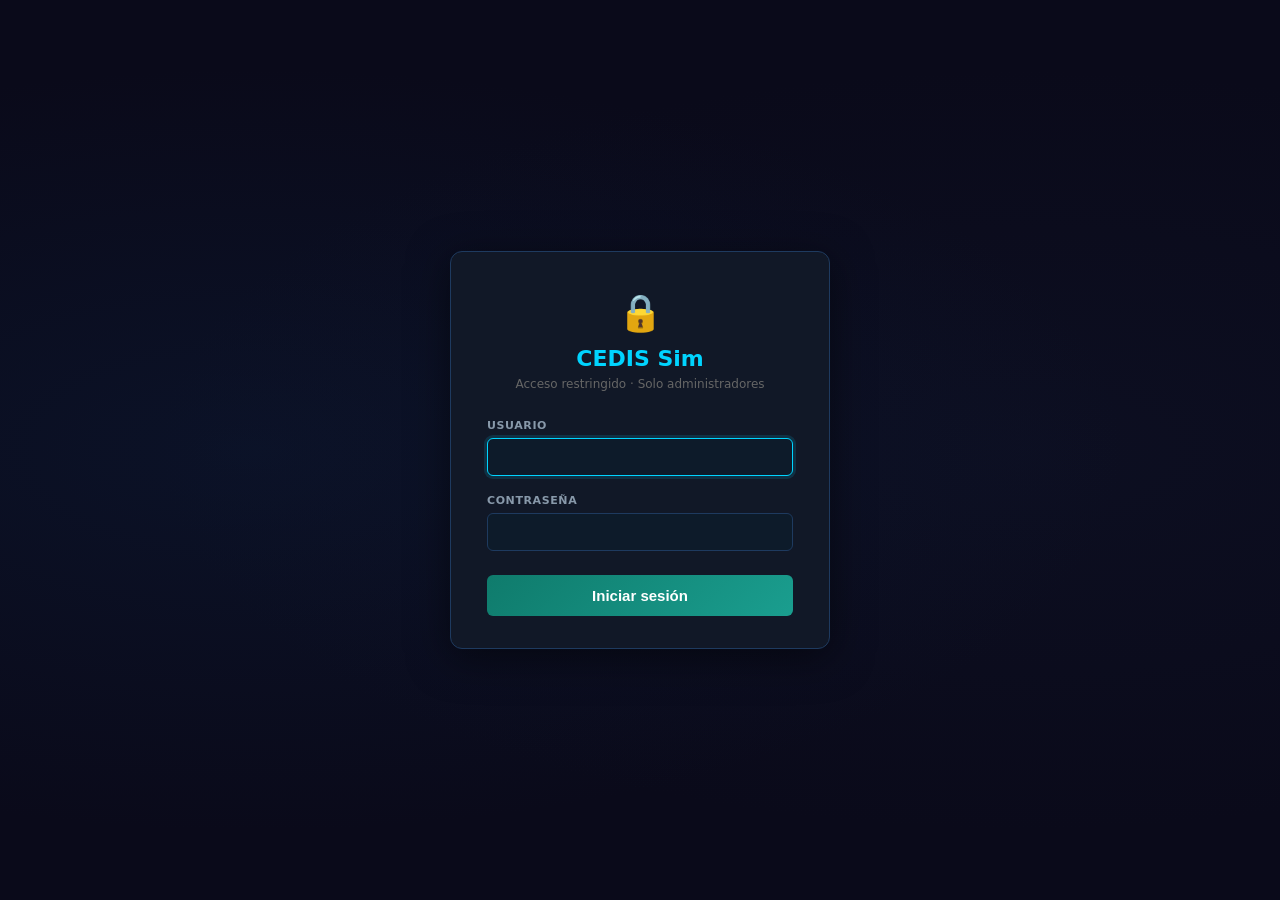
<file: frontend/login.html>
<!DOCTYPE html>
<html lang="es">
<head>
  <meta charset="UTF-8" />
  <meta name="viewport" content="width=device-width, initial-scale=1.0" />
  <title>CEDIS Sim · Login</title>
  <style>
    * { margin: 0; padding: 0; box-sizing: border-box; }
    body {
      font-family: 'Segoe UI', system-ui, -apple-system, sans-serif;
      background: #0a0a1a;
      color: #e0e0e0;
      min-height: 100vh;
      display: flex;
      align-items: center;
      justify-content: center;
      background-image:
        radial-gradient(ellipse at 20% 50%, #0d224255 0%, transparent 60%),
        radial-gradient(ellipse at 80% 50%, #16213e33 0%, transparent 60%);
    }
    .login-card {
      background: #111827;
      border: 1px solid #1e3a5f;
      border-radius: 12px;
      padding: 40px 36px 32px;
      width: 380px;
      box-shadow: 0 8px 40px #00000080;
    }
    .login-card h1 {
      text-align: center;
      font-size: 22px;
      color: #00d4ff;
      margin-bottom: 6px;
    }
    .login-card .subtitle {
      text-align: center;
      font-size: 12px;
      color: #666;
      margin-bottom: 28px;
    }
    .form-group {
      margin-bottom: 18px;
    }
    .form-group label {
      display: block;
      font-size: 11px;
      font-weight: 600;
      color: #8899aa;
      text-transform: uppercase;
      letter-spacing: 0.6px;
      margin-bottom: 6px;
    }
    .form-group input {
      width: 100%;
      padding: 10px 14px;
      background: #0d1b2a;
      border: 1px solid #1e3a5f;
      border-radius: 6px;
      color: #e0e0e0;
      font-size: 14px;
      outline: none;
      transition: border-color 0.2s, box-shadow 0.2s;
    }
    .form-group input:focus {
      border-color: #00d4ff;
      box-shadow: 0 0 0 3px #00d4ff22;
    }
    .btn-login {
      width: 100%;
      padding: 12px;
      background: linear-gradient(135deg, #0f7b6c, #1a9e8f);
      border: none;
      border-radius: 6px;
      color: #fff;
      font-size: 15px;
      font-weight: 600;
      cursor: pointer;
      transition: opacity 0.2s;
      margin-top: 6px;
    }
    .btn-login:hover { opacity: 0.88; }
    .error-msg {
      background: #ff525222;
      border: 1px solid #ff525255;
      color: #ff5252;
      padding: 8px 12px;
      border-radius: 6px;
      font-size: 12px;
      text-align: center;
      margin-bottom: 18px;
    }
    .lock-icon {
      text-align: center;
      font-size: 36px;
      margin-bottom: 12px;
    }
  </style>
</head>
<body>
  <div class="login-card">
    <div class="lock-icon">🔒</div>
    <h1>CEDIS Sim</h1>
    <p class="subtitle">Acceso restringido · Solo administradores</p>

    <div id="errorBox" class="error-msg" style="display:none;">
      Usuario o contraseña incorrectos
    </div>

    <form action="/login" method="POST">
      <div class="form-group">
        <label for="username">Usuario</label>
        <input type="text" id="username" name="username" autocomplete="username" required autofocus />
      </div>
      <div class="form-group">
        <label for="password">Contraseña</label>
        <input type="password" id="password" name="password" autocomplete="current-password" required />
      </div>
      <button type="submit" class="btn-login">Iniciar sesión</button>
    </form>


  </div>

  <script>
    // Mostrar error si viene de un intento fallido
    if (new URLSearchParams(window.location.search).get('error')) {
      document.getElementById('errorBox').style.display = 'block';
    }
  </script>
</body>
</html>
</file>
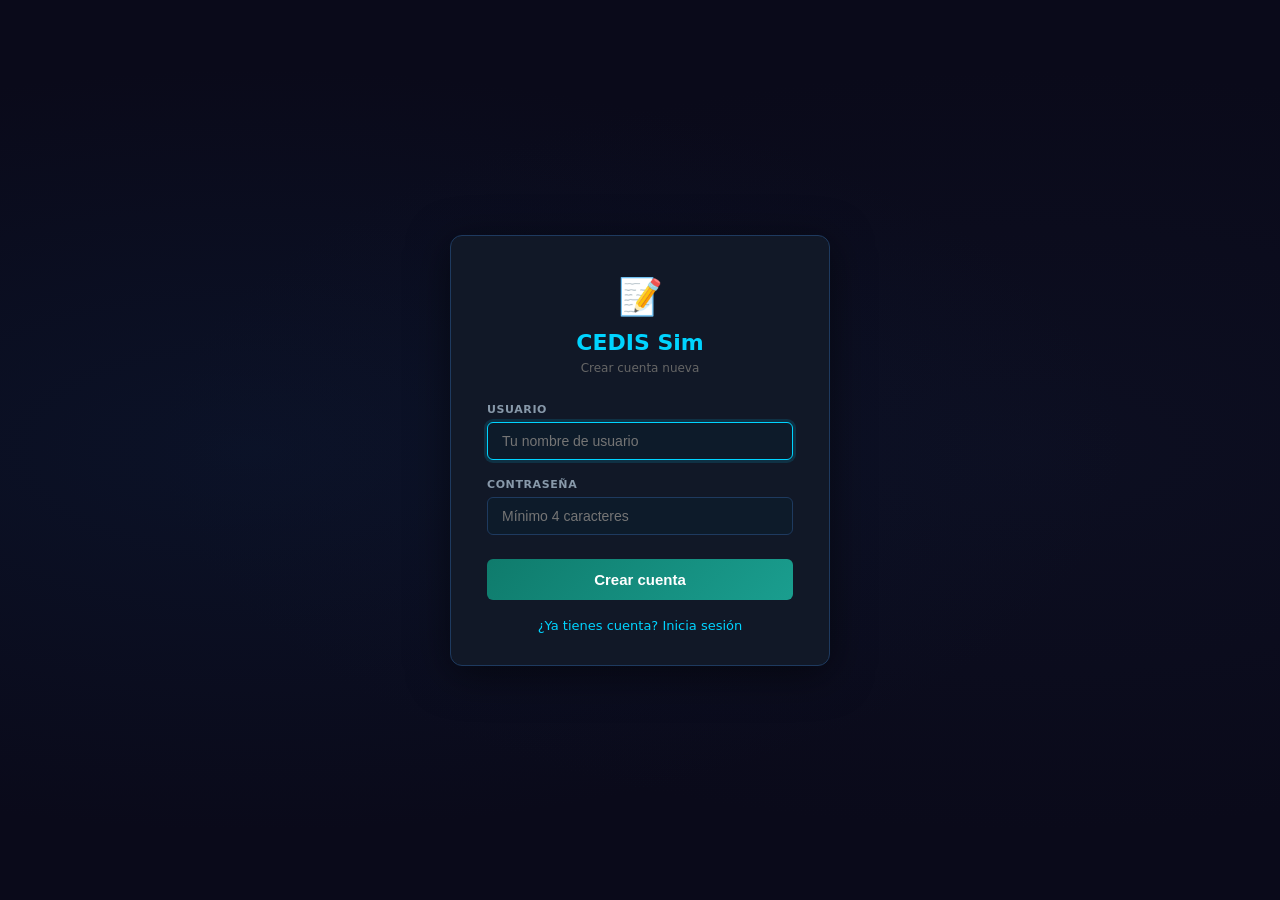
<file: frontend/register.html>
<!DOCTYPE html>
<html lang="es">
<head>
  <meta charset="UTF-8" />
  <meta name="viewport" content="width=device-width, initial-scale=1.0" />
  <title>CEDIS Sim · Registro</title>
  <style>
    * { margin: 0; padding: 0; box-sizing: border-box; }
    body {
      font-family: 'Segoe UI', system-ui, -apple-system, sans-serif;
      background: #0a0a1a;
      color: #e0e0e0;
      min-height: 100vh;
      display: flex;
      align-items: center;
      justify-content: center;
      background-image:
        radial-gradient(ellipse at 20% 50%, #0d224255 0%, transparent 60%),
        radial-gradient(ellipse at 80% 50%, #16213e33 0%, transparent 60%);
    }
    .login-card {
      background: #111827;
      border: 1px solid #1e3a5f;
      border-radius: 12px;
      padding: 40px 36px 32px;
      width: 380px;
      box-shadow: 0 8px 40px #00000080;
    }
    .login-card h1 {
      text-align: center;
      font-size: 22px;
      color: #00d4ff;
      margin-bottom: 6px;
    }
    .login-card .subtitle {
      text-align: center;
      font-size: 12px;
      color: #666;
      margin-bottom: 28px;
    }
    .form-group {
      margin-bottom: 18px;
    }
    .form-group label {
      display: block;
      font-size: 11px;
      font-weight: 600;
      color: #8899aa;
      text-transform: uppercase;
      letter-spacing: 0.6px;
      margin-bottom: 6px;
    }
    .form-group input {
      width: 100%;
      padding: 10px 14px;
      background: #0d1b2a;
      border: 1px solid #1e3a5f;
      border-radius: 6px;
      color: #e0e0e0;
      font-size: 14px;
      outline: none;
      transition: border-color 0.2s, box-shadow 0.2s;
    }
    .form-group input:focus {
      border-color: #00d4ff;
      box-shadow: 0 0 0 3px #00d4ff22;
    }
    .btn-register {
      width: 100%;
      padding: 12px;
      background: linear-gradient(135deg, #0f7b6c, #1a9e8f);
      border: none;
      border-radius: 6px;
      color: #fff;
      font-size: 15px;
      font-weight: 600;
      cursor: pointer;
      transition: opacity 0.2s;
      margin-top: 6px;
    }
    .btn-register:hover { opacity: 0.88; }
    .error-msg {
      background: #ff525222;
      border: 1px solid #ff525255;
      color: #ff5252;
      padding: 8px 12px;
      border-radius: 6px;
      font-size: 12px;
      text-align: center;
      margin-bottom: 18px;
    }
    .lock-icon {
      text-align: center;
      font-size: 36px;
      margin-bottom: 12px;
    }
    .link-login {
      display: block;
      text-align: center;
      margin-top: 18px;
      color: #00d4ff;
      font-size: 13px;
      text-decoration: none;
    }
    .link-login:hover { text-decoration: underline; }
  </style>
</head>
<body>
  <div class="login-card">
    <div class="lock-icon">📝</div>
    <h1>CEDIS Sim</h1>
    <p class="subtitle">Crear cuenta nueva</p>

    <div id="errorBox" class="error-msg" style="display:none;"></div>

    <form action="/register" method="POST">
      <div class="form-group">
        <label for="username">Usuario</label>
        <input type="text" id="username" name="username" placeholder="Tu nombre de usuario" autocomplete="username" required autofocus />
      </div>
      <div class="form-group">
        <label for="password">Contraseña</label>
        <input type="password" id="password" name="password" placeholder="Mínimo 4 caracteres" autocomplete="new-password" required minlength="4" />
      </div>
      <button type="submit" class="btn-register">Crear cuenta</button>
    </form>

    <a href="/login" class="link-login">¿Ya tienes cuenta? Inicia sesión</a>
  </div>

  <script>
    const params = new URLSearchParams(window.location.search);
    const err = params.get('error');
    if (err) {
      const box = document.getElementById('errorBox');
      const msgs = {
        validacion: 'El usuario no puede estar vacío y la contraseña debe tener al menos 4 caracteres.',
        existe: 'Ese nombre de usuario ya está registrado.',
        servidor: 'Error del servidor. Intenta de nuevo.',
      };
      box.textContent = msgs[err] || 'Error desconocido.';
      box.style.display = 'block';
    }
  </script>
</body>
</html>
</file>
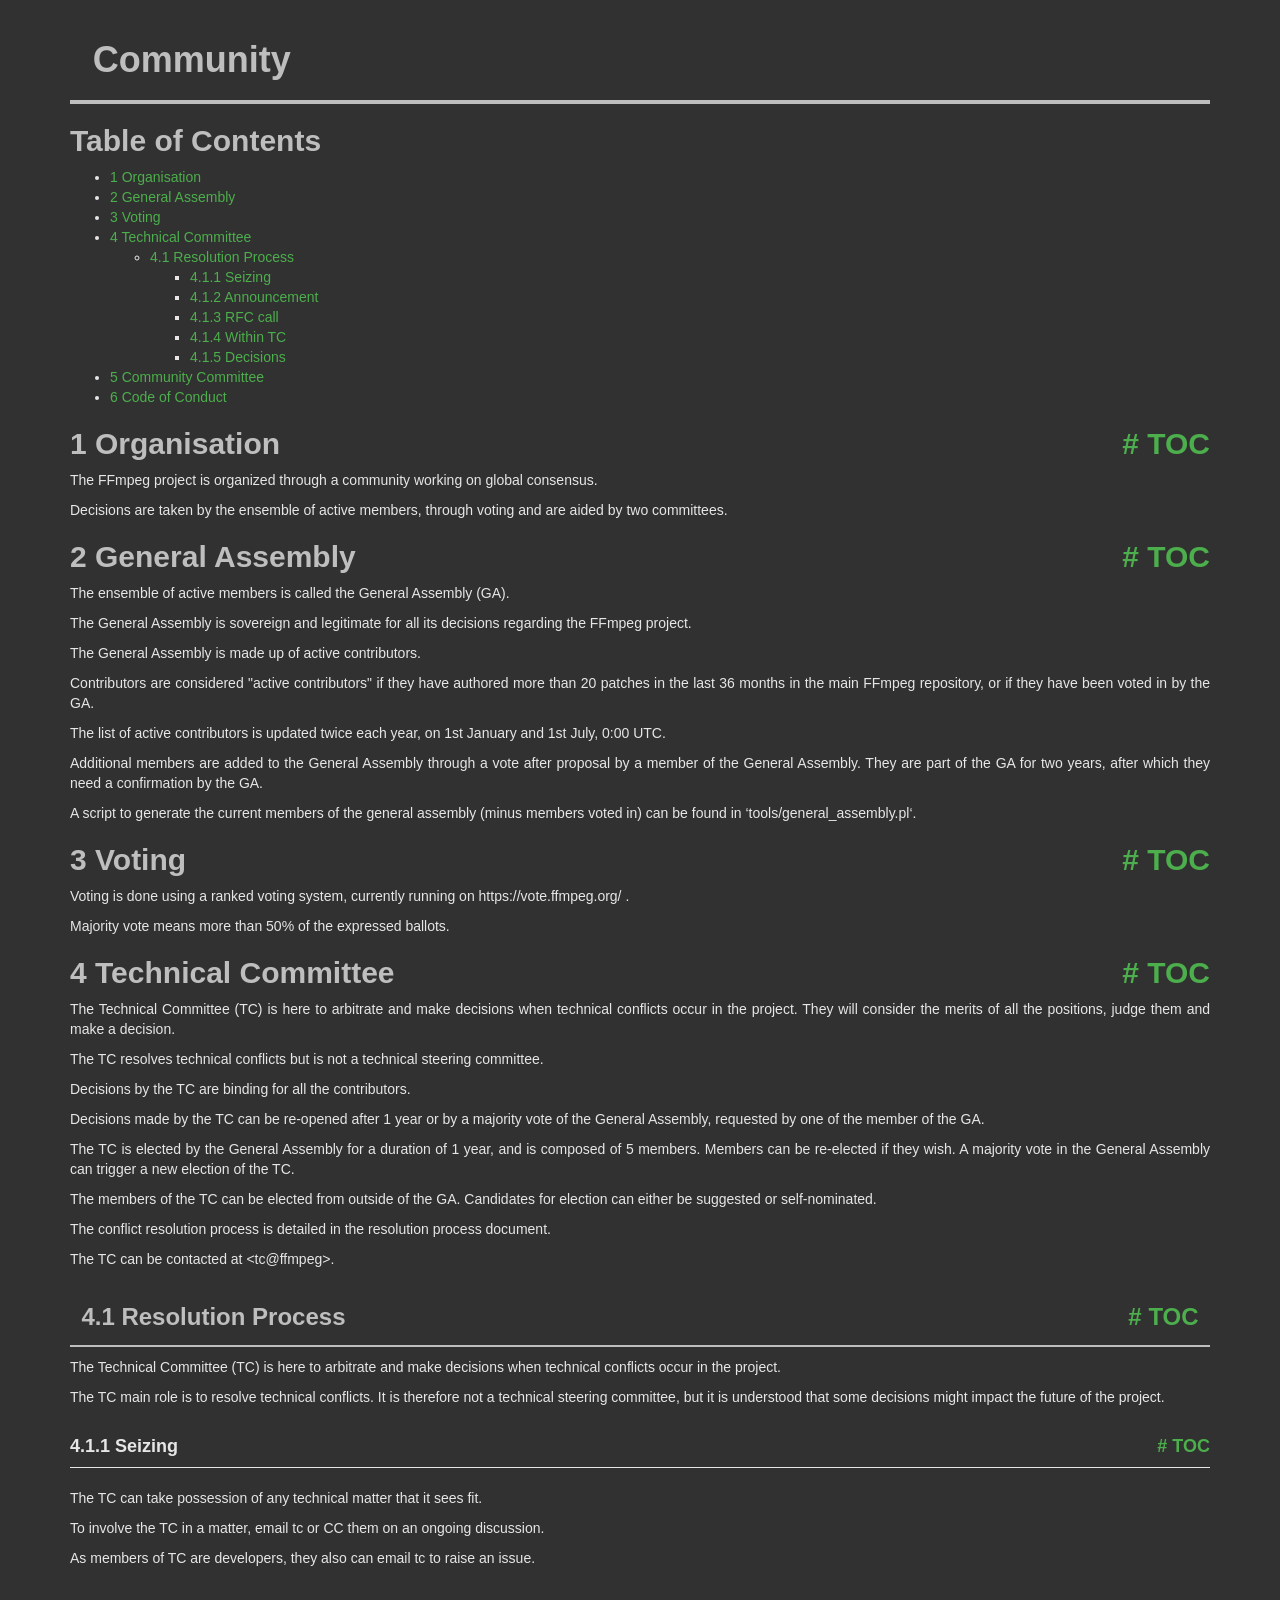
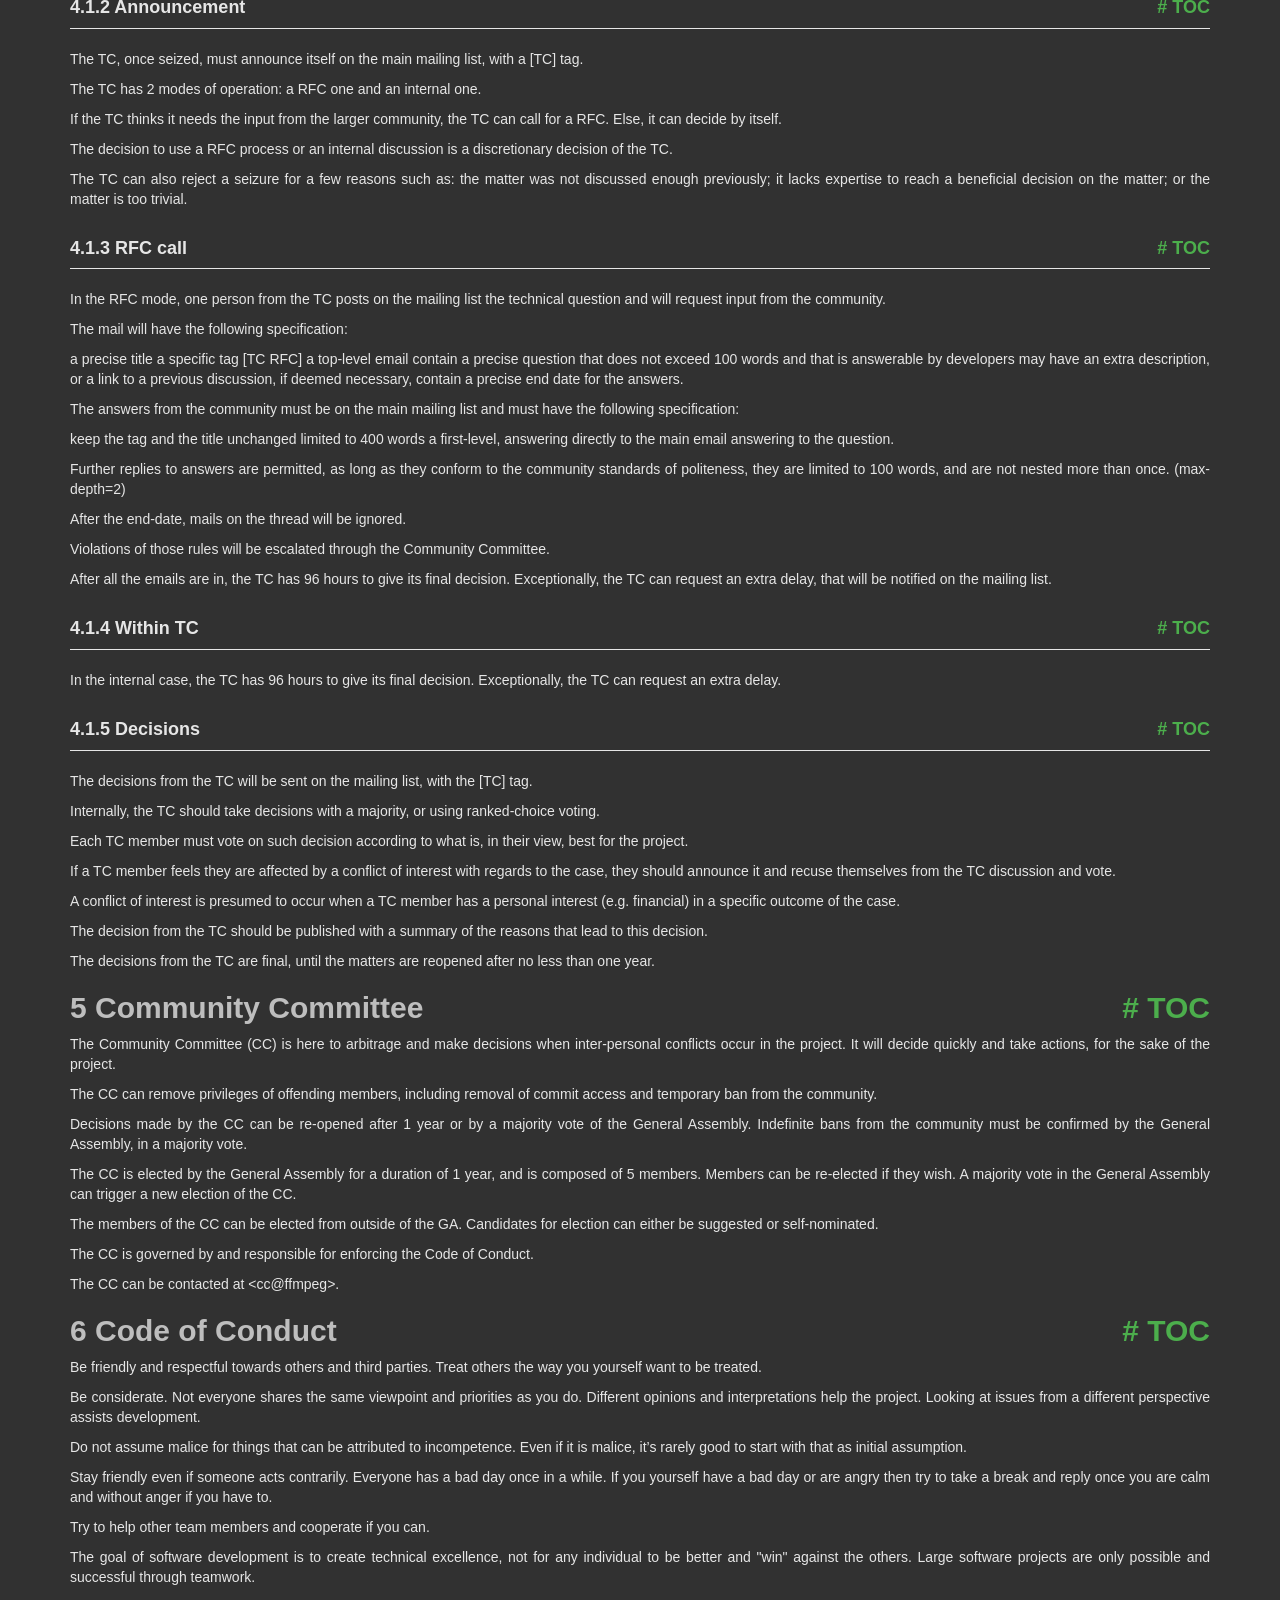
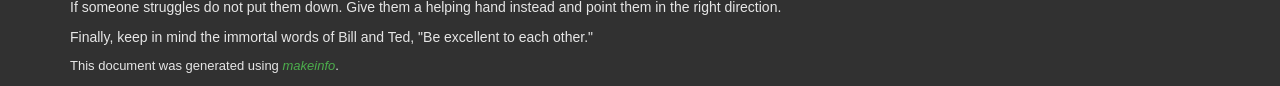
<file: ffmpeg-8.0.1-essentials_build/doc/community.html>
<!DOCTYPE html PUBLIC "-//W3C//DTD HTML 4.01 Transitional//EN" "http://www.w3.org/TR/html4/loose.dtd">
<html>
<!-- Created by GNU Texinfo 7.2, https://www.gnu.org/software/texinfo/ -->
  <head>
    <meta charset="utf-8">
    <title>
      Community
    </title>
    <meta name="viewport" content="width=device-width,initial-scale=1.0">
    <link rel="stylesheet" type="text/css" href="bootstrap.min.css">
    <link rel="stylesheet" type="text/css" href="style.min.css">
  </head>
  <body>
    <div class="container">
      <h1>
      Community
      </h1>


<a name="SEC_Top"></a>

<div class="region-contents" id="SEC_Contents">
<h2 class="contents-heading">Table of Contents</h2>

<div class="contents">

<ul class="toc-numbered-mark">
  <li><a id="toc-Organisation" href="#Organisation-1">1 Organisation</a></li>
  <li><a id="toc-General-Assembly" href="#General-Assembly-1">2 General Assembly</a></li>
  <li><a id="toc-Voting" href="#Voting-1">3 Voting</a></li>
  <li><a id="toc-Technical-Committee" href="#Technical-Committee-1">4 Technical Committee</a>
  <ul class="toc-numbered-mark">
    <li><a id="toc-Resolution-Process" href="#Resolution-Process-1">4.1 Resolution Process</a>
    <ul class="toc-numbered-mark">
      <li><a id="toc-Seizing" href="#Seizing">4.1.1 Seizing</a></li>
      <li><a id="toc-Announcement" href="#Announcement">4.1.2 Announcement</a></li>
      <li><a id="toc-RFC-call" href="#RFC-call">4.1.3 RFC call</a></li>
      <li><a id="toc-Within-TC" href="#Within-TC">4.1.4 Within TC</a></li>
      <li><a id="toc-Decisions" href="#Decisions">4.1.5 Decisions</a></li>
    </ul></li>
  </ul></li>
  <li><a id="toc-Community-Committee" href="#Community-Committee-1">5 Community Committee</a></li>
  <li><a id="toc-Code-of-Conduct" href="#Code-of-Conduct-1">6 Code of Conduct</a></li>
</ul>
</div>
</div>

<a class="anchor" id="Organisation"></a><a name="Organisation-1"></a>
<h2 class="chapter">1 Organisation<span class="pull-right"><a class="anchor hidden-xs" href="#Organisation" aria-hidden="true">#</a> <a class="anchor hidden-xs"href="#toc-Organisation" aria-hidden="true">TOC</a></span></h2>

<p>The FFmpeg project is organized through a community working on global consensus.
</p>
<p>Decisions are taken by the ensemble of active members, through voting and are aided by two committees.
</p>
<a class="anchor" id="General-Assembly"></a><a name="General-Assembly-1"></a>
<h2 class="chapter">2 General Assembly<span class="pull-right"><a class="anchor hidden-xs" href="#General-Assembly" aria-hidden="true">#</a> <a class="anchor hidden-xs"href="#toc-General-Assembly" aria-hidden="true">TOC</a></span></h2>

<p>The ensemble of active members is called the General Assembly (GA).
</p>
<p>The General Assembly is sovereign and legitimate for all its decisions regarding the FFmpeg project.
</p>
<p>The General Assembly is made up of active contributors.
</p>
<p>Contributors are considered &quot;active contributors&quot; if they have authored more than 20 patches in the last 36 months in the main FFmpeg repository, or if they have been voted in by the GA.
</p>
<p>The list of active contributors is updated twice each year, on 1st January and 1st July, 0:00 UTC.
</p>
<p>Additional members are added to the General Assembly through a vote after proposal by a member of the General Assembly. They are part of the GA for two years, after which they need a confirmation by the GA.
</p>
<p>A script to generate the current members of the general assembly (minus members voted in) can be found in &lsquo;tools/general_assembly.pl&lsquo;.
</p>
<a class="anchor" id="Voting"></a><a name="Voting-1"></a>
<h2 class="chapter">3 Voting<span class="pull-right"><a class="anchor hidden-xs" href="#Voting" aria-hidden="true">#</a> <a class="anchor hidden-xs"href="#toc-Voting" aria-hidden="true">TOC</a></span></h2>

<p>Voting is done using a ranked voting system, currently running on https://vote.ffmpeg.org/ .
</p>
<p>Majority vote means more than 50% of the expressed ballots.
</p>
<a class="anchor" id="Technical-Committee"></a><a name="Technical-Committee-1"></a>
<h2 class="chapter">4 Technical Committee<span class="pull-right"><a class="anchor hidden-xs" href="#Technical-Committee" aria-hidden="true">#</a> <a class="anchor hidden-xs"href="#toc-Technical-Committee" aria-hidden="true">TOC</a></span></h2>

<p>The Technical Committee (TC) is here to arbitrate and make decisions when technical conflicts occur in the project. They will consider the merits of all the positions, judge them and make a decision.
</p>
<p>The TC resolves technical conflicts but is not a technical steering committee.
</p>
<p>Decisions by the TC are binding for all the contributors.
</p>
<p>Decisions made by the TC can be re-opened after 1 year or by a majority vote of the General Assembly, requested by one of the member of the GA.
</p>
<p>The TC is elected by the General Assembly for a duration of 1 year, and is composed of 5 members. Members can be re-elected if they wish. A majority vote in the General Assembly can trigger a new election of the TC.
</p>
<p>The members of the TC can be elected from outside of the GA. Candidates for election can either be suggested or self-nominated.
</p>
<p>The conflict resolution process is detailed in the resolution process document.
</p>
<p>The TC can be contacted at &lt;tc@ffmpeg&gt;.
</p>
<a class="anchor" id="Resolution-Process"></a><a name="Resolution-Process-1"></a>
<h3 class="section">4.1 Resolution Process<span class="pull-right"><a class="anchor hidden-xs" href="#Resolution-Process" aria-hidden="true">#</a> <a class="anchor hidden-xs"href="#toc-Resolution-Process" aria-hidden="true">TOC</a></span></h3>

<p>The Technical Committee (TC) is here to arbitrate and make decisions when technical conflicts occur in the project.
</p>
<p>The TC main role is to resolve technical conflicts. It is therefore not a technical steering committee, but it is understood that some decisions might impact the future of the project.
</p>
<a name="Seizing"></a>
<h4 class="subsection">4.1.1 Seizing<span class="pull-right"><a class="anchor hidden-xs" href="#Seizing" aria-hidden="true">#</a> <a class="anchor hidden-xs"href="#toc-Seizing" aria-hidden="true">TOC</a></span></h4>

<p>The TC can take possession of any technical matter that it sees fit.
</p>
<p>To involve the TC in a matter, email tc&nbsp;or CC them on an ongoing discussion.
</p>
<p>As members of TC are developers, they also can email tc&nbsp;to raise an issue.
</p><a name="Announcement"></a>
<h4 class="subsection">4.1.2 Announcement<span class="pull-right"><a class="anchor hidden-xs" href="#Announcement" aria-hidden="true">#</a> <a class="anchor hidden-xs"href="#toc-Announcement" aria-hidden="true">TOC</a></span></h4>

<p>The TC, once seized, must announce itself on the main mailing list, with a [TC] tag.
</p>
<p>The TC has 2 modes of operation: a RFC one and an internal one.
</p>
<p>If the TC thinks it needs the input from the larger community, the TC can call for a RFC. Else, it can decide by itself.
</p>
<p>The decision to use a RFC process or an internal discussion is a discretionary decision of the TC.
</p>
<p>The TC can also reject a seizure for a few reasons such as: the matter was not discussed enough previously; it lacks expertise to reach a beneficial decision on the matter; or the matter is too trivial.
</p><a name="RFC-call"></a>
<h4 class="subsection">4.1.3 RFC call<span class="pull-right"><a class="anchor hidden-xs" href="#RFC-call" aria-hidden="true">#</a> <a class="anchor hidden-xs"href="#toc-RFC-call" aria-hidden="true">TOC</a></span></h4>

<p>In the RFC mode, one person from the TC posts on the mailing list the technical question and will request input from the community.
</p>
<p>The mail will have the following specification:
</p>
<p>a precise title
    a specific tag [TC RFC]
    a top-level email
    contain a precise question that does not exceed 100 words and that is answerable by developers
    may have an extra description, or a link to a previous discussion, if deemed necessary,
    contain a precise end date for the answers.
</p>
<p>The answers from the community must be on the main mailing list and must have the following specification:
</p>
<p>keep the tag and the title unchanged
    limited to 400 words
    a first-level, answering directly to the main email
    answering to the question.
</p>
<p>Further replies to answers are permitted, as long as they conform to the community standards of politeness, they are limited to 100 words, and are not nested more than once. (max-depth=2)
</p>
<p>After the end-date, mails on the thread will be ignored.
</p>
<p>Violations of those rules will be escalated through the Community Committee.
</p>
<p>After all the emails are in, the TC has 96 hours to give its final decision. Exceptionally, the TC can request an extra delay, that will be notified on the mailing list.
</p><a name="Within-TC"></a>
<h4 class="subsection">4.1.4 Within TC<span class="pull-right"><a class="anchor hidden-xs" href="#Within-TC" aria-hidden="true">#</a> <a class="anchor hidden-xs"href="#toc-Within-TC" aria-hidden="true">TOC</a></span></h4>

<p>In the internal case, the TC has 96 hours to give its final decision. Exceptionally, the TC can request an extra delay.
</p><a name="Decisions"></a>
<h4 class="subsection">4.1.5 Decisions<span class="pull-right"><a class="anchor hidden-xs" href="#Decisions" aria-hidden="true">#</a> <a class="anchor hidden-xs"href="#toc-Decisions" aria-hidden="true">TOC</a></span></h4>

<p>The decisions from the TC will be sent on the mailing list, with the [TC] tag.
</p>
<p>Internally, the TC should take decisions with a majority, or using ranked-choice voting.
</p>
<p>Each TC member must vote on such decision according to what is, in their view, best for the project.
</p>
<p>If a TC member feels they are affected by a conflict of interest with regards to the case, they should announce it and recuse themselves from the TC
discussion and vote.
</p>
<p>A conflict of interest is presumed to occur when a TC member has a personal interest (e.g. financial) in a specific outcome of the case.
</p>
<p>The decision from the TC should be published with a summary of the reasons that lead to this decision.
</p>
<p>The decisions from the TC are final, until the matters are reopened after no less than one year.
</p>
<a class="anchor" id="Community-Committee"></a><a name="Community-Committee-1"></a>
<h2 class="chapter">5 Community Committee<span class="pull-right"><a class="anchor hidden-xs" href="#Community-Committee" aria-hidden="true">#</a> <a class="anchor hidden-xs"href="#toc-Community-Committee" aria-hidden="true">TOC</a></span></h2>

<p>The Community Committee (CC) is here to arbitrage and make decisions when inter-personal conflicts occur in the project. It will decide quickly and take actions, for the sake of the project.
</p>
<p>The CC can remove privileges of offending members, including removal of commit access and temporary ban from the community.
</p>
<p>Decisions made by the CC can be re-opened after 1 year or by a majority vote of the General Assembly. Indefinite bans from the community must be confirmed by the General Assembly, in a majority vote.
</p>
<p>The CC is elected by the General Assembly for a duration of 1 year, and is composed of 5 members. Members can be re-elected if they wish. A majority vote in the General Assembly can trigger a new election of the CC.
</p>
<p>The members of the CC can be elected from outside of the GA. Candidates for election can either be suggested or self-nominated.
</p>
<p>The CC is governed by and responsible for enforcing the Code of Conduct.
</p>
<p>The CC can be contacted at &lt;cc@ffmpeg&gt;.
</p>
<a class="anchor" id="Code-of-Conduct"></a><a name="Code-of-Conduct-1"></a>
<h2 class="chapter">6 Code of Conduct<span class="pull-right"><a class="anchor hidden-xs" href="#Code-of-Conduct" aria-hidden="true">#</a> <a class="anchor hidden-xs"href="#toc-Code-of-Conduct" aria-hidden="true">TOC</a></span></h2>

<p>Be friendly and respectful towards others and third parties.
Treat others the way you yourself want to be treated.
</p>
<p>Be considerate. Not everyone shares the same viewpoint and priorities as you do.
Different opinions and interpretations help the project.
Looking at issues from a different perspective assists development.
</p>
<p>Do not assume malice for things that can be attributed to incompetence. Even if
it is malice, it&rsquo;s rarely good to start with that as initial assumption.
</p>
<p>Stay friendly even if someone acts contrarily. Everyone has a bad day
once in a while.
If you yourself have a bad day or are angry then try to take a break and reply
once you are calm and without anger if you have to.
</p>
<p>Try to help other team members and cooperate if you can.
</p>
<p>The goal of software development is to create technical excellence, not for any
individual to be better and &quot;win&quot; against the others. Large software projects
are only possible and successful through teamwork.
</p>
<p>If someone struggles do not put them down. Give them a helping hand
instead and point them in the right direction.
</p>
<p>Finally, keep in mind the immortal words of Bill and Ted,
&quot;Be excellent to each other.&quot;
</p>
      <p style="font-size: small;">
        This document was generated using <a class="uref" href="https://www.gnu.org/software/texinfo/"><em class="emph">makeinfo</em></a>.
      </p>
    </div>
  </body>
</html>
</file>
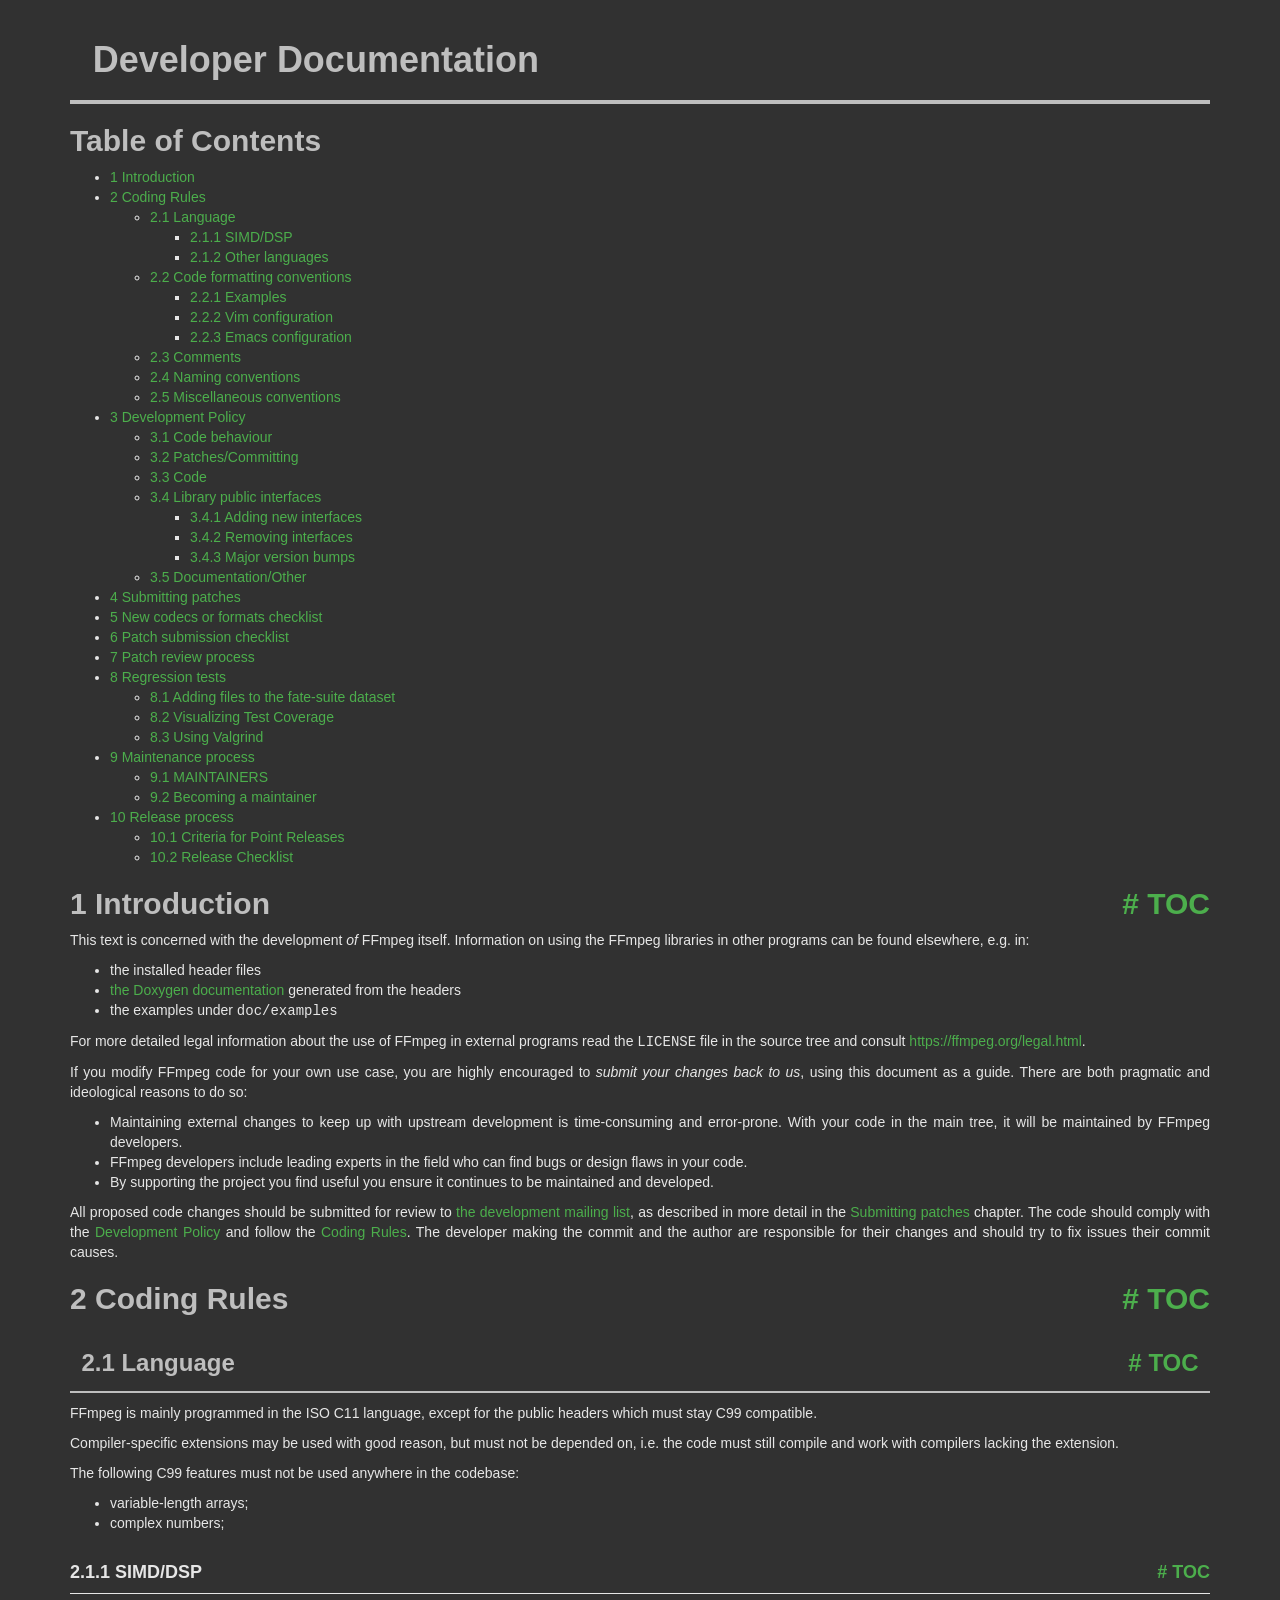
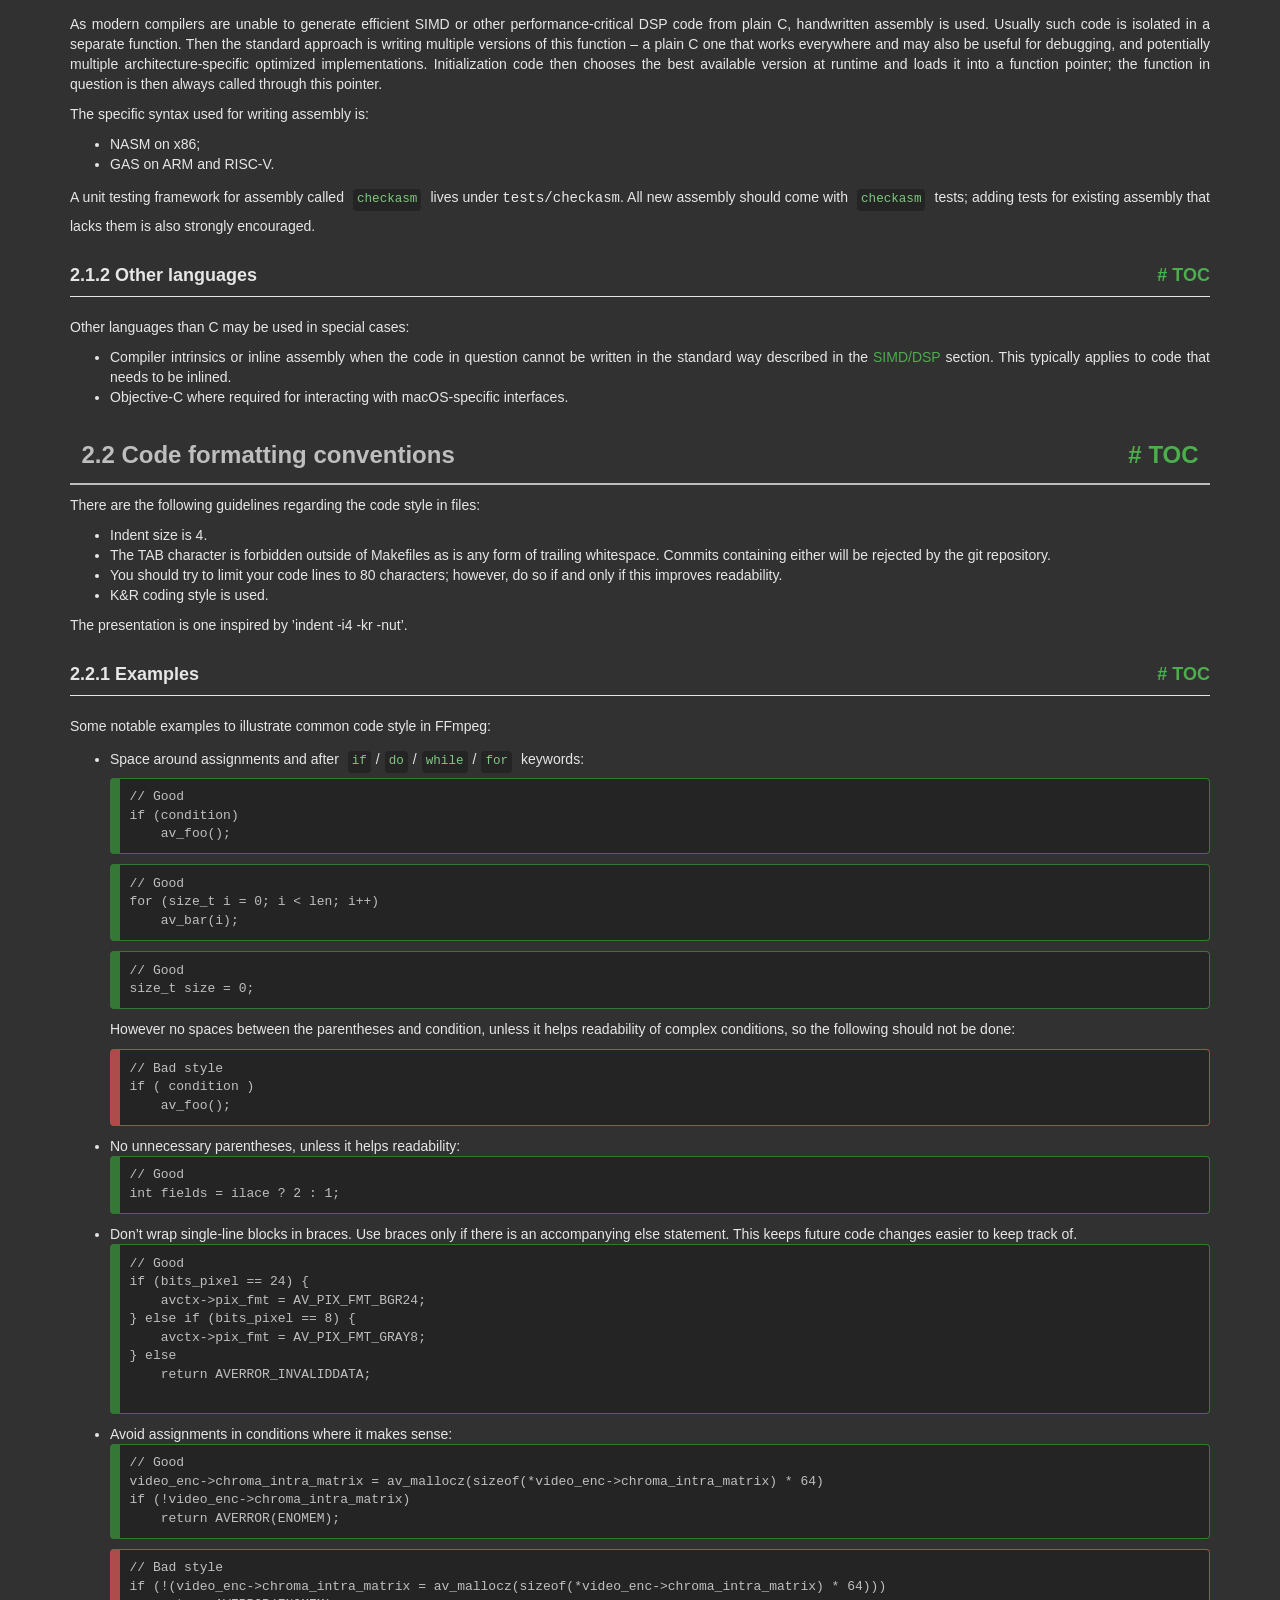
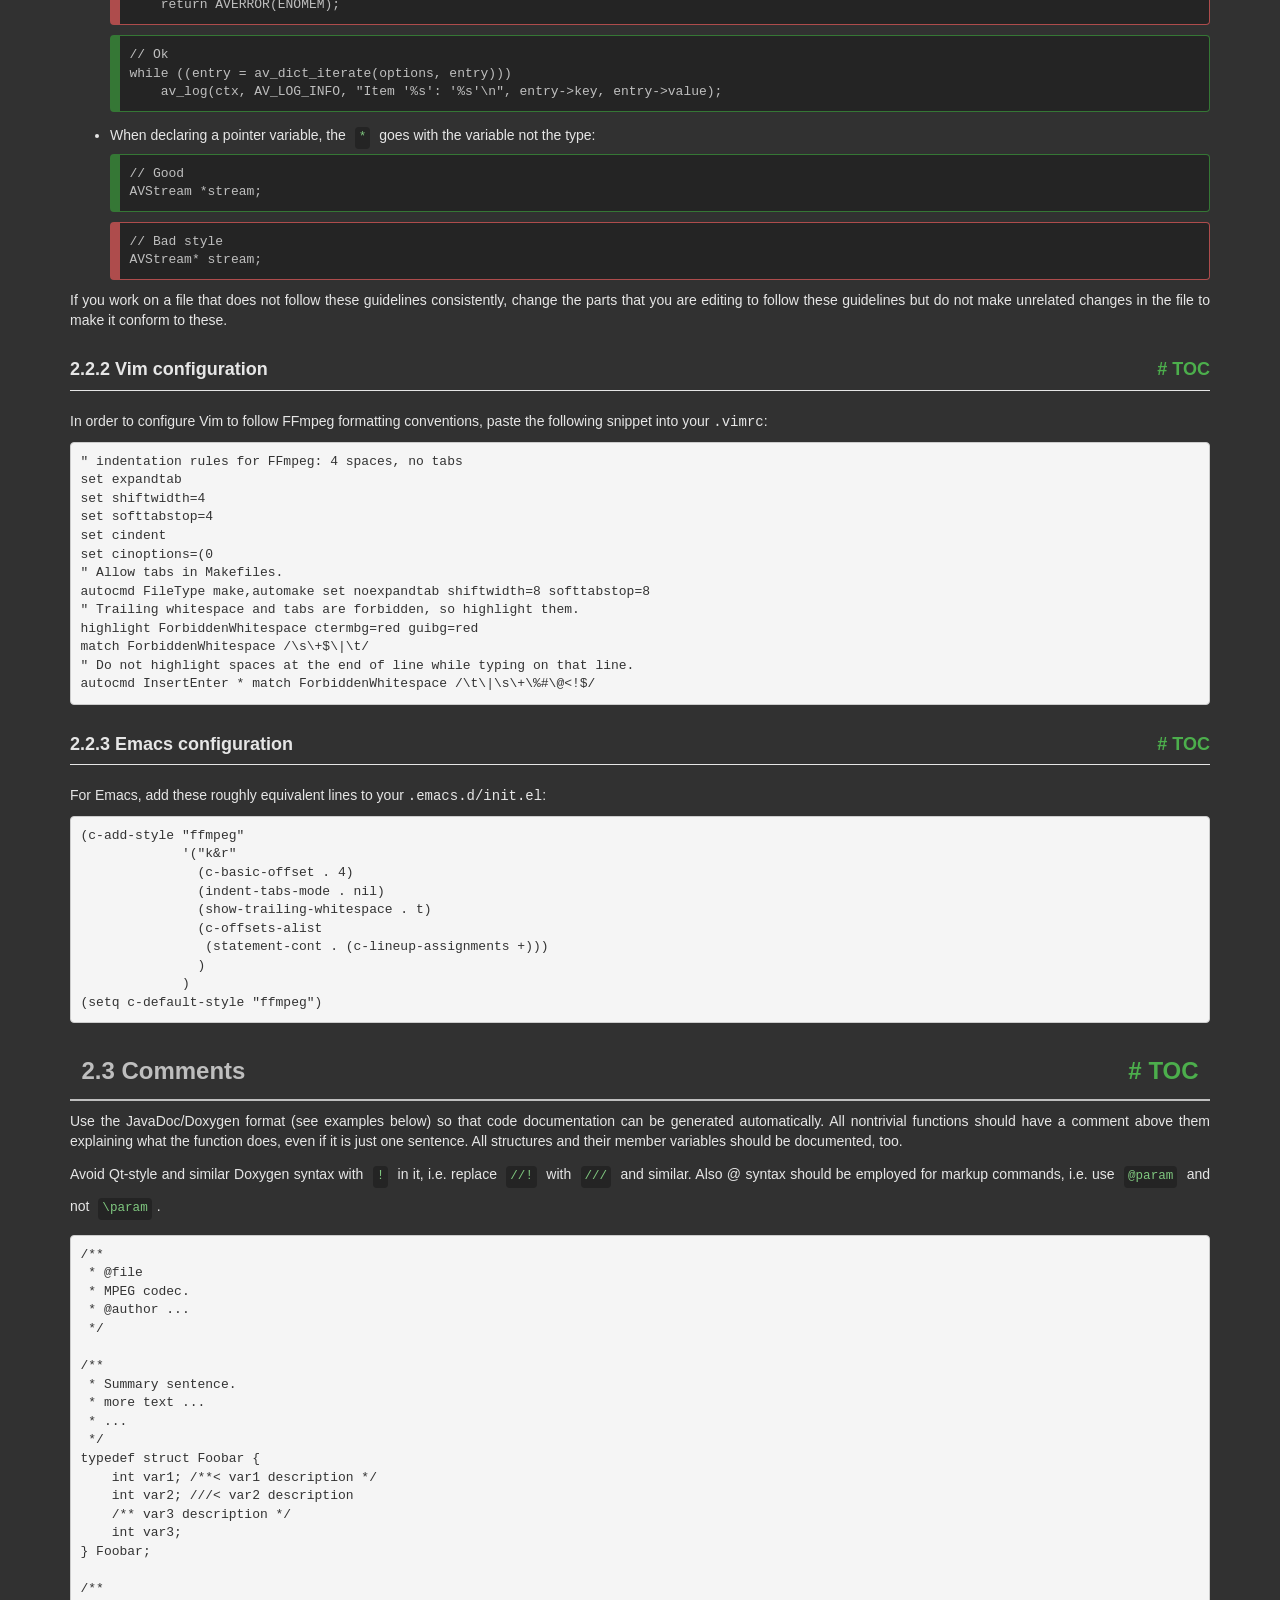
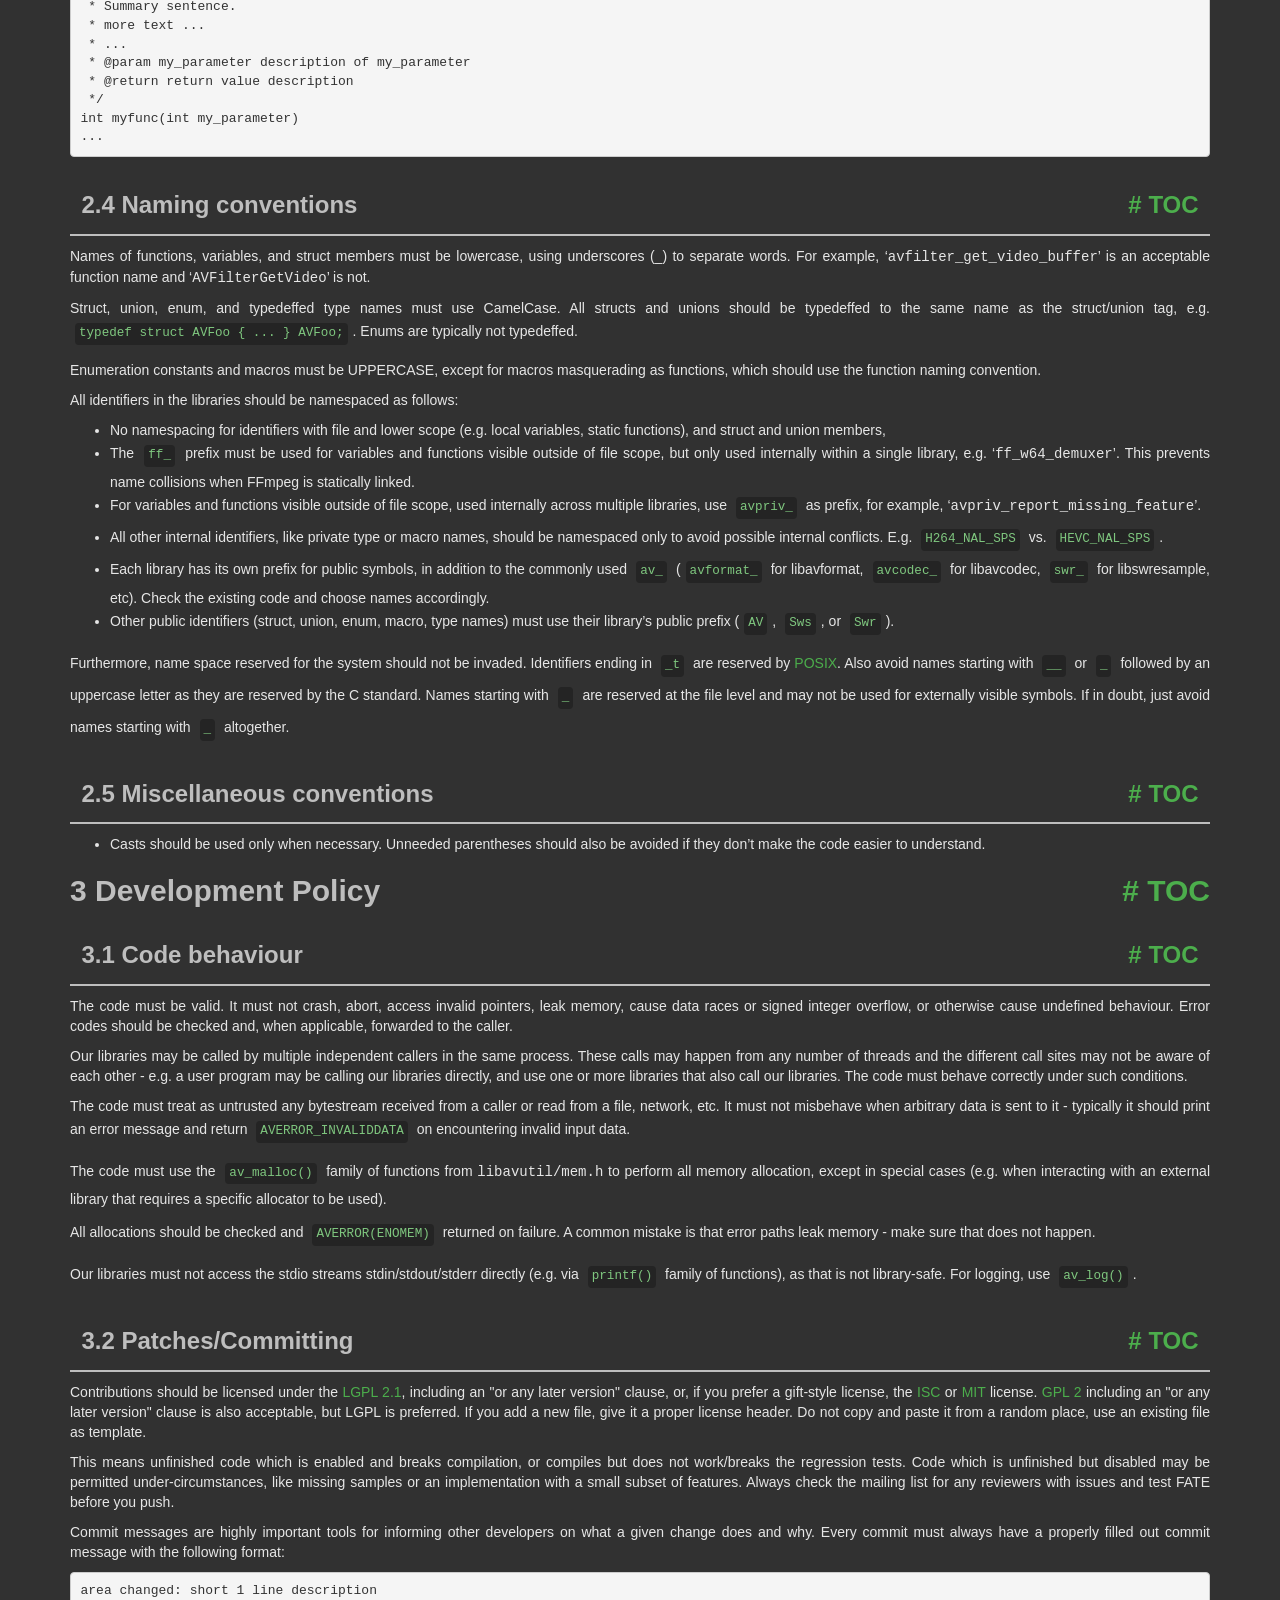
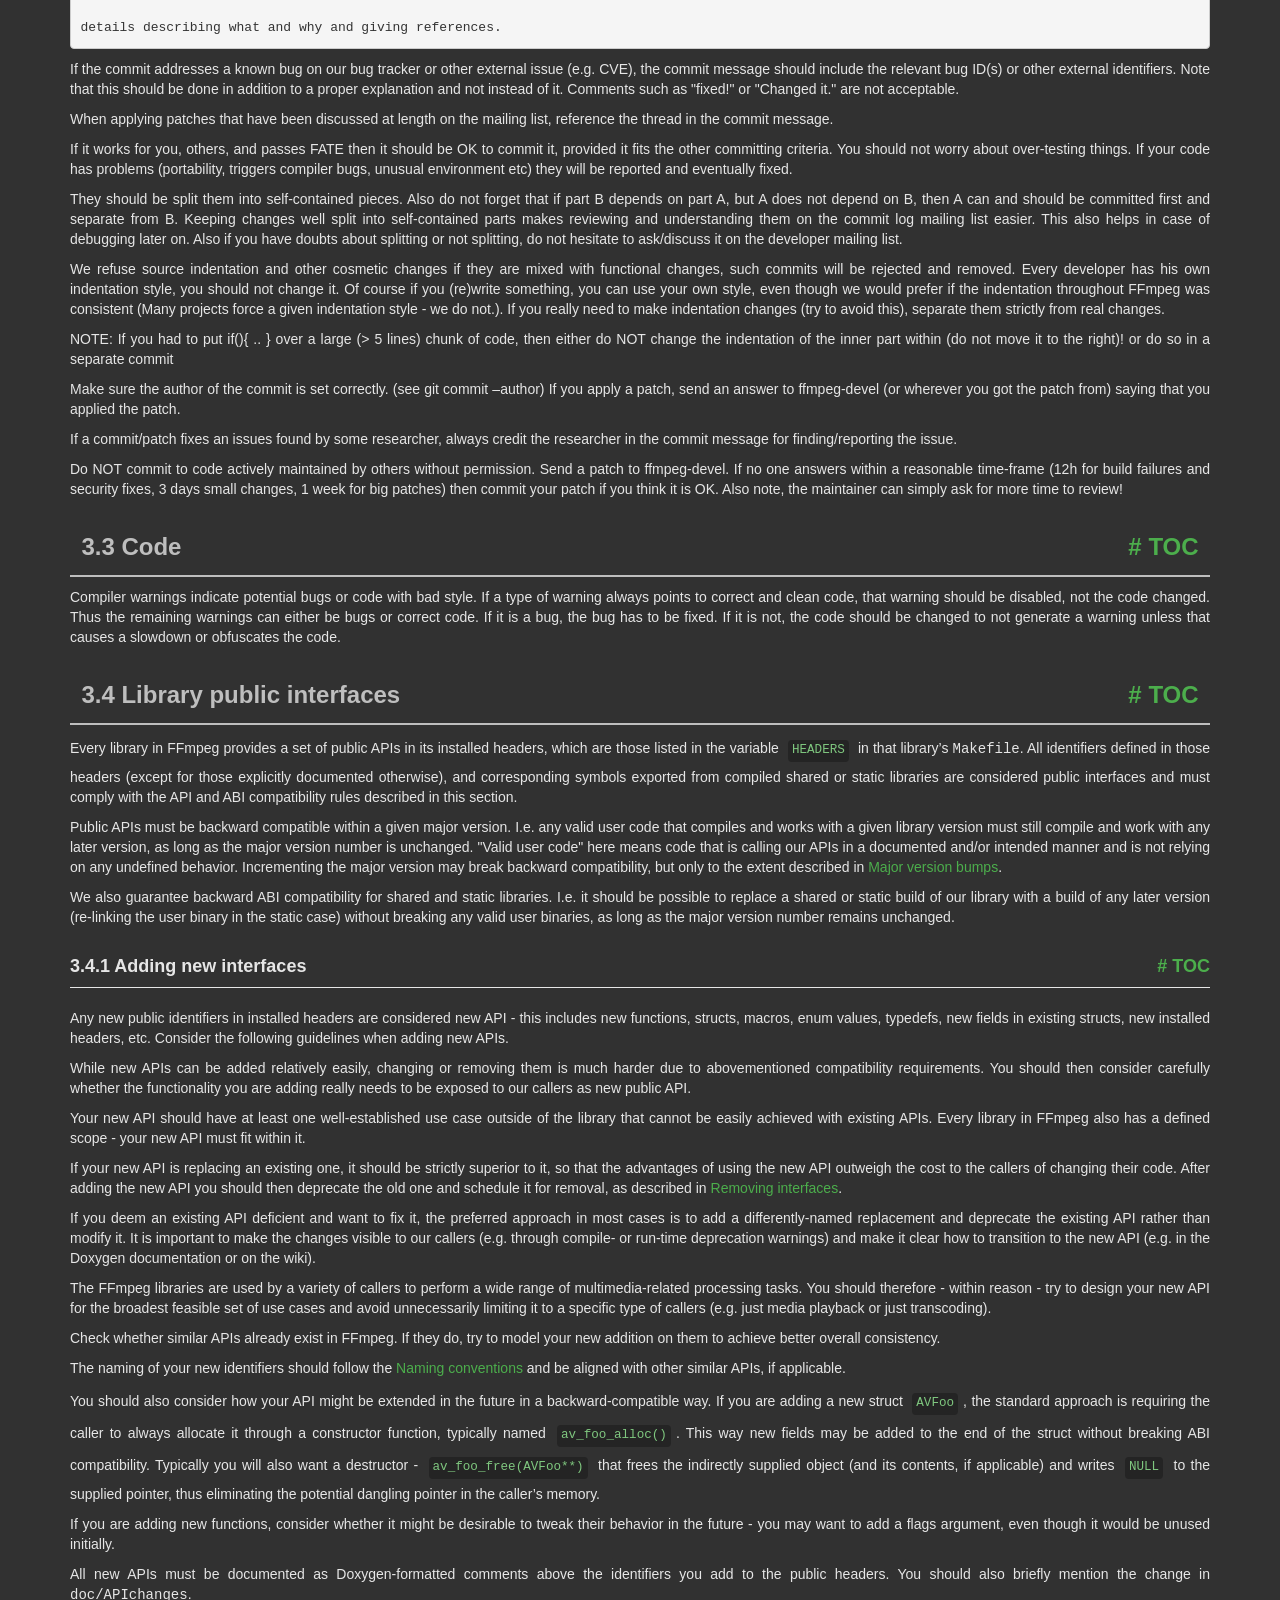
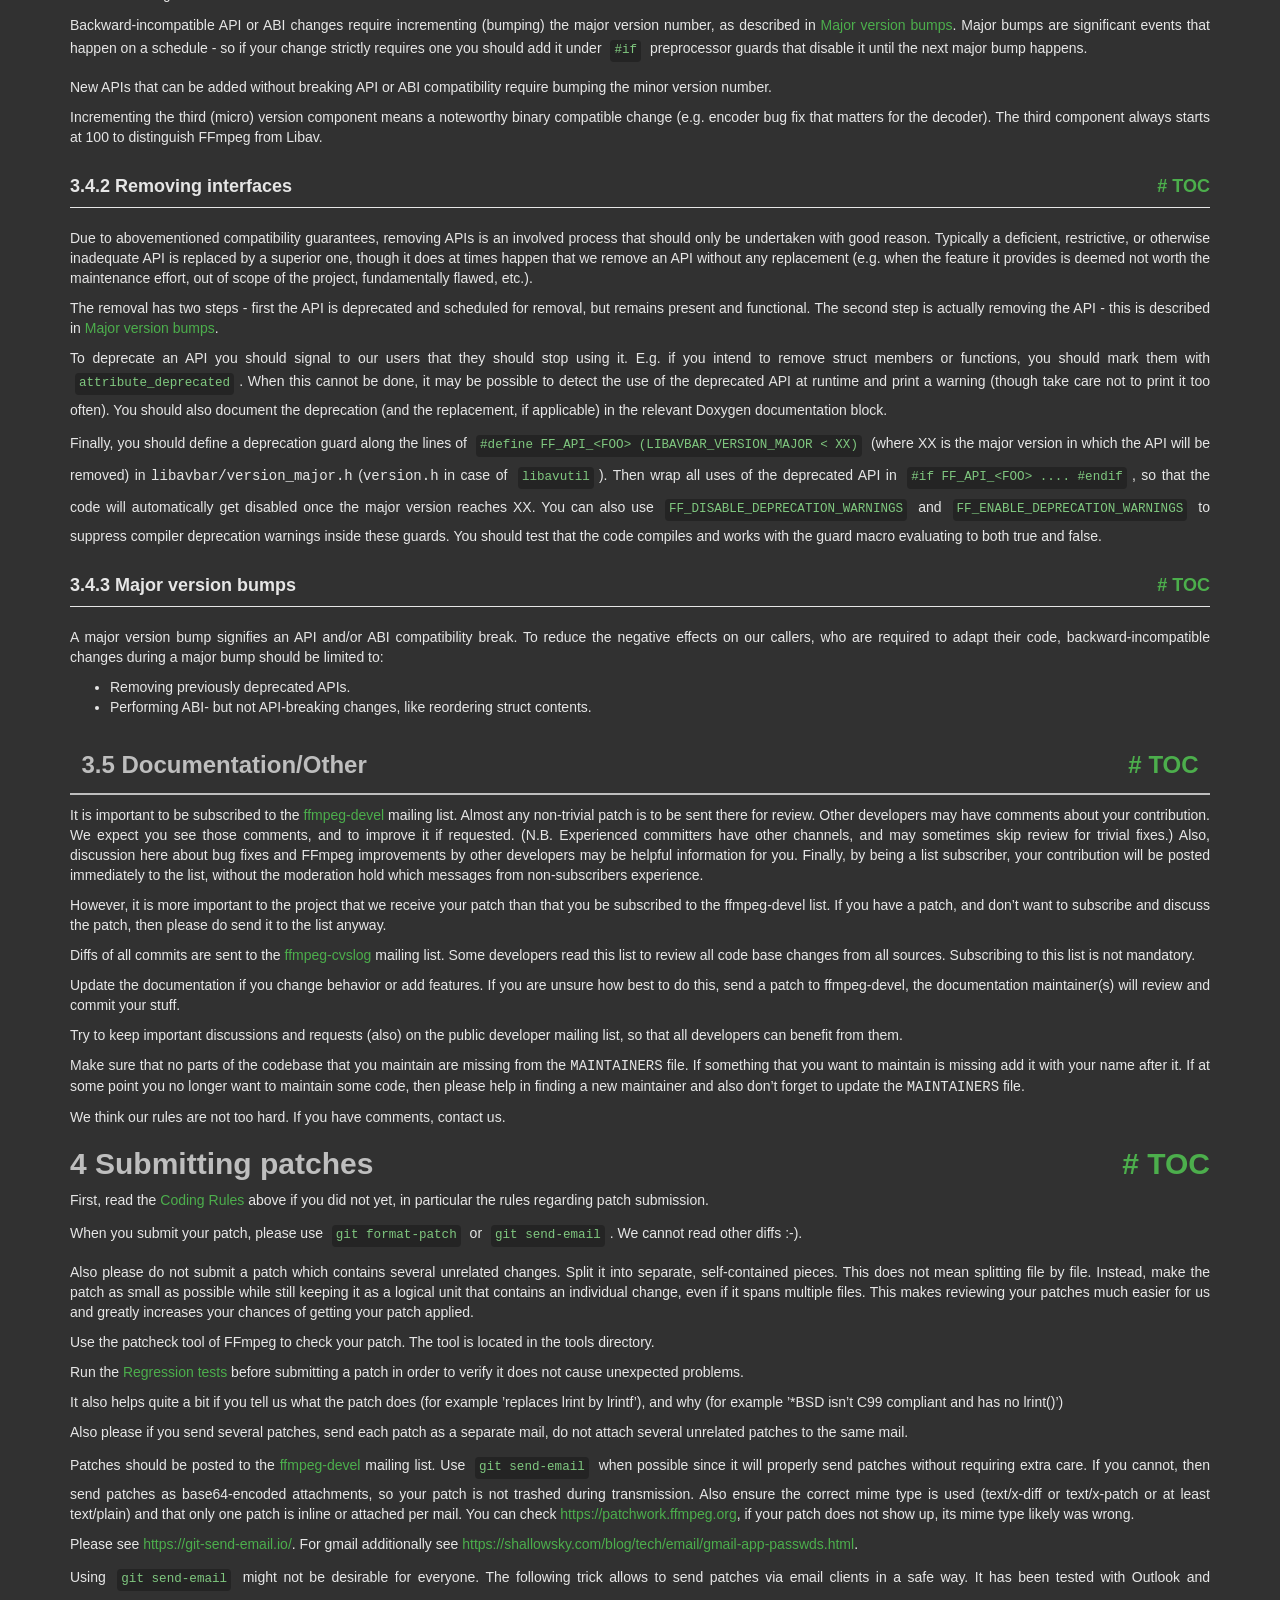
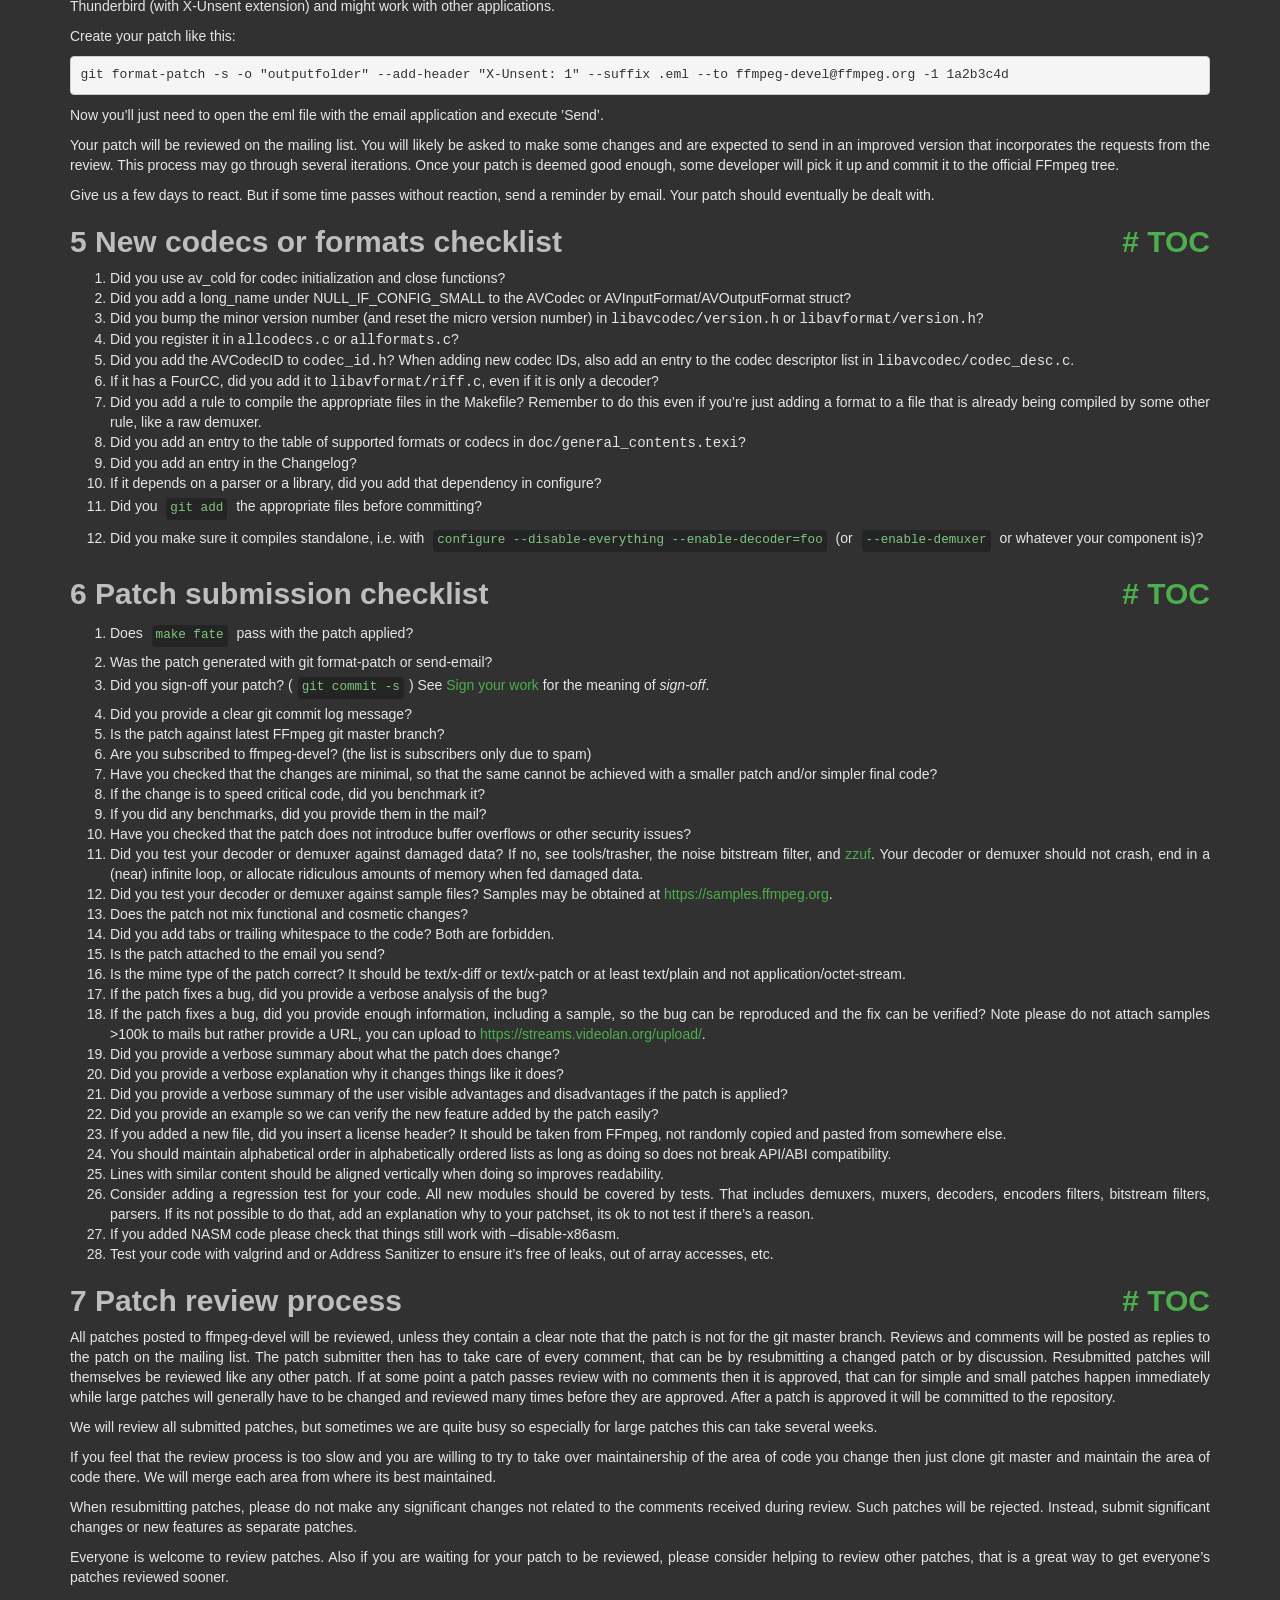
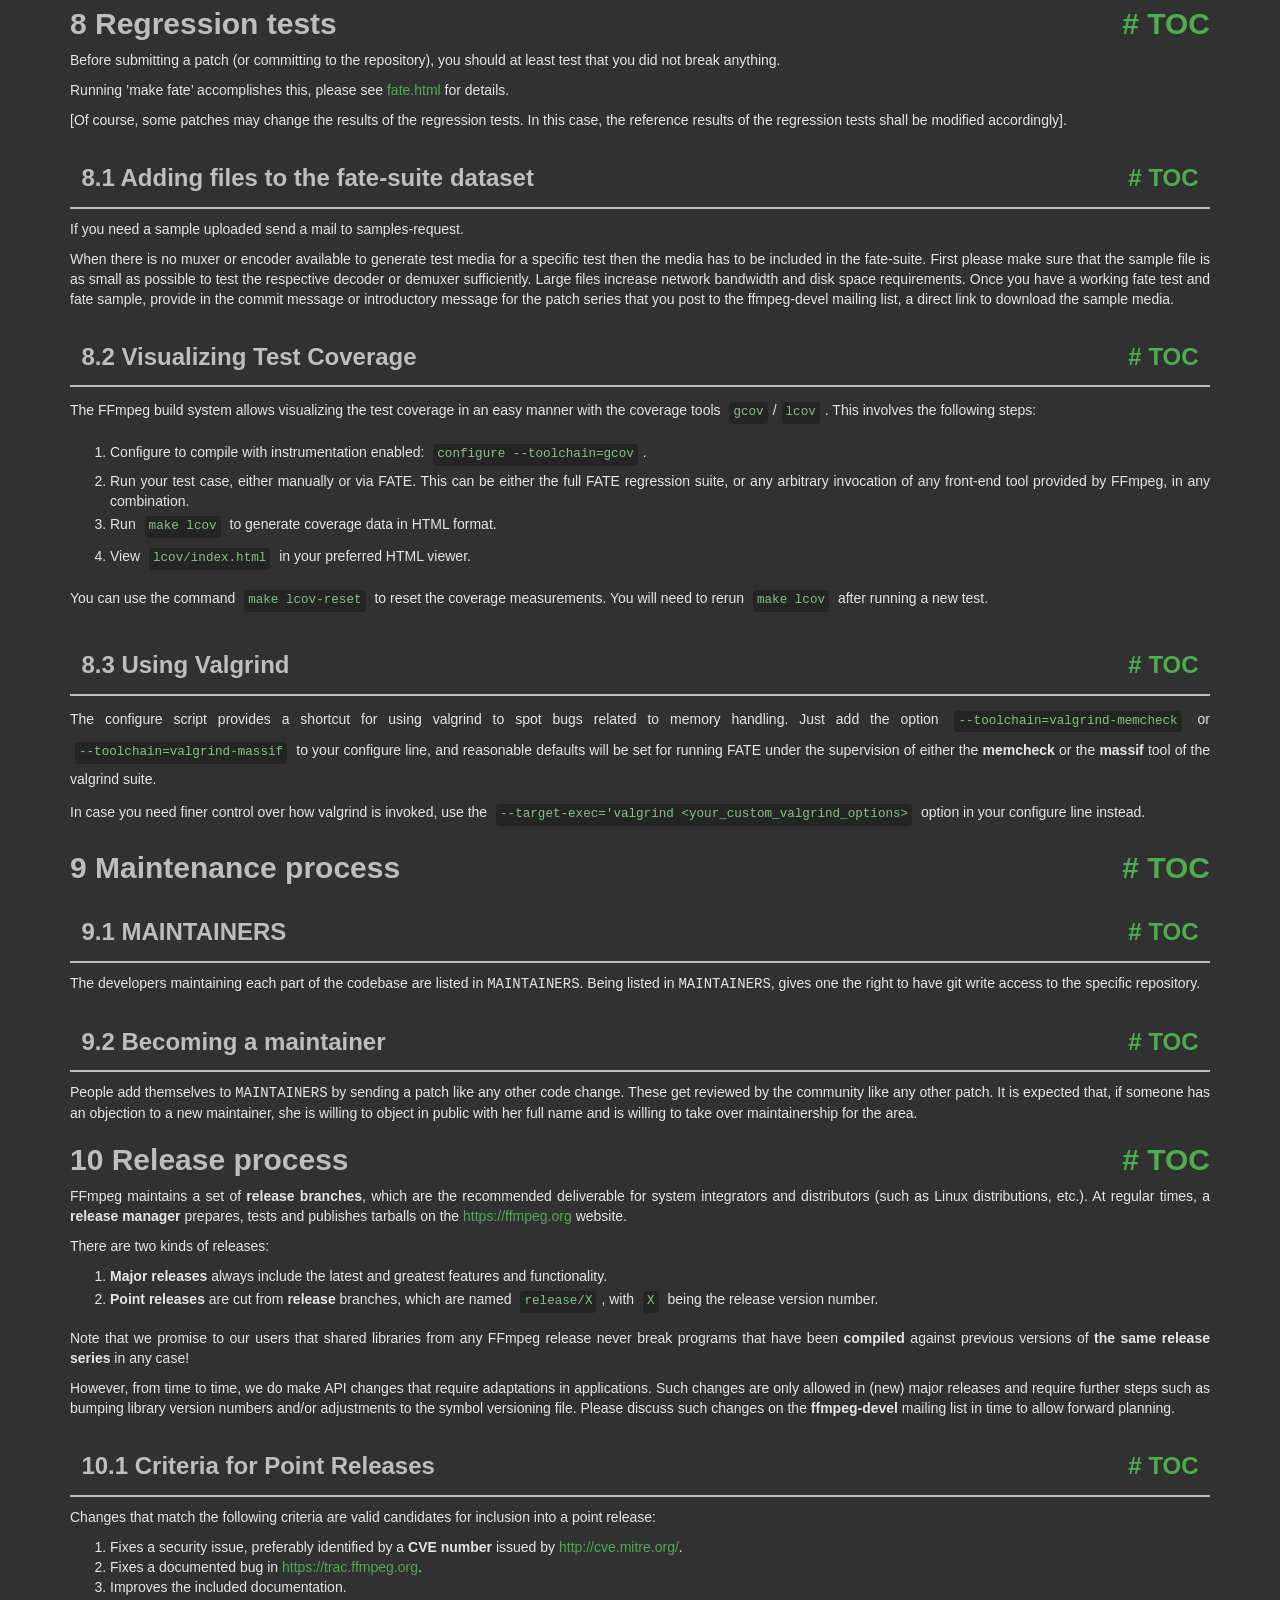
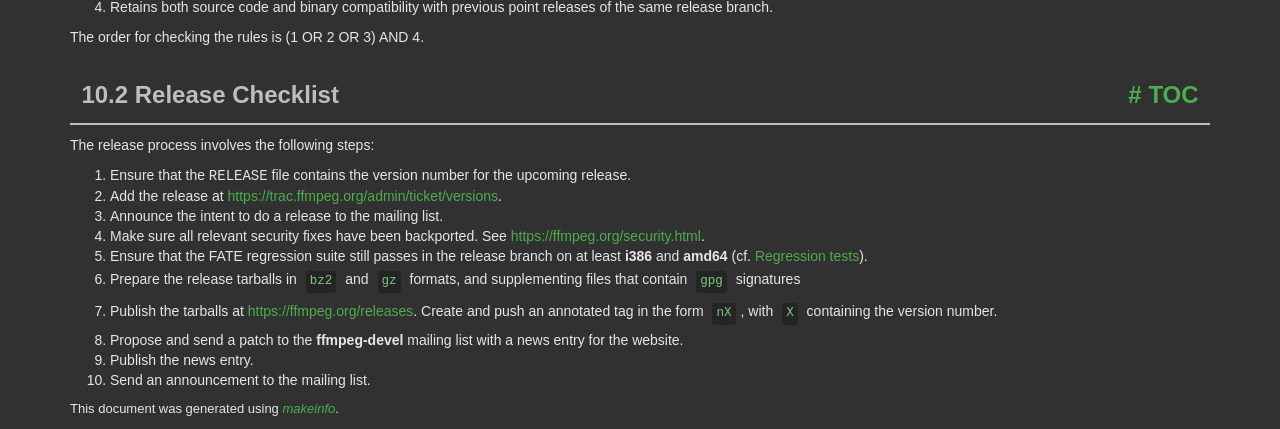
<file: ffmpeg-8.0.1-essentials_build/doc/developer.html>
<!DOCTYPE html PUBLIC "-//W3C//DTD HTML 4.01 Transitional//EN" "http://www.w3.org/TR/html4/loose.dtd">
<html>
<!-- Created by GNU Texinfo 7.2, https://www.gnu.org/software/texinfo/ -->
  <head>
    <meta charset="utf-8">
    <title>
      Developer Documentation
    </title>
    <meta name="viewport" content="width=device-width,initial-scale=1.0">
    <link rel="stylesheet" type="text/css" href="bootstrap.min.css">
    <link rel="stylesheet" type="text/css" href="style.min.css">
  </head>
  <body>
    <div class="container">
      <h1>
      Developer Documentation
      </h1>


<a name="SEC_Top"></a>

<div class="region-contents" id="SEC_Contents">
<h2 class="contents-heading">Table of Contents</h2>

<div class="contents">

<ul class="toc-numbered-mark">
  <li><a id="toc-Introduction" href="#Introduction">1 Introduction</a></li>
  <li><a id="toc-Coding-Rules" href="#Coding-Rules-1">2 Coding Rules</a>
  <ul class="toc-numbered-mark">
    <li><a id="toc-Language" href="#Language">2.1 Language</a>
    <ul class="toc-numbered-mark">
      <li><a id="toc-SIMD_002fDSP" href="#SIMD_002fDSP-1">2.1.1 SIMD/DSP</a></li>
      <li><a id="toc-Other-languages" href="#Other-languages">2.1.2 Other languages</a></li>
    </ul></li>
    <li><a id="toc-Code-formatting-conventions" href="#Code-formatting-conventions">2.2 Code formatting conventions</a>
    <ul class="toc-numbered-mark">
      <li><a id="toc-Examples" href="#Examples">2.2.1 Examples</a></li>
      <li><a id="toc-Vim-configuration" href="#Vim-configuration">2.2.2 Vim configuration</a></li>
      <li><a id="toc-Emacs-configuration" href="#Emacs-configuration">2.2.3 Emacs configuration</a></li>
    </ul></li>
    <li><a id="toc-Comments" href="#Comments">2.3 Comments</a></li>
    <li><a id="toc-Naming-conventions" href="#Naming-conventions-1">2.4 Naming conventions</a></li>
    <li><a id="toc-Miscellaneous-conventions" href="#Miscellaneous-conventions">2.5 Miscellaneous conventions</a></li>
  </ul></li>
  <li><a id="toc-Development-Policy" href="#Development-Policy-1">3 Development Policy</a>
  <ul class="toc-numbered-mark">
    <li><a id="toc-Code-behaviour" href="#Code-behaviour">3.1 Code behaviour</a></li>
    <li><a id="toc-Patches_002fCommitting" href="#Patches_002fCommitting">3.2 Patches/Committing</a></li>
    <li><a id="toc-Code" href="#Code">3.3 Code</a></li>
    <li><a id="toc-Library-public-interfaces" href="#Library-public-interfaces">3.4 Library public interfaces</a>
    <ul class="toc-numbered-mark">
      <li><a id="toc-Adding-new-interfaces" href="#Adding-new-interfaces">3.4.1 Adding new interfaces</a></li>
      <li><a id="toc-Removing-interfaces" href="#Removing-interfaces-1">3.4.2 Removing interfaces</a></li>
      <li><a id="toc-Major-version-bumps" href="#Major-version-bumps-1">3.4.3 Major version bumps</a></li>
    </ul></li>
    <li><a id="toc-Documentation_002fOther" href="#Documentation_002fOther">3.5 Documentation/Other</a></li>
  </ul></li>
  <li><a id="toc-Submitting-patches" href="#Submitting-patches-1">4 Submitting patches</a></li>
  <li><a id="toc-New-codecs-or-formats-checklist" href="#New-codecs-or-formats-checklist">5 New codecs or formats checklist</a></li>
  <li><a id="toc-Patch-submission-checklist" href="#Patch-submission-checklist">6 Patch submission checklist</a></li>
  <li><a id="toc-Patch-review-process" href="#Patch-review-process">7 Patch review process</a></li>
  <li><a id="toc-Regression-tests" href="#Regression-tests-1">8 Regression tests</a>
  <ul class="toc-numbered-mark">
    <li><a id="toc-Adding-files-to-the-fate_002dsuite-dataset" href="#Adding-files-to-the-fate_002dsuite-dataset">8.1 Adding files to the fate-suite dataset</a></li>
    <li><a id="toc-Visualizing-Test-Coverage" href="#Visualizing-Test-Coverage">8.2 Visualizing Test Coverage</a></li>
    <li><a id="toc-Using-Valgrind" href="#Using-Valgrind">8.3 Using Valgrind</a></li>
  </ul></li>
  <li><a id="toc-Maintenance-process" href="#Maintenance-process">9 Maintenance process</a>
  <ul class="toc-numbered-mark">
    <li><a id="toc-MAINTAINERS" href="#MAINTAINERS-1">9.1 MAINTAINERS</a></li>
    <li><a id="toc-Becoming-a-maintainer" href="#Becoming-a-maintainer-1">9.2 Becoming a maintainer</a></li>
  </ul></li>
  <li><a id="toc-Release-process" href="#Release-process-1">10 Release process</a>
  <ul class="toc-numbered-mark">
    <li><a id="toc-Criteria-for-Point-Releases" href="#Criteria-for-Point-Releases-1">10.1 Criteria for Point Releases</a></li>
    <li><a id="toc-Release-Checklist" href="#Release-Checklist">10.2 Release Checklist</a></li>
  </ul></li>
</ul>
</div>
</div>

<a name="Introduction"></a>
<h2 class="chapter">1 Introduction<span class="pull-right"><a class="anchor hidden-xs" href="#Introduction" aria-hidden="true">#</a> <a class="anchor hidden-xs"href="#toc-Introduction" aria-hidden="true">TOC</a></span></h2>

<p>This text is concerned with the development <em class="emph">of</em> FFmpeg itself. Information
on using the FFmpeg libraries in other programs can be found elsewhere, e.g. in:
</p><ul class="itemize mark-bullet">
<li>the installed header files
</li><li><a class="url" href="http://ffmpeg.org/doxygen/trunk/index.html">the Doxygen documentation</a>
generated from the headers
</li><li>the examples under <samp class="file">doc/examples</samp>
</li></ul>

<p>For more detailed legal information about the use of FFmpeg in
external programs read the <samp class="file">LICENSE</samp> file in the source tree and
consult <a class="url" href="https://ffmpeg.org/legal.html">https://ffmpeg.org/legal.html</a>.
</p>
<p>If you modify FFmpeg code for your own use case, you are highly encouraged to
<em class="emph">submit your changes back to us</em>, using this document as a guide. There are
both pragmatic and ideological reasons to do so:
</p><ul class="itemize mark-bullet">
<li>Maintaining external changes to keep up with upstream development is
time-consuming and error-prone. With your code in the main tree, it will be
maintained by FFmpeg developers.
</li><li>FFmpeg developers include leading experts in the field who can find bugs or
design flaws in your code.
</li><li>By supporting the project you find useful you ensure it continues to be
maintained and developed.
</li></ul>

<p>All proposed code changes should be submitted for review to
<a class="url" href="mailto:ffmpeg-devel@ffmpeg.org">the development mailing list</a>, as
described in more detail in the <a class="ref" href="#Submitting-patches">Submitting patches</a> chapter. The code
should comply with the <a class="ref" href="#Development-Policy">Development Policy</a> and follow the <a class="ref" href="#Coding-Rules">Coding Rules</a>.
The developer making the commit and the author are responsible for their changes
and should try to fix issues their commit causes.
</p>
<a class="anchor" id="Coding-Rules"></a><a name="Coding-Rules-1"></a>
<h2 class="chapter">2 Coding Rules<span class="pull-right"><a class="anchor hidden-xs" href="#Coding-Rules" aria-hidden="true">#</a> <a class="anchor hidden-xs"href="#toc-Coding-Rules" aria-hidden="true">TOC</a></span></h2>

<a name="Language"></a>
<h3 class="section">2.1 Language<span class="pull-right"><a class="anchor hidden-xs" href="#Language" aria-hidden="true">#</a> <a class="anchor hidden-xs"href="#toc-Language" aria-hidden="true">TOC</a></span></h3>

<p>FFmpeg is mainly programmed in the ISO C11 language, except for the public
headers which must stay C99 compatible.
</p>
<p>Compiler-specific extensions may be used with good reason, but must not be
depended on, i.e. the code must still compile and work with compilers lacking
the extension.
</p>
<p>The following C99 features must not be used anywhere in the codebase:
</p><ul class="itemize mark-bullet">
<li>variable-length arrays;

</li><li>complex numbers;
</li></ul>

<a name="SIMD_002fDSP-1"></a>
<h4 class="subsection">2.1.1 SIMD/DSP<span class="pull-right"><a class="anchor hidden-xs" href="#SIMD_002fDSP" aria-hidden="true">#</a> <a class="anchor hidden-xs"href="#toc-SIMD_002fDSP" aria-hidden="true">TOC</a></span></h4>
<a class="anchor" id="SIMD_002fDSP"></a>
<p>As modern compilers are unable to generate efficient SIMD or other
performance-critical DSP code from plain C, handwritten assembly is used.
Usually such code is isolated in a separate function. Then the standard approach
is writing multiple versions of this function – a plain C one that works
everywhere and may also be useful for debugging, and potentially multiple
architecture-specific optimized implementations. Initialization code then
chooses the best available version at runtime and loads it into a function
pointer; the function in question is then always called through this pointer.
</p>
<p>The specific syntax used for writing assembly is:
</p><ul class="itemize mark-bullet">
<li>NASM on x86;

</li><li>GAS on ARM and RISC-V.
</li></ul>

<p>A unit testing framework for assembly called <code class="code">checkasm</code> lives under
<samp class="file">tests/checkasm</samp>. All new assembly should come with <code class="code">checkasm</code> tests;
adding tests for existing assembly that lacks them is also strongly encouraged.
</p>
<a name="Other-languages"></a>
<h4 class="subsection">2.1.2 Other languages<span class="pull-right"><a class="anchor hidden-xs" href="#Other-languages" aria-hidden="true">#</a> <a class="anchor hidden-xs"href="#toc-Other-languages" aria-hidden="true">TOC</a></span></h4>

<p>Other languages than C may be used in special cases:
</p><ul class="itemize mark-bullet">
<li>Compiler intrinsics or inline assembly when the code in question cannot be
written in the standard way described in the <a class="ref" href="#SIMD_002fDSP">SIMD/DSP</a> section. This
typically applies to code that needs to be inlined.

</li><li>Objective-C where required for interacting with macOS-specific interfaces.
</li></ul>

<a name="Code-formatting-conventions"></a>
<h3 class="section">2.2 Code formatting conventions<span class="pull-right"><a class="anchor hidden-xs" href="#Code-formatting-conventions" aria-hidden="true">#</a> <a class="anchor hidden-xs"href="#toc-Code-formatting-conventions" aria-hidden="true">TOC</a></span></h3>

<p>There are the following guidelines regarding the code style in files:
</p>
<ul class="itemize mark-bullet">
<li>Indent size is 4.

</li><li>The TAB character is forbidden outside of Makefiles as is any
form of trailing whitespace. Commits containing either will be
rejected by the git repository.

</li><li>You should try to limit your code lines to 80 characters; however, do so if
and only if this improves readability.

</li><li>K&amp;R coding style is used.
</li></ul>
<p>The presentation is one inspired by &rsquo;indent -i4 -kr -nut&rsquo;.
</p>
<a name="Examples"></a>
<h4 class="subsection">2.2.1 Examples<span class="pull-right"><a class="anchor hidden-xs" href="#Examples" aria-hidden="true">#</a> <a class="anchor hidden-xs"href="#toc-Examples" aria-hidden="true">TOC</a></span></h4>
<p>Some notable examples to illustrate common code style in FFmpeg:
</p>
<ul class="itemize mark-bullet">
<li>Space around assignments and after
<code class="code">if</code>/<code class="code">do</code>/<code class="code">while</code>/<code class="code">for</code> keywords:

<div class="example user-c user-good">
<pre class="example-preformatted">// Good
if (condition)
    av_foo();
</pre></div>

<div class="example user-c user-good">
<pre class="example-preformatted">// Good
for (size_t i = 0; i &lt; len; i++)
    av_bar(i);
</pre></div>

<div class="example user-c user-good">
<pre class="example-preformatted">// Good
size_t size = 0;
</pre></div>

<p>However no spaces between the parentheses and condition, unless it helps
readability of complex conditions, so the following should not be done:
</p>
<div class="example user-c user-bad">
<pre class="example-preformatted">// Bad style
if ( condition )
    av_foo();
</pre></div>

</li><li>No unnecessary parentheses, unless it helps readability:

<div class="example user-c user-good">
<pre class="example-preformatted">// Good
int fields = ilace ? 2 : 1;
</pre></div>

</li><li>Don&rsquo;t wrap single-line blocks in braces. Use braces only if there is an accompanying else statement. This keeps future code changes easier to keep track of.

<div class="example user-c user-good">
<pre class="example-preformatted">// Good
if (bits_pixel == 24) {
    avctx-&gt;pix_fmt = AV_PIX_FMT_BGR24;
} else if (bits_pixel == 8) {
    avctx-&gt;pix_fmt = AV_PIX_FMT_GRAY8;
} else
    return AVERROR_INVALIDDATA;

</pre></div>

</li><li>Avoid assignments in conditions where it makes sense:

<div class="example user-c user-good">
<pre class="example-preformatted">// Good
video_enc-&gt;chroma_intra_matrix = av_mallocz(sizeof(*video_enc-&gt;chroma_intra_matrix) * 64)
if (!video_enc-&gt;chroma_intra_matrix)
    return AVERROR(ENOMEM);
</pre></div>

<div class="example user-c user-bad">
<pre class="example-preformatted">// Bad style
if (!(video_enc-&gt;chroma_intra_matrix = av_mallocz(sizeof(*video_enc-&gt;chroma_intra_matrix) * 64)))
    return AVERROR(ENOMEM);
</pre></div>

<div class="example user-c user-good">
<pre class="example-preformatted">// Ok
while ((entry = av_dict_iterate(options, entry)))
    av_log(ctx, AV_LOG_INFO, &quot;Item '%s': '%s'\n&quot;, entry-&gt;key, entry-&gt;value);
</pre></div>

</li><li>When declaring a pointer variable, the <code class="code">*</code> goes with the variable not the type:

<div class="example user-c user-good">
<pre class="example-preformatted">// Good
AVStream *stream;
</pre></div>

<div class="example user-c user-bad">
<pre class="example-preformatted">// Bad style
AVStream* stream;
</pre></div>

</li></ul>

<p>If you work on a file that does not follow these guidelines consistently,
change the parts that you are editing to follow these guidelines but do
not make unrelated changes in the file to make it conform to these.
</p>
<a name="Vim-configuration"></a>
<h4 class="subsection">2.2.2 Vim configuration<span class="pull-right"><a class="anchor hidden-xs" href="#Vim-configuration" aria-hidden="true">#</a> <a class="anchor hidden-xs"href="#toc-Vim-configuration" aria-hidden="true">TOC</a></span></h4>
<p>In order to configure Vim to follow FFmpeg formatting conventions, paste
the following snippet into your <samp class="file">.vimrc</samp>:
</p><div class="example">
<pre class="example-preformatted">&quot; indentation rules for FFmpeg: 4 spaces, no tabs
set expandtab
set shiftwidth=4
set softtabstop=4
set cindent
set cinoptions=(0
&quot; Allow tabs in Makefiles.
autocmd FileType make,automake set noexpandtab shiftwidth=8 softtabstop=8
&quot; Trailing whitespace and tabs are forbidden, so highlight them.
highlight ForbiddenWhitespace ctermbg=red guibg=red
match ForbiddenWhitespace /\s\+$\|\t/
&quot; Do not highlight spaces at the end of line while typing on that line.
autocmd InsertEnter * match ForbiddenWhitespace /\t\|\s\+\%#\@&lt;!$/
</pre></div>

<a name="Emacs-configuration"></a>
<h4 class="subsection">2.2.3 Emacs configuration<span class="pull-right"><a class="anchor hidden-xs" href="#Emacs-configuration" aria-hidden="true">#</a> <a class="anchor hidden-xs"href="#toc-Emacs-configuration" aria-hidden="true">TOC</a></span></h4>
<p>For Emacs, add these roughly equivalent lines to your <samp class="file">.emacs.d/init.el</samp>:
</p><div class="example lisp">
<pre class="lisp-preformatted">(c-add-style &quot;ffmpeg&quot;
             '(&quot;k&amp;r&quot;
               (c-basic-offset . 4)
               (indent-tabs-mode . nil)
               (show-trailing-whitespace . t)
               (c-offsets-alist
                (statement-cont . (c-lineup-assignments +)))
               )
             )
(setq c-default-style &quot;ffmpeg&quot;)
</pre></div>

<a name="Comments"></a>
<h3 class="section">2.3 Comments<span class="pull-right"><a class="anchor hidden-xs" href="#Comments" aria-hidden="true">#</a> <a class="anchor hidden-xs"href="#toc-Comments" aria-hidden="true">TOC</a></span></h3>
<p>Use the JavaDoc/Doxygen  format (see examples below) so that code documentation
can be generated automatically. All nontrivial functions should have a comment
above them explaining what the function does, even if it is just one sentence.
All structures and their member variables should be documented, too.
</p>
<p>Avoid Qt-style and similar Doxygen syntax with <code class="code">!</code> in it, i.e. replace
<code class="code">//!</code> with <code class="code">///</code> and similar.  Also @ syntax should be employed
for markup commands, i.e. use <code class="code">@param</code> and not <code class="code">\param</code>.
</p>
<div class="example">
<pre class="example-preformatted">/**
 * @file
 * MPEG codec.
 * @author ...
 */

/**
 * Summary sentence.
 * more text ...
 * ...
 */
typedef struct Foobar {
    int var1; /**&lt; var1 description */
    int var2; ///&lt; var2 description
    /** var3 description */
    int var3;
} Foobar;

/**
 * Summary sentence.
 * more text ...
 * ...
 * @param my_parameter description of my_parameter
 * @return return value description
 */
int myfunc(int my_parameter)
...
</pre></div>

<a class="anchor" id="Naming-conventions"></a><a name="Naming-conventions-1"></a>
<h3 class="section">2.4 Naming conventions<span class="pull-right"><a class="anchor hidden-xs" href="#Naming-conventions" aria-hidden="true">#</a> <a class="anchor hidden-xs"href="#toc-Naming-conventions" aria-hidden="true">TOC</a></span></h3>

<p>Names of functions, variables, and struct members must be lowercase, using
underscores (_) to separate words. For example, &lsquo;<samp class="samp">avfilter_get_video_buffer</samp>&rsquo;
is an acceptable function name and &lsquo;<samp class="samp">AVFilterGetVideo</samp>&rsquo; is not.
</p>
<p>Struct, union, enum, and typedeffed type names must use CamelCase. All structs
and unions should be typedeffed to the same name as the struct/union tag, e.g.
<code class="code">typedef struct AVFoo { ... } AVFoo;</code>. Enums are typically not
typedeffed.
</p>
<p>Enumeration constants and macros must be UPPERCASE, except for macros
masquerading as functions, which should use the function naming convention.
</p>
<p>All identifiers in the libraries should be namespaced as follows:
</p><ul class="itemize mark-bullet">
<li>No namespacing for identifiers with file and lower scope (e.g. local variables,
static functions), and struct and union members,

</li><li>The <code class="code">ff_</code> prefix must be used for variables and functions visible outside
of file scope, but only used internally within a single library, e.g.
&lsquo;<samp class="samp">ff_w64_demuxer</samp>&rsquo;. This prevents name collisions when FFmpeg is statically
linked.

</li><li>For variables and functions visible outside of file scope, used internally
across multiple libraries, use <code class="code">avpriv_</code> as prefix, for example,
&lsquo;<samp class="samp">avpriv_report_missing_feature</samp>&rsquo;.

</li><li>All other internal identifiers, like private type or macro names, should be
namespaced only to avoid possible internal conflicts. E.g. <code class="code">H264_NAL_SPS</code>
vs. <code class="code">HEVC_NAL_SPS</code>.

</li><li>Each library has its own prefix for public symbols, in addition to the
commonly used <code class="code">av_</code> (<code class="code">avformat_</code> for libavformat,
<code class="code">avcodec_</code> for libavcodec, <code class="code">swr_</code> for libswresample, etc).
Check the existing code and choose names accordingly.

</li><li>Other public identifiers (struct, union, enum, macro, type names) must use their
library&rsquo;s public prefix (<code class="code">AV</code>, <code class="code">Sws</code>, or <code class="code">Swr</code>).
</li></ul>

<p>Furthermore, name space reserved for the system should not be invaded.
Identifiers ending in <code class="code">_t</code> are reserved by
<a class="url" href="http://pubs.opengroup.org/onlinepubs/007904975/functions/xsh_chap02_02.html#tag_02_02_02">POSIX</a>.
Also avoid names starting with <code class="code">__</code> or <code class="code">_</code> followed by an uppercase
letter as they are reserved by the C standard. Names starting with <code class="code">_</code>
are reserved at the file level and may not be used for externally visible
symbols. If in doubt, just avoid names starting with <code class="code">_</code> altogether.
</p>
<a name="Miscellaneous-conventions"></a>
<h3 class="section">2.5 Miscellaneous conventions<span class="pull-right"><a class="anchor hidden-xs" href="#Miscellaneous-conventions" aria-hidden="true">#</a> <a class="anchor hidden-xs"href="#toc-Miscellaneous-conventions" aria-hidden="true">TOC</a></span></h3>

<ul class="itemize mark-bullet">
<li>Casts should be used only when necessary. Unneeded parentheses
should also be avoided if they don&rsquo;t make the code easier to understand.
</li></ul>

<a class="anchor" id="Development-Policy"></a><a name="Development-Policy-1"></a>
<h2 class="chapter">3 Development Policy<span class="pull-right"><a class="anchor hidden-xs" href="#Development-Policy" aria-hidden="true">#</a> <a class="anchor hidden-xs"href="#toc-Development-Policy" aria-hidden="true">TOC</a></span></h2>

<a name="Code-behaviour"></a>
<h3 class="section">3.1 Code behaviour<span class="pull-right"><a class="anchor hidden-xs" href="#Code-behaviour" aria-hidden="true">#</a> <a class="anchor hidden-xs"href="#toc-Code-behaviour" aria-hidden="true">TOC</a></span></h3>

<a name="Correctness"></a>
<p>The code must be valid. It must not crash, abort, access invalid pointers, leak
memory, cause data races or signed integer overflow, or otherwise cause
undefined behaviour. Error codes should be checked and, when applicable,
forwarded to the caller.
</p>
<a name="Thread_002d-and-library_002dsafety"></a>
<p>Our libraries may be called by multiple independent callers in the same process.
These calls may happen from any number of threads and the different call sites
may not be aware of each other - e.g. a user program may be calling our
libraries directly, and use one or more libraries that also call our libraries.
The code must behave correctly under such conditions.
</p>
<a name="Robustness"></a>
<p>The code must treat as untrusted any bytestream received from a caller or read
from a file, network, etc. It must not misbehave when arbitrary data is sent to
it - typically it should print an error message and return
<code class="code">AVERROR_INVALIDDATA</code> on encountering invalid input data.
</p>
<a name="Memory-allocation"></a>
<p>The code must use the <code class="code">av_malloc()</code> family of functions from
<samp class="file">libavutil/mem.h</samp> to perform all memory allocation, except in special cases
(e.g. when interacting with an external library that requires a specific
allocator to be used).
</p>
<p>All allocations should be checked and <code class="code">AVERROR(ENOMEM)</code> returned on
failure. A common mistake is that error paths leak memory - make sure that does
not happen.
</p>
<a name="stdio"></a>
<p>Our libraries must not access the stdio streams stdin/stdout/stderr directly
(e.g. via <code class="code">printf()</code> family of functions), as that is not library-safe. For
logging, use <code class="code">av_log()</code>.
</p>
<a name="Patches_002fCommitting"></a>
<h3 class="section">3.2 Patches/Committing<span class="pull-right"><a class="anchor hidden-xs" href="#Patches_002fCommitting" aria-hidden="true">#</a> <a class="anchor hidden-xs"href="#toc-Patches_002fCommitting" aria-hidden="true">TOC</a></span></h3>
<a name="Licenses-for-patches-must-be-compatible-with-FFmpeg_002e"></a>
<p>Contributions should be licensed under the
<a class="uref" href="http://www.gnu.org/licenses/lgpl-2.1.html">LGPL 2.1</a>,
including an &quot;or any later version&quot; clause, or, if you prefer
a gift-style license, the
<a class="uref" href="http://opensource.org/licenses/isc-license.txt">ISC</a> or
<a class="uref" href="http://mit-license.org/">MIT</a> license.
<a class="uref" href="http://www.gnu.org/licenses/gpl-2.0.html">GPL 2</a> including
an &quot;or any later version&quot; clause is also acceptable, but LGPL is
preferred.
If you add a new file, give it a proper license header. Do not copy and
paste it from a random place, use an existing file as template.
</p>
<a name="You-must-not-commit-code-which-breaks-FFmpeg_0021"></a>
<p>This means unfinished code which is enabled and breaks compilation,
or compiles but does not work/breaks the regression tests. Code which
is unfinished but disabled may be permitted under-circumstances, like
missing samples or an implementation with a small subset of features.
Always check the mailing list for any reviewers with issues and test
FATE before you push.
</p>
<a name="Commit-messages"></a>
<p>Commit messages are highly important tools for informing other developers on
what a given change does and why. Every commit must always have a properly
filled out commit message with the following format:
</p><div class="example">
<pre class="example-preformatted">area changed: short 1 line description

details describing what and why and giving references.
</pre></div>

<p>If the commit addresses a known bug on our bug tracker or other external issue
(e.g. CVE), the commit message should include the relevant bug ID(s) or other
external identifiers. Note that this should be done in addition to a proper
explanation and not instead of it. Comments such as &quot;fixed!&quot; or &quot;Changed it.&quot;
are not acceptable.
</p>
<p>When applying patches that have been discussed at length on the mailing list,
reference the thread in the commit message.
</p>
<a name="Testing-must-be-adequate-but-not-excessive_002e"></a>
<p>If it works for you, others, and passes FATE then it should be OK to commit
it, provided it fits the other committing criteria. You should not worry about
over-testing things. If your code has problems (portability, triggers
compiler bugs, unusual environment etc) they will be reported and eventually
fixed.
</p>
<a name="Do-not-commit-unrelated-changes-together_002e"></a>
<p>They should be split them into self-contained pieces. Also do not forget
that if part B depends on part A, but A does not depend on B, then A can
and should be committed first and separate from B. Keeping changes well
split into self-contained parts makes reviewing and understanding them on
the commit log mailing list easier. This also helps in case of debugging
later on.
Also if you have doubts about splitting or not splitting, do not hesitate to
ask/discuss it on the developer mailing list.
</p>
<a name="Cosmetic-changes-should-be-kept-in-separate-patches_002e"></a>
<p>We refuse source indentation and other cosmetic changes if they are mixed
with functional changes, such commits will be rejected and removed. Every
developer has his own indentation style, you should not change it. Of course
if you (re)write something, you can use your own style, even though we would
prefer if the indentation throughout FFmpeg was consistent (Many projects
force a given indentation style - we do not.). If you really need to make
indentation changes (try to avoid this), separate them strictly from real
changes.
</p>
<p>NOTE: If you had to put if(){ .. } over a large (&gt; 5 lines) chunk of code,
then either do NOT change the indentation of the inner part within (do not
move it to the right)! or do so in a separate commit
</p>
<a name="Credit-the-author-of-the-patch_002e"></a>
<p>Make sure the author of the commit is set correctly. (see git commit &ndash;author)
If you apply a patch, send an
answer to ffmpeg-devel (or wherever you got the patch from) saying that
you applied the patch.
</p>
<a name="Credit-any-researchers"></a>
<p>If a commit/patch fixes an issues found by some researcher, always credit the
researcher in the commit message for finding/reporting the issue.
</p>
<a name="Always-wait-long-enough-before-pushing-changes"></a>
<p>Do NOT commit to code actively maintained by others without permission.
Send a patch to ffmpeg-devel. If no one answers within a reasonable
time-frame (12h for build failures and security fixes, 3 days small changes,
1 week for big patches) then commit your patch if you think it is OK.
Also note, the maintainer can simply ask for more time to review!
</p>
<a name="Code"></a>
<h3 class="section">3.3 Code<span class="pull-right"><a class="anchor hidden-xs" href="#Code" aria-hidden="true">#</a> <a class="anchor hidden-xs"href="#toc-Code" aria-hidden="true">TOC</a></span></h3>
<a name="Warnings-for-correct-code-may-be-disabled-if-there-is-no-other-option_002e"></a>
<p>Compiler warnings indicate potential bugs or code with bad style. If a type of
warning always points to correct and clean code, that warning should
be disabled, not the code changed.
Thus the remaining warnings can either be bugs or correct code.
If it is a bug, the bug has to be fixed. If it is not, the code should
be changed to not generate a warning unless that causes a slowdown
or obfuscates the code.
</p>
<a name="Library-public-interfaces"></a>
<h3 class="section">3.4 Library public interfaces<span class="pull-right"><a class="anchor hidden-xs" href="#Library-public-interfaces" aria-hidden="true">#</a> <a class="anchor hidden-xs"href="#toc-Library-public-interfaces" aria-hidden="true">TOC</a></span></h3>
<p>Every library in FFmpeg provides a set of public APIs in its installed headers,
which are those listed in the variable <code class="code">HEADERS</code> in that library&rsquo;s
<samp class="file">Makefile</samp>. All identifiers defined in those headers (except for those
explicitly documented otherwise), and corresponding symbols exported from
compiled shared or static libraries are considered public interfaces and must
comply with the API and ABI compatibility rules described in this section.
</p>
<p>Public APIs must be backward compatible within a given major version. I.e. any
valid user code that compiles and works with a given library version must still
compile and work with any later version, as long as the major version number is
unchanged. &quot;Valid user code&quot; here means code that is calling our APIs in a
documented and/or intended manner and is not relying on any undefined behavior.
Incrementing the major version may break backward compatibility, but only to the
extent described in <a class="ref" href="#Major-version-bumps">Major version bumps</a>.
</p>
<p>We also guarantee backward ABI compatibility for shared and static libraries.
I.e. it should be possible to replace a shared or static build of our library
with a build of any later version (re-linking the user binary in the static
case) without breaking any valid user binaries, as long as the major version
number remains unchanged.
</p>
<a name="Adding-new-interfaces"></a>
<h4 class="subsection">3.4.1 Adding new interfaces<span class="pull-right"><a class="anchor hidden-xs" href="#Adding-new-interfaces" aria-hidden="true">#</a> <a class="anchor hidden-xs"href="#toc-Adding-new-interfaces" aria-hidden="true">TOC</a></span></h4>
<p>Any new public identifiers in installed headers are considered new API - this
includes new functions, structs, macros, enum values, typedefs, new fields in
existing structs, new installed headers, etc. Consider the following
guidelines when adding new APIs.
</p>
<a name="Motivation"></a>
<p>While new APIs can be added relatively easily, changing or removing them is much
harder due to abovementioned compatibility requirements. You should then
consider carefully whether the functionality you are adding really needs to be
exposed to our callers as new public API.
</p>
<p>Your new API should have at least one well-established use case outside of the
library that cannot be easily achieved with existing APIs. Every library in
FFmpeg also has a defined scope - your new API must fit within it.
</p>
<a name="Replacing-existing-APIs"></a>
<p>If your new API is replacing an existing one, it should be strictly superior to
it, so that the advantages of using the new API outweigh the cost to the
callers of changing their code. After adding the new API you should then
deprecate the old one and schedule it for removal, as described in
<a class="ref" href="#Removing-interfaces">Removing interfaces</a>.
</p>
<p>If you deem an existing API deficient and want to fix it, the preferred approach
in most cases is to add a differently-named replacement and deprecate the
existing API rather than modify it. It is important to make the changes visible
to our callers (e.g. through compile- or run-time deprecation warnings) and make
it clear how to transition to the new API (e.g. in the Doxygen documentation or
on the wiki).
</p>
<a name="API-design"></a>
<p>The FFmpeg libraries are used by a variety of callers to perform a wide range of
multimedia-related processing tasks. You should therefore - within reason - try
to design your new API for the broadest feasible set of use cases and avoid
unnecessarily limiting it to a specific type of callers (e.g. just media
playback or just transcoding).
</p>
<a name="Consistency"></a>
<p>Check whether similar APIs already exist in FFmpeg. If they do, try to model
your new addition on them to achieve better overall consistency.
</p>
<p>The naming of your new identifiers should follow the <a class="ref" href="#Naming-conventions">Naming conventions</a>
and be aligned with other similar APIs, if applicable.
</p>
<a name="Extensibility"></a>
<p>You should also consider how your API might be extended in the future in a
backward-compatible way. If you are adding a new struct <code class="code">AVFoo</code>, the
standard approach is requiring the caller to always allocate it through a
constructor function, typically named <code class="code">av_foo_alloc()</code>. This way new fields
may be added to the end of the struct without breaking ABI compatibility.
Typically you will also want a destructor - <code class="code">av_foo_free(AVFoo**)</code> that
frees the indirectly supplied object (and its contents, if applicable) and
writes <code class="code">NULL</code> to the supplied pointer, thus eliminating the potential
dangling pointer in the caller&rsquo;s memory.
</p>
<p>If you are adding new functions, consider whether it might be desirable to tweak
their behavior in the future - you may want to add a flags argument, even though
it would be unused initially.
</p>
<a name="Documentation"></a>
<p>All new APIs must be documented as Doxygen-formatted comments above the
identifiers you add to the public headers. You should also briefly mention the
change in <samp class="file">doc/APIchanges</samp>.
</p>
<a name="Bump-the-version"></a>
<p>Backward-incompatible API or ABI changes require incrementing (bumping) the
major version number, as described in <a class="ref" href="#Major-version-bumps">Major version bumps</a>. Major
bumps are significant events that happen on a schedule - so if your change
strictly requires one you should add it under <code class="code">#if</code> preprocessor guards that
disable it until the next major bump happens.
</p>
<p>New APIs that can be added without breaking API or ABI compatibility require
bumping the minor version number.
</p>
<p>Incrementing the third (micro) version component means a noteworthy binary
compatible change (e.g. encoder bug fix that matters for the decoder). The third
component always starts at 100 to distinguish FFmpeg from Libav.
</p>
<a class="anchor" id="Removing-interfaces"></a><a name="Removing-interfaces-1"></a>
<h4 class="subsection">3.4.2 Removing interfaces<span class="pull-right"><a class="anchor hidden-xs" href="#Removing-interfaces" aria-hidden="true">#</a> <a class="anchor hidden-xs"href="#toc-Removing-interfaces" aria-hidden="true">TOC</a></span></h4>
<p>Due to abovementioned compatibility guarantees, removing APIs is an involved
process that should only be undertaken with good reason. Typically a deficient,
restrictive, or otherwise inadequate API is replaced by a superior one, though
it does at times happen that we remove an API without any replacement (e.g. when
the feature it provides is deemed not worth the maintenance effort, out of scope
of the project, fundamentally flawed, etc.).
</p>
<p>The removal has two steps - first the API is deprecated and scheduled for
removal, but remains present and functional. The second step is actually
removing the API - this is described in <a class="ref" href="#Major-version-bumps">Major version bumps</a>.
</p>
<p>To deprecate an API you should signal to our users that they should stop using
it. E.g. if you intend to remove struct members or functions, you should mark
them with <code class="code">attribute_deprecated</code>. When this cannot be done, it may be
possible to detect the use of the deprecated API at runtime and print a warning
(though take care not to print it too often). You should also document the
deprecation (and the replacement, if applicable) in the relevant Doxygen
documentation block.
</p>
<p>Finally, you should define a deprecation guard along the lines of
<code class="code">#define FF_API_&lt;FOO&gt; (LIBAVBAR_VERSION_MAJOR &lt; XX)</code> (where XX is the major
version in which the API will be removed) in <samp class="file">libavbar/version_major.h</samp>
(<samp class="file">version.h</samp> in case of <code class="code">libavutil</code>). Then wrap all uses of the
deprecated API in <code class="code">#if FF_API_&lt;FOO&gt; .... #endif</code>, so that the code will
automatically get disabled once the major version reaches XX. You can also use
<code class="code">FF_DISABLE_DEPRECATION_WARNINGS</code> and <code class="code">FF_ENABLE_DEPRECATION_WARNINGS</code>
to suppress compiler deprecation warnings inside these guards. You should test
that the code compiles and works with the guard macro evaluating to both true
and false.
</p>
<a class="anchor" id="Major-version-bumps"></a><a name="Major-version-bumps-1"></a>
<h4 class="subsection">3.4.3 Major version bumps<span class="pull-right"><a class="anchor hidden-xs" href="#Major-version-bumps" aria-hidden="true">#</a> <a class="anchor hidden-xs"href="#toc-Major-version-bumps" aria-hidden="true">TOC</a></span></h4>
<p>A major version bump signifies an API and/or ABI compatibility break. To reduce
the negative effects on our callers, who are required to adapt their code,
backward-incompatible changes during a major bump should be limited to:
</p><ul class="itemize mark-bullet">
<li>Removing previously deprecated APIs.

</li><li>Performing ABI- but not API-breaking changes, like reordering struct contents.
</li></ul>

<a name="Documentation_002fOther"></a>
<h3 class="section">3.5 Documentation/Other<span class="pull-right"><a class="anchor hidden-xs" href="#Documentation_002fOther" aria-hidden="true">#</a> <a class="anchor hidden-xs"href="#toc-Documentation_002fOther" aria-hidden="true">TOC</a></span></h3>
<a name="Subscribe-to-the-ffmpeg_002ddevel-mailing-list_002e"></a>
<p>It is important to be subscribed to the
<a class="uref" href="https://lists.ffmpeg.org/mailman/listinfo/ffmpeg-devel">ffmpeg-devel</a>
mailing list. Almost any non-trivial patch is to be sent there for review.
Other developers may have comments about your contribution. We expect you see
those comments, and to improve it if requested. (N.B. Experienced committers
have other channels, and may sometimes skip review for trivial fixes.) Also,
discussion here about bug fixes and FFmpeg improvements by other developers may
be helpful information for you. Finally, by being a list subscriber, your
contribution will be posted immediately to the list, without the moderation
hold which messages from non-subscribers experience.
</p>
<p>However, it is more important to the project that we receive your patch than
that you be subscribed to the ffmpeg-devel list. If you have a patch, and don&rsquo;t
want to subscribe and discuss the patch, then please do send it to the list
anyway.
</p>
<a name="Subscribe-to-the-ffmpeg_002dcvslog-mailing-list_002e"></a>
<p>Diffs of all commits are sent to the
<a class="uref" href="https://lists.ffmpeg.org/mailman/listinfo/ffmpeg-cvslog">ffmpeg-cvslog</a>
mailing list. Some developers read this list to review all code base changes
from all sources. Subscribing to this list is not mandatory.
</p>
<a name="Keep-the-documentation-up-to-date_002e"></a>
<p>Update the documentation if you change behavior or add features. If you are
unsure how best to do this, send a patch to ffmpeg-devel, the documentation
maintainer(s) will review and commit your stuff.
</p>
<a name="Important-discussions-should-be-accessible-to-all_002e"></a>
<p>Try to keep important discussions and requests (also) on the public
developer mailing list, so that all developers can benefit from them.
</p>
<a name="Check-your-entries-in-MAINTAINERS_002e"></a>
<p>Make sure that no parts of the codebase that you maintain are missing from the
<samp class="file">MAINTAINERS</samp> file. If something that you want to maintain is missing add it with
your name after it.
If at some point you no longer want to maintain some code, then please help in
finding a new maintainer and also don&rsquo;t forget to update the <samp class="file">MAINTAINERS</samp> file.
</p>
<p>We think our rules are not too hard. If you have comments, contact us.
</p>
<a class="anchor" id="Submitting-patches"></a><a name="Submitting-patches-1"></a>
<h2 class="chapter">4 Submitting patches<span class="pull-right"><a class="anchor hidden-xs" href="#Submitting-patches" aria-hidden="true">#</a> <a class="anchor hidden-xs"href="#toc-Submitting-patches" aria-hidden="true">TOC</a></span></h2>

<p>First, read the <a class="ref" href="#Coding-Rules">Coding Rules</a> above if you did not yet, in particular
the rules regarding patch submission.
</p>
<p>When you submit your patch, please use <code class="code">git format-patch</code> or
<code class="code">git send-email</code>. We cannot read other diffs :-).
</p>
<p>Also please do not submit a patch which contains several unrelated changes.
Split it into separate, self-contained pieces. This does not mean splitting
file by file. Instead, make the patch as small as possible while still
keeping it as a logical unit that contains an individual change, even
if it spans multiple files. This makes reviewing your patches much easier
for us and greatly increases your chances of getting your patch applied.
</p>
<p>Use the patcheck tool of FFmpeg to check your patch.
The tool is located in the tools directory.
</p>
<p>Run the <a class="ref" href="#Regression-tests">Regression tests</a> before submitting a patch in order to verify
it does not cause unexpected problems.
</p>
<p>It also helps quite a bit if you tell us what the patch does (for example
&rsquo;replaces lrint by lrintf&rsquo;), and why (for example &rsquo;*BSD isn&rsquo;t C99 compliant
and has no lrint()&rsquo;)
</p>
<p>Also please if you send several patches, send each patch as a separate mail,
do not attach several unrelated patches to the same mail.
</p>
<p>Patches should be posted to the
<a class="uref" href="https://lists.ffmpeg.org/mailman/listinfo/ffmpeg-devel">ffmpeg-devel</a>
mailing list. Use <code class="code">git send-email</code> when possible since it will properly
send patches without requiring extra care. If you cannot, then send patches
as base64-encoded attachments, so your patch is not trashed during
transmission. Also ensure the correct mime type is used
(text/x-diff or text/x-patch or at least text/plain) and that only one
patch is inline or attached per mail.
You can check <a class="url" href="https://patchwork.ffmpeg.org">https://patchwork.ffmpeg.org</a>, if your patch does not show up, its mime type
likely was wrong.
</p>
<a name="How-to-setup-git-send_002demail_003f"></a>

<p>Please see <a class="url" href="https://git-send-email.io/">https://git-send-email.io/</a>.
For gmail additionally see <a class="url" href="https://shallowsky.com/blog/tech/email/gmail-app-passwds.html">https://shallowsky.com/blog/tech/email/gmail-app-passwds.html</a>.
</p>
<a name="Sending-patches-from-email-clients"></a>
<p>Using <code class="code">git send-email</code> might not be desirable for everyone. The
following trick allows to send patches via email clients in a safe
way. It has been tested with Outlook and Thunderbird (with X-Unsent
extension) and might work with other applications.
</p>
<p>Create your patch like this:
</p>
<pre class="verbatim">git format-patch -s -o &quot;outputfolder&quot; --add-header &quot;X-Unsent: 1&quot; --suffix .eml --to ffmpeg-devel@ffmpeg.org -1 1a2b3c4d
</pre>
<p>Now you&rsquo;ll just need to open the eml file with the email application
and execute &rsquo;Send&rsquo;.
</p>
<a name="Reviews"></a>
<p>Your patch will be reviewed on the mailing list. You will likely be asked
to make some changes and are expected to send in an improved version that
incorporates the requests from the review. This process may go through
several iterations. Once your patch is deemed good enough, some developer
will pick it up and commit it to the official FFmpeg tree.
</p>
<p>Give us a few days to react. But if some time passes without reaction,
send a reminder by email. Your patch should eventually be dealt with.
</p>

<a name="New-codecs-or-formats-checklist"></a>
<h2 class="chapter">5 New codecs or formats checklist<span class="pull-right"><a class="anchor hidden-xs" href="#New-codecs-or-formats-checklist" aria-hidden="true">#</a> <a class="anchor hidden-xs"href="#toc-New-codecs-or-formats-checklist" aria-hidden="true">TOC</a></span></h2>

<ol class="enumerate">
<li> Did you use av_cold for codec initialization and close functions?

</li><li> Did you add a long_name under NULL_IF_CONFIG_SMALL to the AVCodec or
AVInputFormat/AVOutputFormat struct?

</li><li> Did you bump the minor version number (and reset the micro version
number) in <samp class="file">libavcodec/version.h</samp> or <samp class="file">libavformat/version.h</samp>?

</li><li> Did you register it in <samp class="file">allcodecs.c</samp> or <samp class="file">allformats.c</samp>?

</li><li> Did you add the AVCodecID to <samp class="file">codec_id.h</samp>?
When adding new codec IDs, also add an entry to the codec descriptor
list in <samp class="file">libavcodec/codec_desc.c</samp>.

</li><li> If it has a FourCC, did you add it to <samp class="file">libavformat/riff.c</samp>,
even if it is only a decoder?

</li><li> Did you add a rule to compile the appropriate files in the Makefile?
Remember to do this even if you&rsquo;re just adding a format to a file that is
already being compiled by some other rule, like a raw demuxer.

</li><li> Did you add an entry to the table of supported formats or codecs in
<samp class="file">doc/general_contents.texi</samp>?

</li><li> Did you add an entry in the Changelog?

</li><li> If it depends on a parser or a library, did you add that dependency in
configure?

</li><li> Did you <code class="code">git add</code> the appropriate files before committing?

</li><li> Did you make sure it compiles standalone, i.e. with
<code class="code">configure --disable-everything --enable-decoder=foo</code>
(or <code class="code">--enable-demuxer</code> or whatever your component is)?
</li></ol>


<a name="Patch-submission-checklist"></a>
<h2 class="chapter">6 Patch submission checklist<span class="pull-right"><a class="anchor hidden-xs" href="#Patch-submission-checklist" aria-hidden="true">#</a> <a class="anchor hidden-xs"href="#toc-Patch-submission-checklist" aria-hidden="true">TOC</a></span></h2>

<ol class="enumerate">
<li> Does <code class="code">make fate</code> pass with the patch applied?

</li><li> Was the patch generated with git format-patch or send-email?

</li><li> Did you sign-off your patch? (<code class="code">git commit -s</code>)
See <a class="uref" href="https://git.kernel.org/pub/scm/linux/kernel/git/torvalds/linux.git/plain/Documentation/process/submitting-patches.rst">Sign your work</a> for the meaning
of <em class="dfn">sign-off</em>.

</li><li> Did you provide a clear git commit log message?

</li><li> Is the patch against latest FFmpeg git master branch?

</li><li> Are you subscribed to ffmpeg-devel?
(the list is subscribers only due to spam)

</li><li> Have you checked that the changes are minimal, so that the same cannot be
achieved with a smaller patch and/or simpler final code?

</li><li> If the change is to speed critical code, did you benchmark it?

</li><li> If you did any benchmarks, did you provide them in the mail?

</li><li> Have you checked that the patch does not introduce buffer overflows or
other security issues?

</li><li> Did you test your decoder or demuxer against damaged data? If no, see
tools/trasher, the noise bitstream filter, and
<a class="uref" href="http://caca.zoy.org/wiki/zzuf">zzuf</a>. Your decoder or demuxer
should not crash, end in a (near) infinite loop, or allocate ridiculous
amounts of memory when fed damaged data.

</li><li> Did you test your decoder or demuxer against sample files?
Samples may be obtained at <a class="url" href="https://samples.ffmpeg.org">https://samples.ffmpeg.org</a>.

</li><li> Does the patch not mix functional and cosmetic changes?

</li><li> Did you add tabs or trailing whitespace to the code? Both are forbidden.

</li><li> Is the patch attached to the email you send?

</li><li> Is the mime type of the patch correct? It should be text/x-diff or
text/x-patch or at least text/plain and not application/octet-stream.

</li><li> If the patch fixes a bug, did you provide a verbose analysis of the bug?

</li><li> If the patch fixes a bug, did you provide enough information, including
a sample, so the bug can be reproduced and the fix can be verified?
Note please do not attach samples &gt;100k to mails but rather provide a
URL, you can upload to <a class="url" href="https://streams.videolan.org/upload/">https://streams.videolan.org/upload/</a>.

</li><li> Did you provide a verbose summary about what the patch does change?

</li><li> Did you provide a verbose explanation why it changes things like it does?

</li><li> Did you provide a verbose summary of the user visible advantages and
disadvantages if the patch is applied?

</li><li> Did you provide an example so we can verify the new feature added by the
patch easily?

</li><li> If you added a new file, did you insert a license header? It should be
taken from FFmpeg, not randomly copied and pasted from somewhere else.

</li><li> You should maintain alphabetical order in alphabetically ordered lists as
long as doing so does not break API/ABI compatibility.

</li><li> Lines with similar content should be aligned vertically when doing so
improves readability.

</li><li> Consider adding a regression test for your code. All new modules
should be covered by tests. That includes demuxers, muxers, decoders, encoders
filters, bitstream filters, parsers. If its not possible to do that, add
an explanation why to your patchset, its ok to not test if there&rsquo;s a reason.

</li><li> If you added NASM code please check that things still work with &ndash;disable-x86asm.

</li><li> Test your code with valgrind and or Address Sanitizer to ensure it&rsquo;s free
of leaks, out of array accesses, etc.
</li></ol>

<a name="Patch-review-process"></a>
<h2 class="chapter">7 Patch review process<span class="pull-right"><a class="anchor hidden-xs" href="#Patch-review-process" aria-hidden="true">#</a> <a class="anchor hidden-xs"href="#toc-Patch-review-process" aria-hidden="true">TOC</a></span></h2>

<p>All patches posted to ffmpeg-devel will be reviewed, unless they contain a
clear note that the patch is not for the git master branch.
Reviews and comments will be posted as replies to the patch on the
mailing list. The patch submitter then has to take care of every comment,
that can be by resubmitting a changed patch or by discussion. Resubmitted
patches will themselves be reviewed like any other patch. If at some point
a patch passes review with no comments then it is approved, that can for
simple and small patches happen immediately while large patches will generally
have to be changed and reviewed many times before they are approved.
After a patch is approved it will be committed to the repository.
</p>
<p>We will review all submitted patches, but sometimes we are quite busy so
especially for large patches this can take several weeks.
</p>
<p>If you feel that the review process is too slow and you are willing to try to
take over maintainership of the area of code you change then just clone
git master and maintain the area of code there. We will merge each area from
where its best maintained.
</p>
<p>When resubmitting patches, please do not make any significant changes
not related to the comments received during review. Such patches will
be rejected. Instead, submit significant changes or new features as
separate patches.
</p>
<p>Everyone is welcome to review patches. Also if you are waiting for your patch
to be reviewed, please consider helping to review other patches, that is a great
way to get everyone&rsquo;s patches reviewed sooner.
</p>
<a class="anchor" id="Regression-tests"></a><a name="Regression-tests-1"></a>
<h2 class="chapter">8 Regression tests<span class="pull-right"><a class="anchor hidden-xs" href="#Regression-tests" aria-hidden="true">#</a> <a class="anchor hidden-xs"href="#toc-Regression-tests" aria-hidden="true">TOC</a></span></h2>

<p>Before submitting a patch (or committing to the repository), you should at least
test that you did not break anything.
</p>
<p>Running &rsquo;make fate&rsquo; accomplishes this, please see <a class="url" href="fate.html">fate.html</a> for details.
</p>
<p>[Of course, some patches may change the results of the regression tests. In
this case, the reference results of the regression tests shall be modified
accordingly].
</p>
<a name="Adding-files-to-the-fate_002dsuite-dataset"></a>
<h3 class="section">8.1 Adding files to the fate-suite dataset<span class="pull-right"><a class="anchor hidden-xs" href="#Adding-files-to-the-fate_002dsuite-dataset" aria-hidden="true">#</a> <a class="anchor hidden-xs"href="#toc-Adding-files-to-the-fate_002dsuite-dataset" aria-hidden="true">TOC</a></span></h3>

<p>If you need a sample uploaded send a mail to samples-request.
</p>
<p>When there is no muxer or encoder available to generate test media for a
specific test then the media has to be included in the fate-suite.
First please make sure that the sample file is as small as possible to test the
respective decoder or demuxer sufficiently. Large files increase network
bandwidth and disk space requirements.
Once you have a working fate test and fate sample, provide in the commit
message or introductory message for the patch series that you post to
the ffmpeg-devel mailing list, a direct link to download the sample media.
</p>
<a name="Visualizing-Test-Coverage"></a>
<h3 class="section">8.2 Visualizing Test Coverage<span class="pull-right"><a class="anchor hidden-xs" href="#Visualizing-Test-Coverage" aria-hidden="true">#</a> <a class="anchor hidden-xs"href="#toc-Visualizing-Test-Coverage" aria-hidden="true">TOC</a></span></h3>

<p>The FFmpeg build system allows visualizing the test coverage in an easy
manner with the coverage tools <code class="code">gcov</code>/<code class="code">lcov</code>.  This involves
the following steps:
</p>
<ol class="enumerate">
<li> Configure to compile with instrumentation enabled:
    <code class="code">configure --toolchain=gcov</code>.

</li><li> Run your test case, either manually or via FATE. This can be either
    the full FATE regression suite, or any arbitrary invocation of any
    front-end tool provided by FFmpeg, in any combination.

</li><li> Run <code class="code">make lcov</code> to generate coverage data in HTML format.

</li><li> View <code class="code">lcov/index.html</code> in your preferred HTML viewer.
</li></ol>

<p>You can use the command <code class="code">make lcov-reset</code> to reset the coverage
measurements. You will need to rerun <code class="code">make lcov</code> after running a
new test.
</p>
<a name="Using-Valgrind"></a>
<h3 class="section">8.3 Using Valgrind<span class="pull-right"><a class="anchor hidden-xs" href="#Using-Valgrind" aria-hidden="true">#</a> <a class="anchor hidden-xs"href="#toc-Using-Valgrind" aria-hidden="true">TOC</a></span></h3>

<p>The configure script provides a shortcut for using valgrind to spot bugs
related to memory handling. Just add the option
<code class="code">--toolchain=valgrind-memcheck</code> or <code class="code">--toolchain=valgrind-massif</code>
to your configure line, and reasonable defaults will be set for running
FATE under the supervision of either the <strong class="strong">memcheck</strong> or the
<strong class="strong">massif</strong> tool of the valgrind suite.
</p>
<p>In case you need finer control over how valgrind is invoked, use the
<code class="code">--target-exec='valgrind &lt;your_custom_valgrind_options&gt;</code> option in
your configure line instead.
</p>
<a class="anchor" id="Maintenance"></a><a name="Maintenance-process"></a>
<h2 class="chapter">9 Maintenance process<span class="pull-right"><a class="anchor hidden-xs" href="#Maintenance-process" aria-hidden="true">#</a> <a class="anchor hidden-xs"href="#toc-Maintenance-process" aria-hidden="true">TOC</a></span></h2>

<a class="anchor" id="MAINTAINERS"></a><a name="MAINTAINERS-1"></a>
<h3 class="section">9.1 MAINTAINERS<span class="pull-right"><a class="anchor hidden-xs" href="#MAINTAINERS" aria-hidden="true">#</a> <a class="anchor hidden-xs"href="#toc-MAINTAINERS" aria-hidden="true">TOC</a></span></h3>

<p>The developers maintaining each part of the codebase are listed in <samp class="file">MAINTAINERS</samp>.
Being listed in <samp class="file">MAINTAINERS</samp>, gives one the right to have git write access to
the specific repository.
</p>
<a class="anchor" id="Becoming-a-maintainer"></a><a name="Becoming-a-maintainer-1"></a>
<h3 class="section">9.2 Becoming a maintainer<span class="pull-right"><a class="anchor hidden-xs" href="#Becoming-a-maintainer" aria-hidden="true">#</a> <a class="anchor hidden-xs"href="#toc-Becoming-a-maintainer" aria-hidden="true">TOC</a></span></h3>

<p>People add themselves to <samp class="file">MAINTAINERS</samp> by sending a patch like any other code
change. These get reviewed by the community like any other patch. It is expected
that, if someone has an objection to a new maintainer, she is willing to object
in public with her full name and is willing to take over maintainership for the area.
</p>

<a class="anchor" id="Release-process"></a><a name="Release-process-1"></a>
<h2 class="chapter">10 Release process<span class="pull-right"><a class="anchor hidden-xs" href="#Release-process" aria-hidden="true">#</a> <a class="anchor hidden-xs"href="#toc-Release-process" aria-hidden="true">TOC</a></span></h2>

<p>FFmpeg maintains a set of <strong class="strong">release branches</strong>, which are the
recommended deliverable for system integrators and distributors (such as
Linux distributions, etc.). At regular times, a <strong class="strong">release
manager</strong> prepares, tests and publishes tarballs on the
<a class="url" href="https://ffmpeg.org">https://ffmpeg.org</a> website.
</p>
<p>There are two kinds of releases:
</p>
<ol class="enumerate">
<li> <strong class="strong">Major releases</strong> always include the latest and greatest
features and functionality.

</li><li> <strong class="strong">Point releases</strong> are cut from <strong class="strong">release</strong> branches,
which are named <code class="code">release/X</code>, with <code class="code">X</code> being the release
version number.
</li></ol>

<p>Note that we promise to our users that shared libraries from any FFmpeg
release never break programs that have been <strong class="strong">compiled</strong> against
previous versions of <strong class="strong">the same release series</strong> in any case!
</p>
<p>However, from time to time, we do make API changes that require adaptations
in applications. Such changes are only allowed in (new) major releases and
require further steps such as bumping library version numbers and/or
adjustments to the symbol versioning file. Please discuss such changes
on the <strong class="strong">ffmpeg-devel</strong> mailing list in time to allow forward planning.
</p>
<a class="anchor" id="Criteria-for-Point-Releases"></a><a name="Criteria-for-Point-Releases-1"></a>
<h3 class="section">10.1 Criteria for Point Releases<span class="pull-right"><a class="anchor hidden-xs" href="#Criteria-for-Point-Releases" aria-hidden="true">#</a> <a class="anchor hidden-xs"href="#toc-Criteria-for-Point-Releases" aria-hidden="true">TOC</a></span></h3>

<p>Changes that match the following criteria are valid candidates for
inclusion into a point release:
</p>
<ol class="enumerate">
<li> Fixes a security issue, preferably identified by a <strong class="strong">CVE
number</strong> issued by <a class="url" href="http://cve.mitre.org/">http://cve.mitre.org/</a>.

</li><li> Fixes a documented bug in <a class="url" href="https://trac.ffmpeg.org">https://trac.ffmpeg.org</a>.

</li><li> Improves the included documentation.

</li><li> Retains both source code and binary compatibility with previous
point releases of the same release branch.
</li></ol>

<p>The order for checking the rules is (1 OR 2 OR 3) AND 4.
</p>

<a name="Release-Checklist"></a>
<h3 class="section">10.2 Release Checklist<span class="pull-right"><a class="anchor hidden-xs" href="#Release-Checklist" aria-hidden="true">#</a> <a class="anchor hidden-xs"href="#toc-Release-Checklist" aria-hidden="true">TOC</a></span></h3>

<p>The release process involves the following steps:
</p>
<ol class="enumerate">
<li> Ensure that the <samp class="file">RELEASE</samp> file contains the version number for
the upcoming release.

</li><li> Add the release at <a class="url" href="https://trac.ffmpeg.org/admin/ticket/versions">https://trac.ffmpeg.org/admin/ticket/versions</a>.

</li><li> Announce the intent to do a release to the mailing list.

</li><li> Make sure all relevant security fixes have been backported. See
<a class="url" href="https://ffmpeg.org/security.html">https://ffmpeg.org/security.html</a>.

</li><li> Ensure that the FATE regression suite still passes in the release
branch on at least <strong class="strong">i386</strong> and <strong class="strong">amd64</strong>
(cf. <a class="ref" href="#Regression-tests">Regression tests</a>).

</li><li> Prepare the release tarballs in <code class="code">bz2</code> and <code class="code">gz</code> formats, and
supplementing files that contain <code class="code">gpg</code> signatures

</li><li> Publish the tarballs at <a class="url" href="https://ffmpeg.org/releases">https://ffmpeg.org/releases</a>. Create and
push an annotated tag in the form <code class="code">nX</code>, with <code class="code">X</code>
containing the version number.

</li><li> Propose and send a patch to the <strong class="strong">ffmpeg-devel</strong> mailing list
with a news entry for the website.

</li><li> Publish the news entry.

</li><li> Send an announcement to the mailing list.
</li></ol>

      <p style="font-size: small;">
        This document was generated using <a class="uref" href="https://www.gnu.org/software/texinfo/"><em class="emph">makeinfo</em></a>.
      </p>
    </div>
  </body>
</html>
</file>
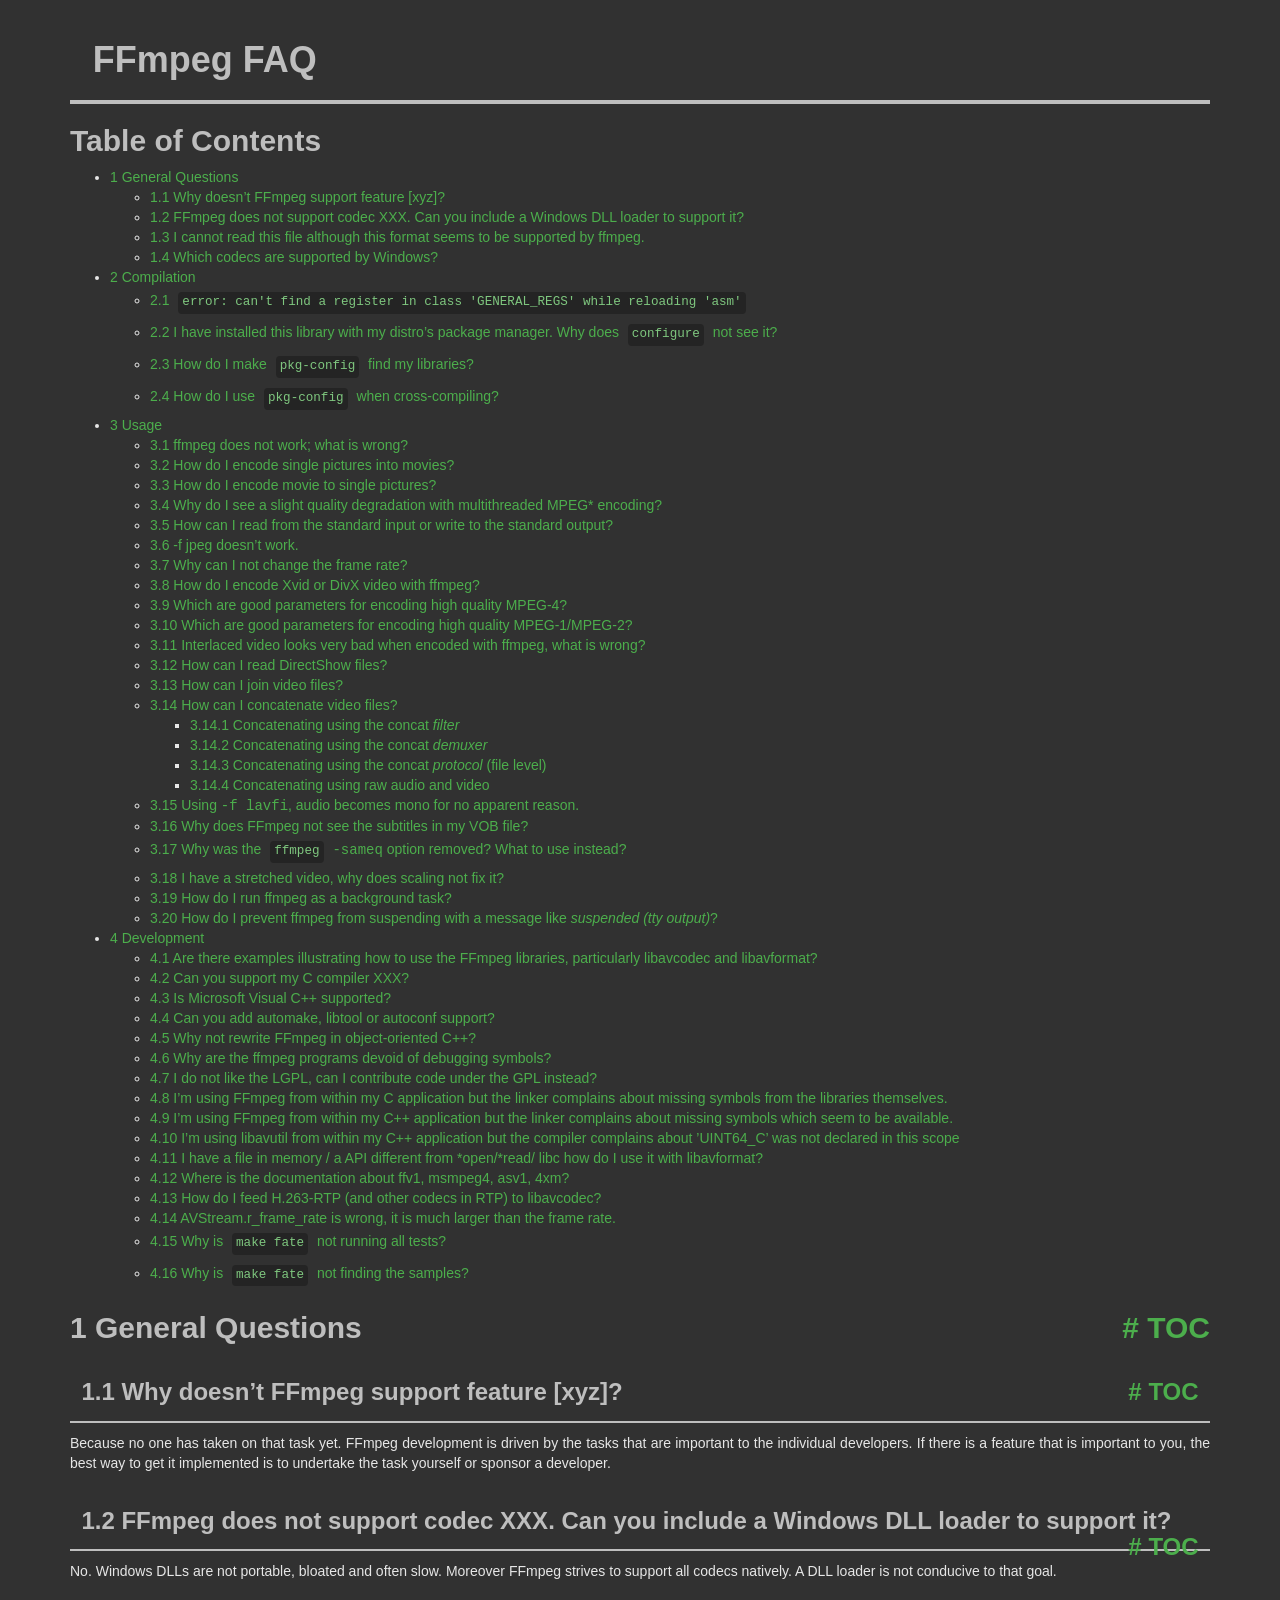
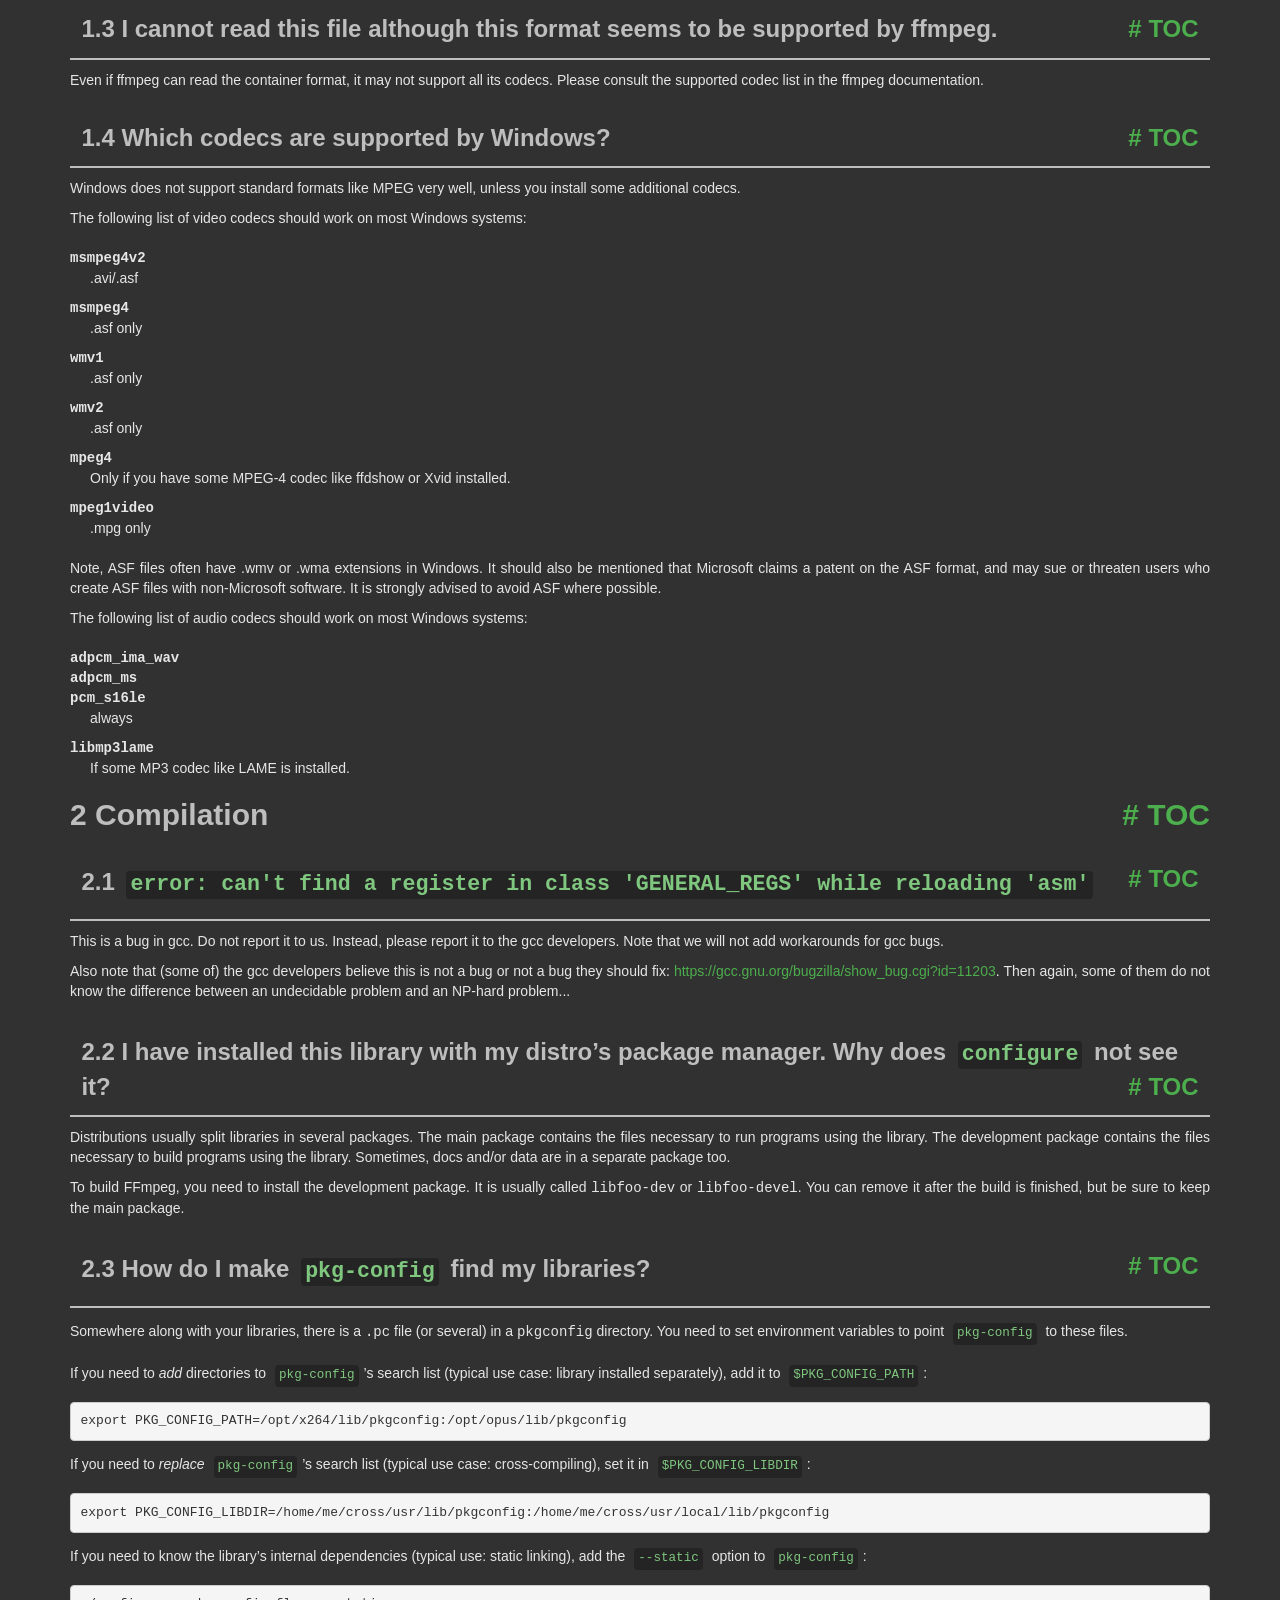
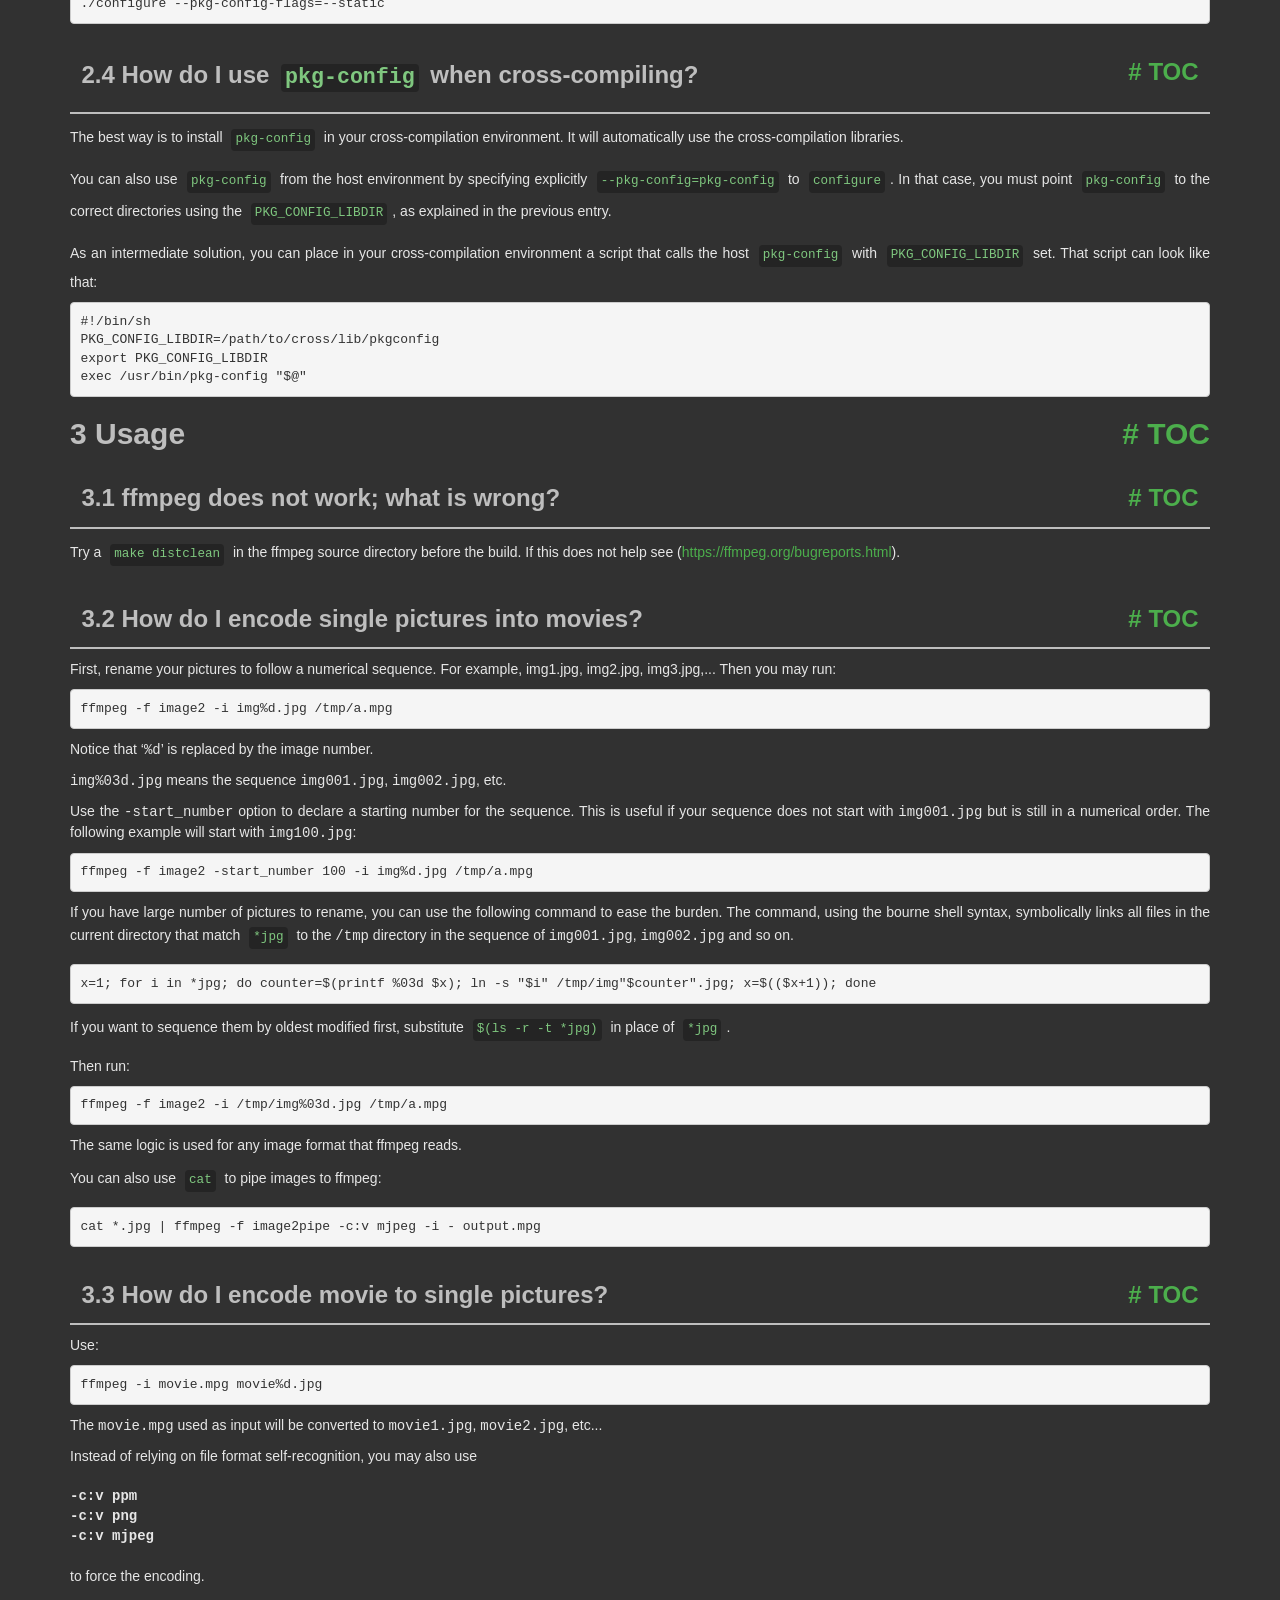
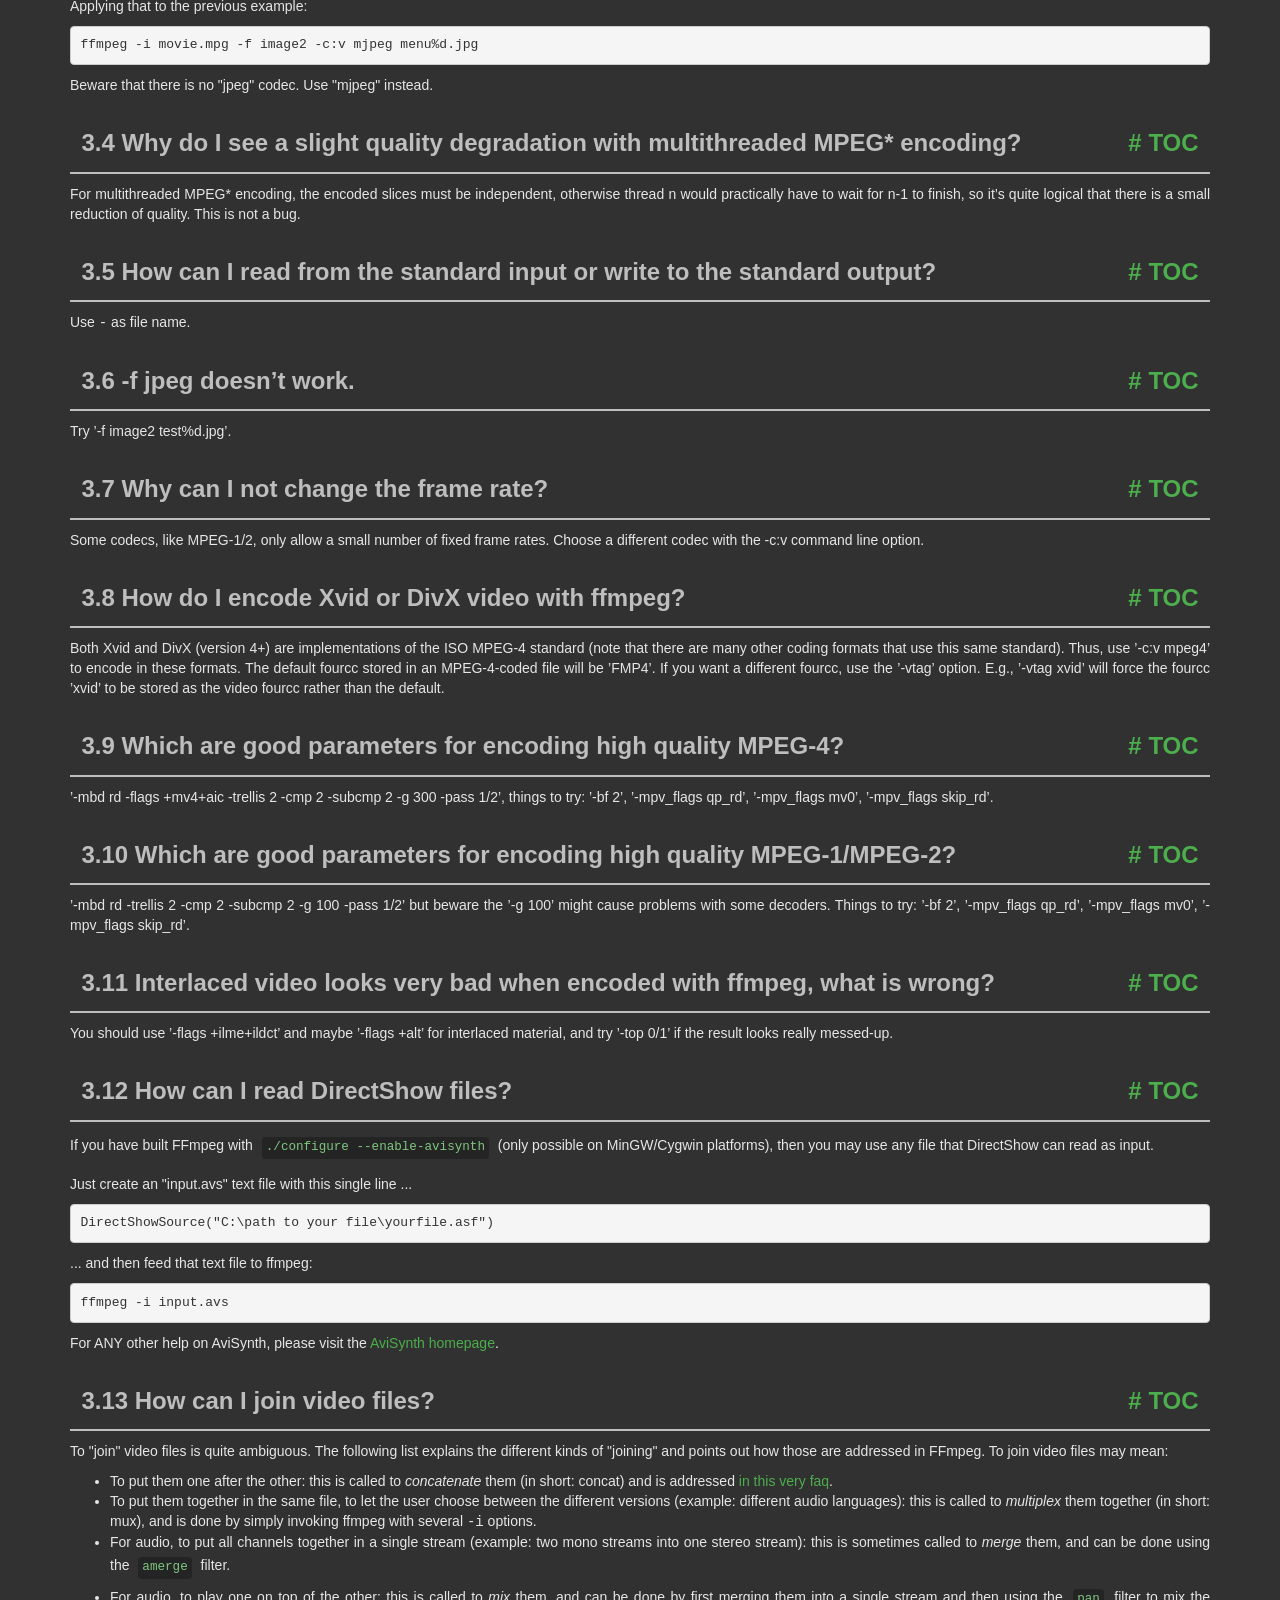
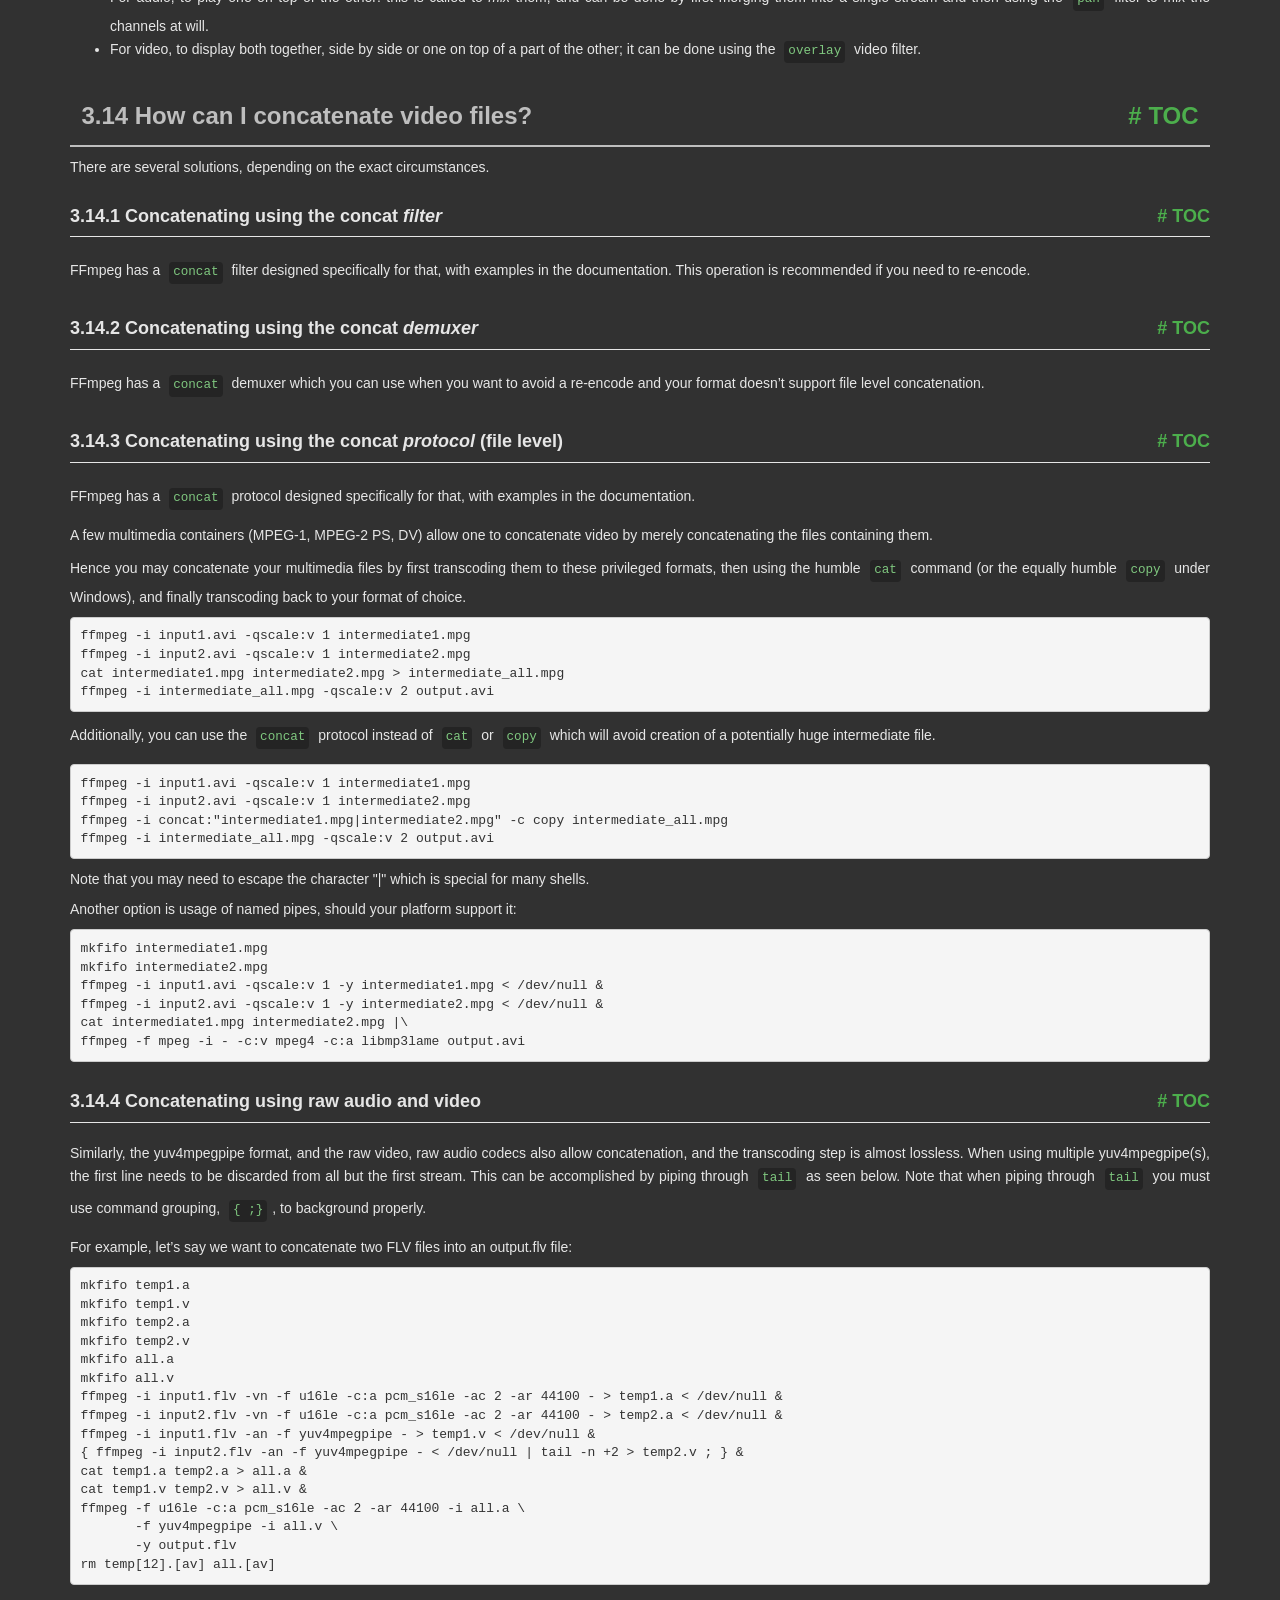
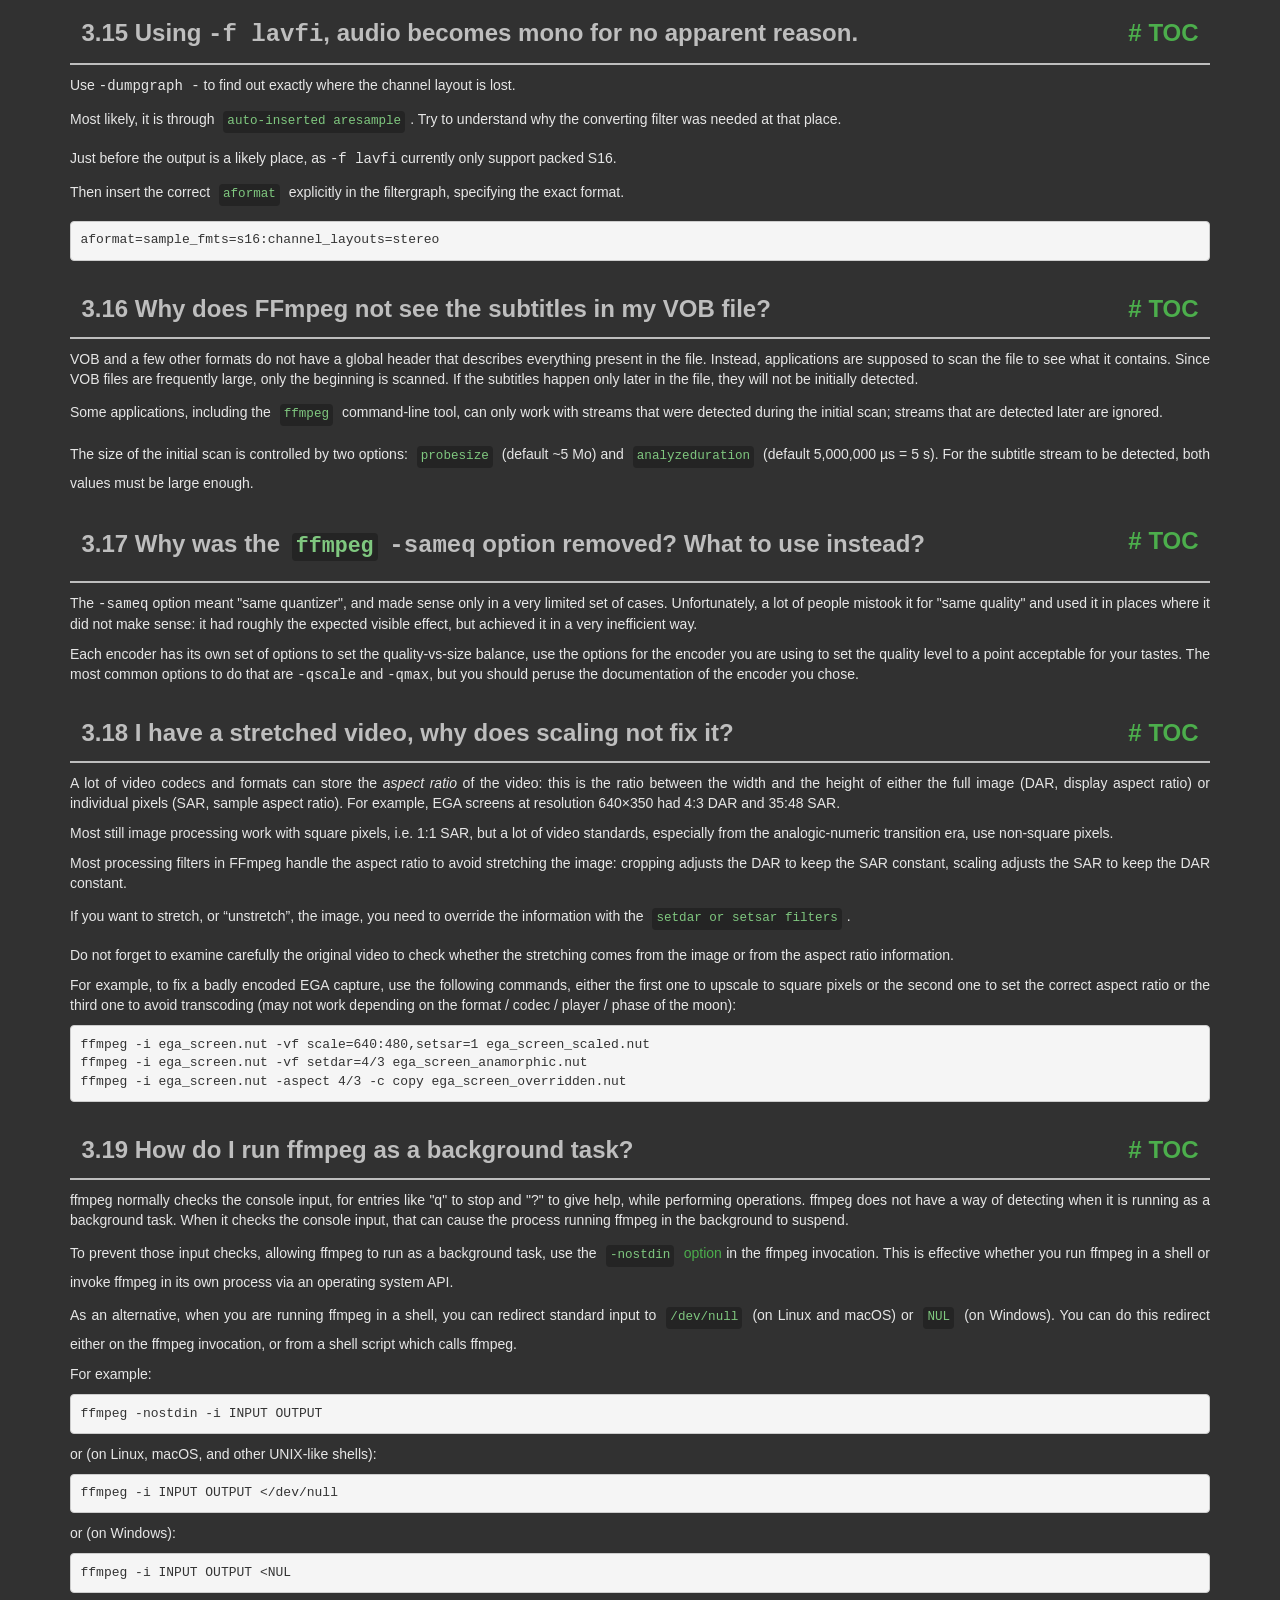
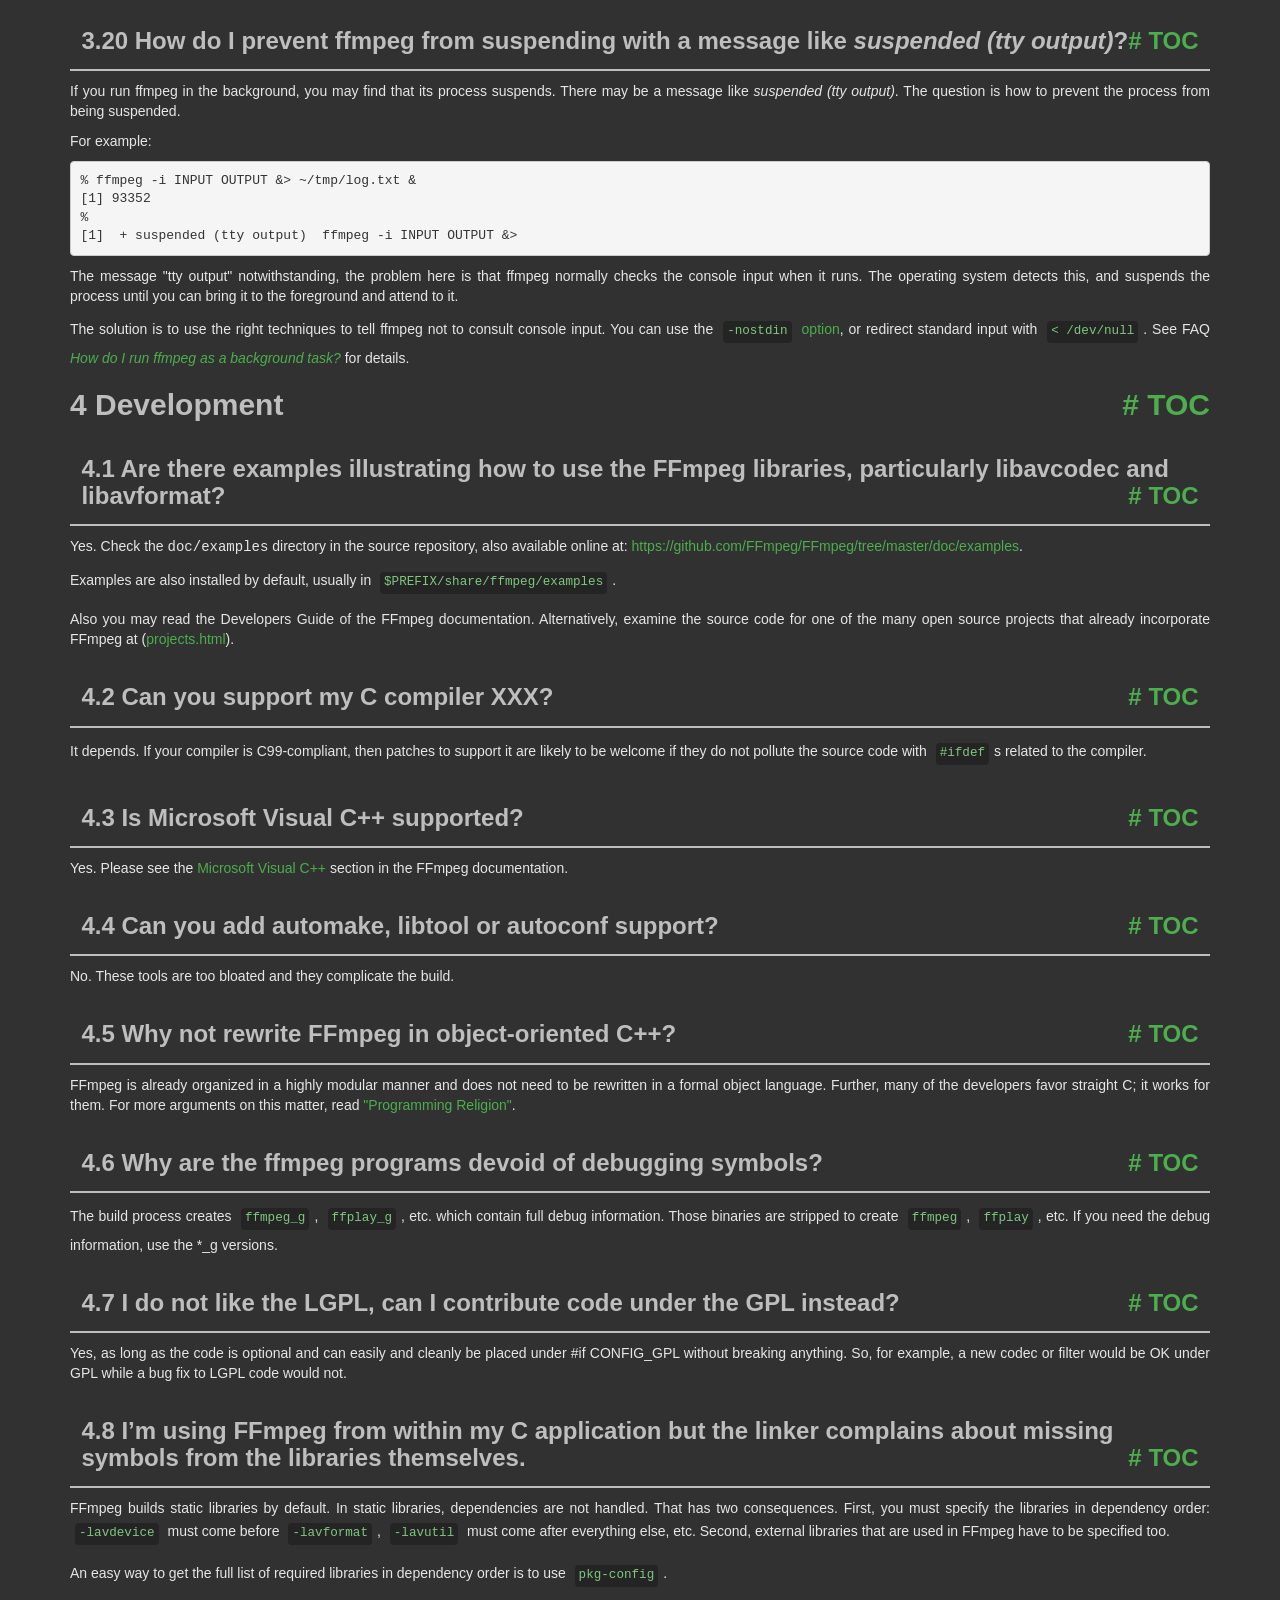
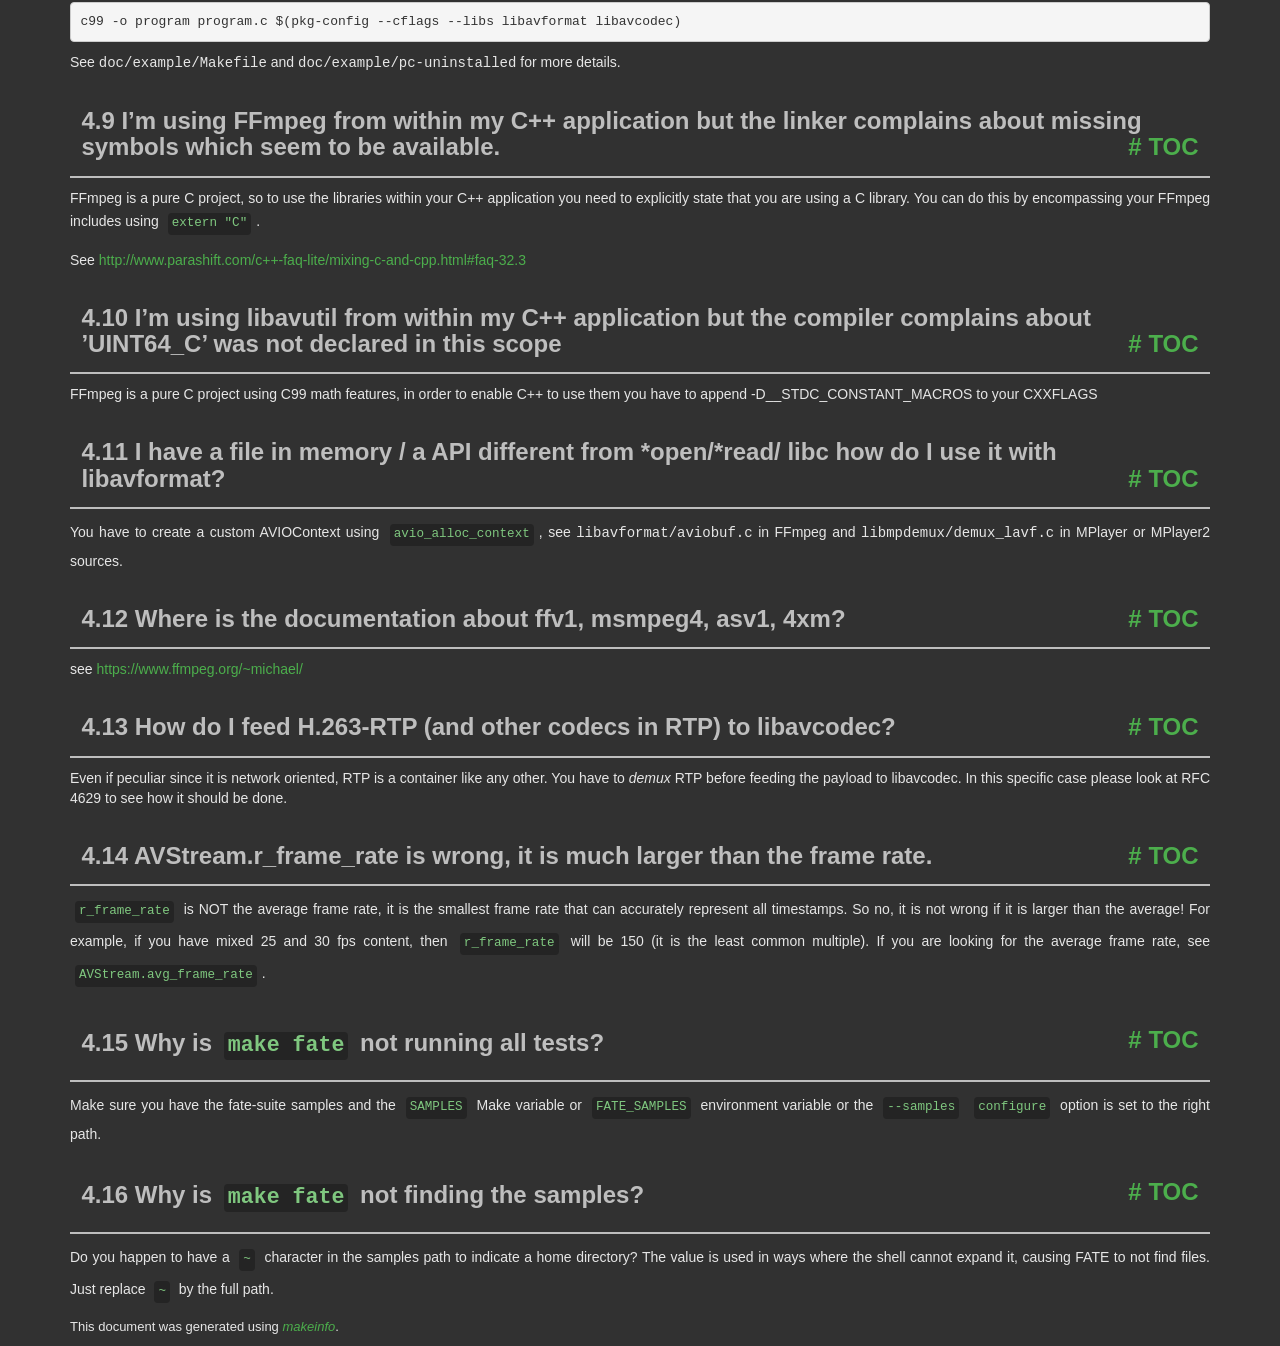
<file: ffmpeg-8.0.1-essentials_build/doc/faq.html>
<!DOCTYPE html PUBLIC "-//W3C//DTD HTML 4.01 Transitional//EN" "http://www.w3.org/TR/html4/loose.dtd">
<html>
<!-- Created by GNU Texinfo 7.2, https://www.gnu.org/software/texinfo/ -->
  <head>
    <meta charset="utf-8">
    <title>
      FFmpeg FAQ
    </title>
    <meta name="viewport" content="width=device-width,initial-scale=1.0">
    <link rel="stylesheet" type="text/css" href="bootstrap.min.css">
    <link rel="stylesheet" type="text/css" href="style.min.css">
  </head>
  <body>
    <div class="container">
      <h1>
      FFmpeg FAQ
      </h1>


<a name="SEC_Top"></a>

<div class="region-contents" id="SEC_Contents">
<h2 class="contents-heading">Table of Contents</h2>

<div class="contents">

<ul class="toc-numbered-mark">
  <li><a id="toc-General-Questions" href="#General-Questions">1 General Questions</a>
  <ul class="toc-numbered-mark">
    <li><a id="toc-Why-doesn_0027t-FFmpeg-support-feature-_005bxyz_005d_003f" href="#Why-doesn_0027t-FFmpeg-support-feature-_005bxyz_005d_003f">1.1 Why doesn&rsquo;t FFmpeg support feature [xyz]?</a></li>
    <li><a id="toc-FFmpeg-does-not-support-codec-XXX_002e-Can-you-include-a-Windows-DLL-loader-to-support-it_003f" href="#FFmpeg-does-not-support-codec-XXX_002e-Can-you-include-a-Windows-DLL-loader-to-support-it_003f">1.2 FFmpeg does not support codec XXX. Can you include a Windows DLL loader to support it?</a></li>
    <li><a id="toc-I-cannot-read-this-file-although-this-format-seems-to-be-supported-by-ffmpeg_002e" href="#I-cannot-read-this-file-although-this-format-seems-to-be-supported-by-ffmpeg_002e">1.3 I cannot read this file although this format seems to be supported by ffmpeg.</a></li>
    <li><a id="toc-Which-codecs-are-supported-by-Windows_003f" href="#Which-codecs-are-supported-by-Windows_003f">1.4 Which codecs are supported by Windows?</a></li>
  </ul></li>
  <li><a id="toc-Compilation" href="#Compilation">2 Compilation</a>
  <ul class="toc-numbered-mark">
    <li><a id="toc-error_003a-can_0027t-find-a-register-in-class-_0027GENERAL_005fREGS_0027-while-reloading-_0027asm_0027" href="#error_003a-can_0027t-find-a-register-in-class-_0027GENERAL_005fREGS_0027-while-reloading-_0027asm_0027">2.1 <code class="code">error: can't find a register in class 'GENERAL_REGS' while reloading 'asm'</code></a></li>
    <li><a id="toc-I-have-installed-this-library-with-my-distro_0027s-package-manager_002e-Why-does-configure-not-see-it_003f" href="#I-have-installed-this-library-with-my-distro_0027s-package-manager_002e-Why-does-configure-not-see-it_003f">2.2 I have installed this library with my distro&rsquo;s package manager. Why does <code class="command">configure</code> not see it?</a></li>
    <li><a id="toc-How-do-I-make-pkg_002dconfig-find-my-libraries_003f" href="#How-do-I-make-pkg_002dconfig-find-my-libraries_003f">2.3 How do I make <code class="command">pkg-config</code> find my libraries?</a></li>
    <li><a id="toc-How-do-I-use-pkg_002dconfig-when-cross_002dcompiling_003f" href="#How-do-I-use-pkg_002dconfig-when-cross_002dcompiling_003f">2.4 How do I use <code class="command">pkg-config</code> when cross-compiling?</a></li>
  </ul></li>
  <li><a id="toc-Usage" href="#Usage">3 Usage</a>
  <ul class="toc-numbered-mark">
    <li><a id="toc-ffmpeg-does-not-work_003b-what-is-wrong_003f" href="#ffmpeg-does-not-work_003b-what-is-wrong_003f">3.1 ffmpeg does not work; what is wrong?</a></li>
    <li><a id="toc-How-do-I-encode-single-pictures-into-movies_003f" href="#How-do-I-encode-single-pictures-into-movies_003f">3.2 How do I encode single pictures into movies?</a></li>
    <li><a id="toc-How-do-I-encode-movie-to-single-pictures_003f" href="#How-do-I-encode-movie-to-single-pictures_003f">3.3 How do I encode movie to single pictures?</a></li>
    <li><a id="toc-Why-do-I-see-a-slight-quality-degradation-with-multithreaded-MPEG_002a-encoding_003f" href="#Why-do-I-see-a-slight-quality-degradation-with-multithreaded-MPEG_002a-encoding_003f">3.4 Why do I see a slight quality degradation with multithreaded MPEG* encoding?</a></li>
    <li><a id="toc-How-can-I-read-from-the-standard-input-or-write-to-the-standard-output_003f" href="#How-can-I-read-from-the-standard-input-or-write-to-the-standard-output_003f">3.5 How can I read from the standard input or write to the standard output?</a></li>
    <li><a id="toc-_002df-jpeg-doesn_0027t-work_002e" href="#g_t_002df-jpeg-doesn_0027t-work_002e">3.6 -f jpeg doesn&rsquo;t work.</a></li>
    <li><a id="toc-Why-can-I-not-change-the-frame-rate_003f" href="#Why-can-I-not-change-the-frame-rate_003f">3.7 Why can I not change the frame rate?</a></li>
    <li><a id="toc-How-do-I-encode-Xvid-or-DivX-video-with-ffmpeg_003f" href="#How-do-I-encode-Xvid-or-DivX-video-with-ffmpeg_003f">3.8 How do I encode Xvid or DivX video with ffmpeg?</a></li>
    <li><a id="toc-Which-are-good-parameters-for-encoding-high-quality-MPEG_002d4_003f" href="#Which-are-good-parameters-for-encoding-high-quality-MPEG_002d4_003f">3.9 Which are good parameters for encoding high quality MPEG-4?</a></li>
    <li><a id="toc-Which-are-good-parameters-for-encoding-high-quality-MPEG_002d1_002fMPEG_002d2_003f" href="#Which-are-good-parameters-for-encoding-high-quality-MPEG_002d1_002fMPEG_002d2_003f">3.10 Which are good parameters for encoding high quality MPEG-1/MPEG-2?</a></li>
    <li><a id="toc-Interlaced-video-looks-very-bad-when-encoded-with-ffmpeg_002c-what-is-wrong_003f" href="#Interlaced-video-looks-very-bad-when-encoded-with-ffmpeg_002c-what-is-wrong_003f">3.11 Interlaced video looks very bad when encoded with ffmpeg, what is wrong?</a></li>
    <li><a id="toc-How-can-I-read-DirectShow-files_003f" href="#How-can-I-read-DirectShow-files_003f">3.12 How can I read DirectShow files?</a></li>
    <li><a id="toc-How-can-I-join-video-files_003f" href="#How-can-I-join-video-files_003f">3.13 How can I join video files?</a></li>
    <li><a id="toc-How-can-I-concatenate-video-files_003f" href="#How-can-I-concatenate-video-files_003f">3.14 How can I concatenate video files?</a>
    <ul class="toc-numbered-mark">
      <li><a id="toc-Concatenating-using-the-concat-filter" href="#Concatenating-using-the-concat-filter">3.14.1 Concatenating using the concat <em class="emph">filter</em></a></li>
      <li><a id="toc-Concatenating-using-the-concat-demuxer" href="#Concatenating-using-the-concat-demuxer">3.14.2 Concatenating using the concat <em class="emph">demuxer</em></a></li>
      <li><a id="toc-Concatenating-using-the-concat-protocol-_0028file-level_0029" href="#Concatenating-using-the-concat-protocol-_0028file-level_0029">3.14.3 Concatenating using the concat <em class="emph">protocol</em> (file level)</a></li>
      <li><a id="toc-Concatenating-using-raw-audio-and-video" href="#Concatenating-using-raw-audio-and-video">3.14.4 Concatenating using raw audio and video</a></li>
    </ul></li>
    <li><a id="toc-Using-_002df-lavfi_002c-audio-becomes-mono-for-no-apparent-reason_002e" href="#Using-_002df-lavfi_002c-audio-becomes-mono-for-no-apparent-reason_002e">3.15 Using <samp class="option">-f lavfi</samp>, audio becomes mono for no apparent reason.</a></li>
    <li><a id="toc-Why-does-FFmpeg-not-see-the-subtitles-in-my-VOB-file_003f" href="#Why-does-FFmpeg-not-see-the-subtitles-in-my-VOB-file_003f">3.16 Why does FFmpeg not see the subtitles in my VOB file?</a></li>
    <li><a id="toc-Why-was-the-ffmpeg-_002dsameq-option-removed_003f-What-to-use-instead_003f" href="#Why-was-the-ffmpeg-_002dsameq-option-removed_003f-What-to-use-instead_003f">3.17 Why was the <code class="command">ffmpeg</code> <samp class="option">-sameq</samp> option removed? What to use instead?</a></li>
    <li><a id="toc-I-have-a-stretched-video_002c-why-does-scaling-not-fix-it_003f" href="#I-have-a-stretched-video_002c-why-does-scaling-not-fix-it_003f">3.18 I have a stretched video, why does scaling not fix it?</a></li>
    <li><a id="toc-How-do-I-run-ffmpeg-as-a-background-task_003f" href="#How-do-I-run-ffmpeg-as-a-background-task_003f">3.19 How do I run ffmpeg as a background task?</a></li>
    <li><a id="toc-How-do-I-prevent-ffmpeg-from-suspending-with-a-message-like-suspended-_0028tty-output_0029_003f" href="#How-do-I-prevent-ffmpeg-from-suspending-with-a-message-like-suspended-_0028tty-output_0029_003f">3.20 How do I prevent ffmpeg from suspending with a message like <em class="emph">suspended (tty output)</em>?</a></li>
  </ul></li>
  <li><a id="toc-Development" href="#Development">4 Development</a>
  <ul class="toc-numbered-mark">
    <li><a id="toc-Are-there-examples-illustrating-how-to-use-the-FFmpeg-libraries_002c-particularly-libavcodec-and-libavformat_003f" href="#Are-there-examples-illustrating-how-to-use-the-FFmpeg-libraries_002c-particularly-libavcodec-and-libavformat_003f">4.1 Are there examples illustrating how to use the FFmpeg libraries, particularly libavcodec and libavformat?</a></li>
    <li><a id="toc-Can-you-support-my-C-compiler-XXX_003f" href="#Can-you-support-my-C-compiler-XXX_003f">4.2 Can you support my C compiler XXX?</a></li>
    <li><a id="toc-Is-Microsoft-Visual-C_002b_002b-supported_003f" href="#Is-Microsoft-Visual-C_002b_002b-supported_003f">4.3 Is Microsoft Visual C++ supported?</a></li>
    <li><a id="toc-Can-you-add-automake_002c-libtool-or-autoconf-support_003f" href="#Can-you-add-automake_002c-libtool-or-autoconf-support_003f">4.4 Can you add automake, libtool or autoconf support?</a></li>
    <li><a id="toc-Why-not-rewrite-FFmpeg-in-object_002doriented-C_002b_002b_003f" href="#Why-not-rewrite-FFmpeg-in-object_002doriented-C_002b_002b_003f">4.5 Why not rewrite FFmpeg in object-oriented C++?</a></li>
    <li><a id="toc-Why-are-the-ffmpeg-programs-devoid-of-debugging-symbols_003f" href="#Why-are-the-ffmpeg-programs-devoid-of-debugging-symbols_003f">4.6 Why are the ffmpeg programs devoid of debugging symbols?</a></li>
    <li><a id="toc-I-do-not-like-the-LGPL_002c-can-I-contribute-code-under-the-GPL-instead_003f" href="#I-do-not-like-the-LGPL_002c-can-I-contribute-code-under-the-GPL-instead_003f">4.7 I do not like the LGPL, can I contribute code under the GPL instead?</a></li>
    <li><a id="toc-I_0027m-using-FFmpeg-from-within-my-C-application-but-the-linker-complains-about-missing-symbols-from-the-libraries-themselves_002e" href="#I_0027m-using-FFmpeg-from-within-my-C-application-but-the-linker-complains-about-missing-symbols-from-the-libraries-themselves_002e">4.8 I&rsquo;m using FFmpeg from within my C application but the linker complains about missing symbols from the libraries themselves.</a></li>
    <li><a id="toc-I_0027m-using-FFmpeg-from-within-my-C_002b_002b-application-but-the-linker-complains-about-missing-symbols-which-seem-to-be-available_002e" href="#I_0027m-using-FFmpeg-from-within-my-C_002b_002b-application-but-the-linker-complains-about-missing-symbols-which-seem-to-be-available_002e">4.9 I&rsquo;m using FFmpeg from within my C++ application but the linker complains about missing symbols which seem to be available.</a></li>
    <li><a id="toc-I_0027m-using-libavutil-from-within-my-C_002b_002b-application-but-the-compiler-complains-about-_0027UINT64_005fC_0027-was-not-declared-in-this-scope" href="#I_0027m-using-libavutil-from-within-my-C_002b_002b-application-but-the-compiler-complains-about-_0027UINT64_005fC_0027-was-not-declared-in-this-scope">4.10 I&rsquo;m using libavutil from within my C++ application but the compiler complains about &rsquo;UINT64_C&rsquo; was not declared in this scope</a></li>
    <li><a id="toc-I-have-a-file-in-memory-_002f-a-API-different-from-_002aopen_002f_002aread_002f-libc-how-do-I-use-it-with-libavformat_003f" href="#I-have-a-file-in-memory-_002f-a-API-different-from-_002aopen_002f_002aread_002f-libc-how-do-I-use-it-with-libavformat_003f">4.11 I have a file in memory / a API different from *open/*read/ libc how do I use it with libavformat?</a></li>
    <li><a id="toc-Where-is-the-documentation-about-ffv1_002c-msmpeg4_002c-asv1_002c-4xm_003f" href="#Where-is-the-documentation-about-ffv1_002c-msmpeg4_002c-asv1_002c-4xm_003f">4.12 Where is the documentation about ffv1, msmpeg4, asv1, 4xm?</a></li>
    <li><a id="toc-How-do-I-feed-H_002e263_002dRTP-_0028and-other-codecs-in-RTP_0029-to-libavcodec_003f" href="#How-do-I-feed-H_002e263_002dRTP-_0028and-other-codecs-in-RTP_0029-to-libavcodec_003f">4.13 How do I feed H.263-RTP (and other codecs in RTP) to libavcodec?</a></li>
    <li><a id="toc-AVStream_002er_005fframe_005frate-is-wrong_002c-it-is-much-larger-than-the-frame-rate_002e" href="#AVStream_002er_005fframe_005frate-is-wrong_002c-it-is-much-larger-than-the-frame-rate_002e">4.14 AVStream.r_frame_rate is wrong, it is much larger than the frame rate.</a></li>
    <li><a id="toc-Why-is-make-fate-not-running-all-tests_003f" href="#Why-is-make-fate-not-running-all-tests_003f">4.15 Why is <code class="code">make fate</code> not running all tests?</a></li>
    <li><a id="toc-Why-is-make-fate-not-finding-the-samples_003f" href="#Why-is-make-fate-not-finding-the-samples_003f">4.16 Why is <code class="code">make fate</code> not finding the samples?</a></li>
  </ul></li>
</ul>
</div>
</div>

<a name="General-Questions"></a>
<h2 class="chapter">1 General Questions<span class="pull-right"><a class="anchor hidden-xs" href="#General-Questions" aria-hidden="true">#</a> <a class="anchor hidden-xs"href="#toc-General-Questions" aria-hidden="true">TOC</a></span></h2>

<a name="Why-doesn_0027t-FFmpeg-support-feature-_005bxyz_005d_003f"></a>
<h3 class="section">1.1 Why doesn&rsquo;t FFmpeg support feature [xyz]?<span class="pull-right"><a class="anchor hidden-xs" href="#Why-doesn_0027t-FFmpeg-support-feature-_005bxyz_005d_003f" aria-hidden="true">#</a> <a class="anchor hidden-xs"href="#toc-Why-doesn_0027t-FFmpeg-support-feature-_005bxyz_005d_003f" aria-hidden="true">TOC</a></span></h3>

<p>Because no one has taken on that task yet. FFmpeg development is
driven by the tasks that are important to the individual developers.
If there is a feature that is important to you, the best way to get
it implemented is to undertake the task yourself or sponsor a developer.
</p>
<a name="FFmpeg-does-not-support-codec-XXX_002e-Can-you-include-a-Windows-DLL-loader-to-support-it_003f"></a>
<h3 class="section">1.2 FFmpeg does not support codec XXX. Can you include a Windows DLL loader to support it?<span class="pull-right"><a class="anchor hidden-xs" href="#FFmpeg-does-not-support-codec-XXX_002e-Can-you-include-a-Windows-DLL-loader-to-support-it_003f" aria-hidden="true">#</a> <a class="anchor hidden-xs"href="#toc-FFmpeg-does-not-support-codec-XXX_002e-Can-you-include-a-Windows-DLL-loader-to-support-it_003f" aria-hidden="true">TOC</a></span></h3>

<p>No. Windows DLLs are not portable, bloated and often slow.
Moreover FFmpeg strives to support all codecs natively.
A DLL loader is not conducive to that goal.
</p>
<a name="I-cannot-read-this-file-although-this-format-seems-to-be-supported-by-ffmpeg_002e"></a>
<h3 class="section">1.3 I cannot read this file although this format seems to be supported by ffmpeg.<span class="pull-right"><a class="anchor hidden-xs" href="#I-cannot-read-this-file-although-this-format-seems-to-be-supported-by-ffmpeg_002e" aria-hidden="true">#</a> <a class="anchor hidden-xs"href="#toc-I-cannot-read-this-file-although-this-format-seems-to-be-supported-by-ffmpeg_002e" aria-hidden="true">TOC</a></span></h3>

<p>Even if ffmpeg can read the container format, it may not support all its
codecs. Please consult the supported codec list in the ffmpeg
documentation.
</p>
<a name="Which-codecs-are-supported-by-Windows_003f"></a>
<h3 class="section">1.4 Which codecs are supported by Windows?<span class="pull-right"><a class="anchor hidden-xs" href="#Which-codecs-are-supported-by-Windows_003f" aria-hidden="true">#</a> <a class="anchor hidden-xs"href="#toc-Which-codecs-are-supported-by-Windows_003f" aria-hidden="true">TOC</a></span></h3>

<p>Windows does not support standard formats like MPEG very well, unless you
install some additional codecs.
</p>
<p>The following list of video codecs should work on most Windows systems:
</p><dl class="table">
<dt><samp class="option">msmpeg4v2</samp></dt>
<dd><p>.avi/.asf
</p></dd>
<dt><samp class="option">msmpeg4</samp></dt>
<dd><p>.asf only
</p></dd>
<dt><samp class="option">wmv1</samp></dt>
<dd><p>.asf only
</p></dd>
<dt><samp class="option">wmv2</samp></dt>
<dd><p>.asf only
</p></dd>
<dt><samp class="option">mpeg4</samp></dt>
<dd><p>Only if you have some MPEG-4 codec like ffdshow or Xvid installed.
</p></dd>
<dt><samp class="option">mpeg1video</samp></dt>
<dd><p>.mpg only
</p></dd>
</dl>
<p>Note, ASF files often have .wmv or .wma extensions in Windows. It should also
be mentioned that Microsoft claims a patent on the ASF format, and may sue
or threaten users who create ASF files with non-Microsoft software. It is
strongly advised to avoid ASF where possible.
</p>
<p>The following list of audio codecs should work on most Windows systems:
</p><dl class="table">
<dt><samp class="option">adpcm_ima_wav</samp></dt>
<dt><samp class="option">adpcm_ms</samp></dt>
<dt><samp class="option">pcm_s16le</samp></dt>
<dd><p>always
</p></dd>
<dt><samp class="option">libmp3lame</samp></dt>
<dd><p>If some MP3 codec like LAME is installed.
</p></dd>
</dl>


<a name="Compilation"></a>
<h2 class="chapter">2 Compilation<span class="pull-right"><a class="anchor hidden-xs" href="#Compilation" aria-hidden="true">#</a> <a class="anchor hidden-xs"href="#toc-Compilation" aria-hidden="true">TOC</a></span></h2>

<a name="error_003a-can_0027t-find-a-register-in-class-_0027GENERAL_005fREGS_0027-while-reloading-_0027asm_0027"></a>
<h3 class="section">2.1 <code class="code">error: can't find a register in class 'GENERAL_REGS' while reloading 'asm'</code><span class="pull-right"><a class="anchor hidden-xs" href="#error_003a-can_0027t-find-a-register-in-class-_0027GENERAL_005fREGS_0027-while-reloading-_0027asm_0027" aria-hidden="true">#</a> <a class="anchor hidden-xs"href="#toc-error_003a-can_0027t-find-a-register-in-class-_0027GENERAL_005fREGS_0027-while-reloading-_0027asm_0027" aria-hidden="true">TOC</a></span></h3>

<p>This is a bug in gcc. Do not report it to us. Instead, please report it to
the gcc developers. Note that we will not add workarounds for gcc bugs.
</p>
<p>Also note that (some of) the gcc developers believe this is not a bug or
not a bug they should fix:
<a class="url" href="https://gcc.gnu.org/bugzilla/show_bug.cgi?id=11203">https://gcc.gnu.org/bugzilla/show_bug.cgi?id=11203</a>.
Then again, some of them do not know the difference between an undecidable
problem and an NP-hard problem...
</p>
<a name="I-have-installed-this-library-with-my-distro_0027s-package-manager_002e-Why-does-configure-not-see-it_003f"></a>
<h3 class="section">2.2 I have installed this library with my distro&rsquo;s package manager. Why does <code class="command">configure</code> not see it?<span class="pull-right"><a class="anchor hidden-xs" href="#I-have-installed-this-library-with-my-distro_0027s-package-manager_002e-Why-does-configure-not-see-it_003f" aria-hidden="true">#</a> <a class="anchor hidden-xs"href="#toc-I-have-installed-this-library-with-my-distro_0027s-package-manager_002e-Why-does-configure-not-see-it_003f" aria-hidden="true">TOC</a></span></h3>

<p>Distributions usually split libraries in several packages. The main package
contains the files necessary to run programs using the library. The
development package contains the files necessary to build programs using the
library. Sometimes, docs and/or data are in a separate package too.
</p>
<p>To build FFmpeg, you need to install the development package. It is usually
called <samp class="file">libfoo-dev</samp> or <samp class="file">libfoo-devel</samp>. You can remove it after the
build is finished, but be sure to keep the main package.
</p>
<a name="How-do-I-make-pkg_002dconfig-find-my-libraries_003f"></a>
<h3 class="section">2.3 How do I make <code class="command">pkg-config</code> find my libraries?<span class="pull-right"><a class="anchor hidden-xs" href="#How-do-I-make-pkg_002dconfig-find-my-libraries_003f" aria-hidden="true">#</a> <a class="anchor hidden-xs"href="#toc-How-do-I-make-pkg_002dconfig-find-my-libraries_003f" aria-hidden="true">TOC</a></span></h3>

<p>Somewhere along with your libraries, there is a <samp class="file">.pc</samp> file (or several)
in a <samp class="file">pkgconfig</samp> directory. You need to set environment variables to
point <code class="command">pkg-config</code> to these files.
</p>
<p>If you need to <em class="emph">add</em> directories to <code class="command">pkg-config</code>&rsquo;s search list
(typical use case: library installed separately), add it to
<code class="code">$PKG_CONFIG_PATH</code>:
</p>
<div class="example">
<pre class="example-preformatted">export PKG_CONFIG_PATH=/opt/x264/lib/pkgconfig:/opt/opus/lib/pkgconfig
</pre></div>

<p>If you need to <em class="emph">replace</em> <code class="command">pkg-config</code>&rsquo;s search list
(typical use case: cross-compiling), set it in
<code class="code">$PKG_CONFIG_LIBDIR</code>:
</p>
<div class="example">
<pre class="example-preformatted">export PKG_CONFIG_LIBDIR=/home/me/cross/usr/lib/pkgconfig:/home/me/cross/usr/local/lib/pkgconfig
</pre></div>

<p>If you need to know the library&rsquo;s internal dependencies (typical use: static
linking), add the <code class="code">--static</code> option to <code class="command">pkg-config</code>:
</p>
<div class="example">
<pre class="example-preformatted">./configure --pkg-config-flags=--static
</pre></div>

<a name="How-do-I-use-pkg_002dconfig-when-cross_002dcompiling_003f"></a>
<h3 class="section">2.4 How do I use <code class="command">pkg-config</code> when cross-compiling?<span class="pull-right"><a class="anchor hidden-xs" href="#How-do-I-use-pkg_002dconfig-when-cross_002dcompiling_003f" aria-hidden="true">#</a> <a class="anchor hidden-xs"href="#toc-How-do-I-use-pkg_002dconfig-when-cross_002dcompiling_003f" aria-hidden="true">TOC</a></span></h3>

<p>The best way is to install <code class="command">pkg-config</code> in your cross-compilation
environment. It will automatically use the cross-compilation libraries.
</p>
<p>You can also use <code class="command">pkg-config</code> from the host environment by
specifying explicitly <code class="code">--pkg-config=pkg-config</code> to <code class="command">configure</code>.
In that case, you must point <code class="command">pkg-config</code> to the correct directories
using the <code class="code">PKG_CONFIG_LIBDIR</code>, as explained in the previous entry.
</p>
<p>As an intermediate solution, you can place in your cross-compilation
environment a script that calls the host <code class="command">pkg-config</code> with
<code class="code">PKG_CONFIG_LIBDIR</code> set. That script can look like that:
</p>
<div class="example">
<pre class="example-preformatted">#!/bin/sh
PKG_CONFIG_LIBDIR=/path/to/cross/lib/pkgconfig
export PKG_CONFIG_LIBDIR
exec /usr/bin/pkg-config &quot;$@&quot;
</pre></div>

<a name="Usage"></a>
<h2 class="chapter">3 Usage<span class="pull-right"><a class="anchor hidden-xs" href="#Usage" aria-hidden="true">#</a> <a class="anchor hidden-xs"href="#toc-Usage" aria-hidden="true">TOC</a></span></h2>

<a name="ffmpeg-does-not-work_003b-what-is-wrong_003f"></a>
<h3 class="section">3.1 ffmpeg does not work; what is wrong?<span class="pull-right"><a class="anchor hidden-xs" href="#ffmpeg-does-not-work_003b-what-is-wrong_003f" aria-hidden="true">#</a> <a class="anchor hidden-xs"href="#toc-ffmpeg-does-not-work_003b-what-is-wrong_003f" aria-hidden="true">TOC</a></span></h3>

<p>Try a <code class="code">make distclean</code> in the ffmpeg source directory before the build.
If this does not help see
(<a class="url" href="https://ffmpeg.org/bugreports.html">https://ffmpeg.org/bugreports.html</a>).
</p>
<a name="How-do-I-encode-single-pictures-into-movies_003f"></a>
<h3 class="section">3.2 How do I encode single pictures into movies?<span class="pull-right"><a class="anchor hidden-xs" href="#How-do-I-encode-single-pictures-into-movies_003f" aria-hidden="true">#</a> <a class="anchor hidden-xs"href="#toc-How-do-I-encode-single-pictures-into-movies_003f" aria-hidden="true">TOC</a></span></h3>

<p>First, rename your pictures to follow a numerical sequence.
For example, img1.jpg, img2.jpg, img3.jpg,...
Then you may run:
</p>
<div class="example">
<pre class="example-preformatted">ffmpeg -f image2 -i img%d.jpg /tmp/a.mpg
</pre></div>

<p>Notice that &lsquo;<samp class="samp">%d</samp>&rsquo; is replaced by the image number.
</p>
<p><samp class="file">img%03d.jpg</samp> means the sequence <samp class="file">img001.jpg</samp>, <samp class="file">img002.jpg</samp>, etc.
</p>
<p>Use the <samp class="option">-start_number</samp> option to declare a starting number for
the sequence. This is useful if your sequence does not start with
<samp class="file">img001.jpg</samp> but is still in a numerical order. The following
example will start with <samp class="file">img100.jpg</samp>:
</p>
<div class="example">
<pre class="example-preformatted">ffmpeg -f image2 -start_number 100 -i img%d.jpg /tmp/a.mpg
</pre></div>

<p>If you have large number of pictures to rename, you can use the
following command to ease the burden. The command, using the bourne
shell syntax, symbolically links all files in the current directory
that match <code class="code">*jpg</code> to the <samp class="file">/tmp</samp> directory in the sequence of
<samp class="file">img001.jpg</samp>, <samp class="file">img002.jpg</samp> and so on.
</p>
<div class="example">
<pre class="example-preformatted">x=1; for i in *jpg; do counter=$(printf %03d $x); ln -s &quot;$i&quot; /tmp/img&quot;$counter&quot;.jpg; x=$(($x+1)); done
</pre></div>

<p>If you want to sequence them by oldest modified first, substitute
<code class="code">$(ls -r -t *jpg)</code> in place of <code class="code">*jpg</code>.
</p>
<p>Then run:
</p>
<div class="example">
<pre class="example-preformatted">ffmpeg -f image2 -i /tmp/img%03d.jpg /tmp/a.mpg
</pre></div>

<p>The same logic is used for any image format that ffmpeg reads.
</p>
<p>You can also use <code class="command">cat</code> to pipe images to ffmpeg:
</p>
<div class="example">
<pre class="example-preformatted">cat *.jpg | ffmpeg -f image2pipe -c:v mjpeg -i - output.mpg
</pre></div>

<a name="How-do-I-encode-movie-to-single-pictures_003f"></a>
<h3 class="section">3.3 How do I encode movie to single pictures?<span class="pull-right"><a class="anchor hidden-xs" href="#How-do-I-encode-movie-to-single-pictures_003f" aria-hidden="true">#</a> <a class="anchor hidden-xs"href="#toc-How-do-I-encode-movie-to-single-pictures_003f" aria-hidden="true">TOC</a></span></h3>

<p>Use:
</p>
<div class="example">
<pre class="example-preformatted">ffmpeg -i movie.mpg movie%d.jpg
</pre></div>

<p>The <samp class="file">movie.mpg</samp> used as input will be converted to
<samp class="file">movie1.jpg</samp>, <samp class="file">movie2.jpg</samp>, etc...
</p>
<p>Instead of relying on file format self-recognition, you may also use
</p><dl class="table">
<dt><samp class="option">-c:v ppm</samp></dt>
<dt><samp class="option">-c:v png</samp></dt>
<dt><samp class="option">-c:v mjpeg</samp></dt>
</dl>
<p>to force the encoding.
</p>
<p>Applying that to the previous example:
</p><div class="example">
<pre class="example-preformatted">ffmpeg -i movie.mpg -f image2 -c:v mjpeg menu%d.jpg
</pre></div>

<p>Beware that there is no &quot;jpeg&quot; codec. Use &quot;mjpeg&quot; instead.
</p>
<a name="Why-do-I-see-a-slight-quality-degradation-with-multithreaded-MPEG_002a-encoding_003f"></a>
<h3 class="section">3.4 Why do I see a slight quality degradation with multithreaded MPEG* encoding?<span class="pull-right"><a class="anchor hidden-xs" href="#Why-do-I-see-a-slight-quality-degradation-with-multithreaded-MPEG_002a-encoding_003f" aria-hidden="true">#</a> <a class="anchor hidden-xs"href="#toc-Why-do-I-see-a-slight-quality-degradation-with-multithreaded-MPEG_002a-encoding_003f" aria-hidden="true">TOC</a></span></h3>

<p>For multithreaded MPEG* encoding, the encoded slices must be independent,
otherwise thread n would practically have to wait for n-1 to finish, so it&rsquo;s
quite logical that there is a small reduction of quality. This is not a bug.
</p>
<a name="How-can-I-read-from-the-standard-input-or-write-to-the-standard-output_003f"></a>
<h3 class="section">3.5 How can I read from the standard input or write to the standard output?<span class="pull-right"><a class="anchor hidden-xs" href="#How-can-I-read-from-the-standard-input-or-write-to-the-standard-output_003f" aria-hidden="true">#</a> <a class="anchor hidden-xs"href="#toc-How-can-I-read-from-the-standard-input-or-write-to-the-standard-output_003f" aria-hidden="true">TOC</a></span></h3>

<p>Use <samp class="file">-</samp> as file name.
</p>
<a name="g_t_002df-jpeg-doesn_0027t-work_002e"></a>
<h3 class="section">3.6 -f jpeg doesn&rsquo;t work.<span class="pull-right"><a class="anchor hidden-xs" href="#_002df-jpeg-doesn_0027t-work_002e" aria-hidden="true">#</a> <a class="anchor hidden-xs"href="#toc-_002df-jpeg-doesn_0027t-work_002e" aria-hidden="true">TOC</a></span></h3>

<p>Try &rsquo;-f image2 test%d.jpg&rsquo;.
</p>
<a name="Why-can-I-not-change-the-frame-rate_003f"></a>
<h3 class="section">3.7 Why can I not change the frame rate?<span class="pull-right"><a class="anchor hidden-xs" href="#Why-can-I-not-change-the-frame-rate_003f" aria-hidden="true">#</a> <a class="anchor hidden-xs"href="#toc-Why-can-I-not-change-the-frame-rate_003f" aria-hidden="true">TOC</a></span></h3>

<p>Some codecs, like MPEG-1/2, only allow a small number of fixed frame rates.
Choose a different codec with the -c:v command line option.
</p>
<a name="How-do-I-encode-Xvid-or-DivX-video-with-ffmpeg_003f"></a>
<h3 class="section">3.8 How do I encode Xvid or DivX video with ffmpeg?<span class="pull-right"><a class="anchor hidden-xs" href="#How-do-I-encode-Xvid-or-DivX-video-with-ffmpeg_003f" aria-hidden="true">#</a> <a class="anchor hidden-xs"href="#toc-How-do-I-encode-Xvid-or-DivX-video-with-ffmpeg_003f" aria-hidden="true">TOC</a></span></h3>

<p>Both Xvid and DivX (version 4+) are implementations of the ISO MPEG-4
standard (note that there are many other coding formats that use this
same standard). Thus, use &rsquo;-c:v mpeg4&rsquo; to encode in these formats. The
default fourcc stored in an MPEG-4-coded file will be &rsquo;FMP4&rsquo;. If you want
a different fourcc, use the &rsquo;-vtag&rsquo; option. E.g., &rsquo;-vtag xvid&rsquo; will
force the fourcc &rsquo;xvid&rsquo; to be stored as the video fourcc rather than the
default.
</p>
<a name="Which-are-good-parameters-for-encoding-high-quality-MPEG_002d4_003f"></a>
<h3 class="section">3.9 Which are good parameters for encoding high quality MPEG-4?<span class="pull-right"><a class="anchor hidden-xs" href="#Which-are-good-parameters-for-encoding-high-quality-MPEG_002d4_003f" aria-hidden="true">#</a> <a class="anchor hidden-xs"href="#toc-Which-are-good-parameters-for-encoding-high-quality-MPEG_002d4_003f" aria-hidden="true">TOC</a></span></h3>

<p>&rsquo;-mbd rd -flags +mv4+aic -trellis 2 -cmp 2 -subcmp 2 -g 300 -pass 1/2&rsquo;,
things to try: &rsquo;-bf 2&rsquo;, &rsquo;-mpv_flags qp_rd&rsquo;, &rsquo;-mpv_flags mv0&rsquo;, &rsquo;-mpv_flags skip_rd&rsquo;.
</p>
<a name="Which-are-good-parameters-for-encoding-high-quality-MPEG_002d1_002fMPEG_002d2_003f"></a>
<h3 class="section">3.10 Which are good parameters for encoding high quality MPEG-1/MPEG-2?<span class="pull-right"><a class="anchor hidden-xs" href="#Which-are-good-parameters-for-encoding-high-quality-MPEG_002d1_002fMPEG_002d2_003f" aria-hidden="true">#</a> <a class="anchor hidden-xs"href="#toc-Which-are-good-parameters-for-encoding-high-quality-MPEG_002d1_002fMPEG_002d2_003f" aria-hidden="true">TOC</a></span></h3>

<p>&rsquo;-mbd rd -trellis 2 -cmp 2 -subcmp 2 -g 100 -pass 1/2&rsquo;
but beware the &rsquo;-g 100&rsquo; might cause problems with some decoders.
Things to try: &rsquo;-bf 2&rsquo;, &rsquo;-mpv_flags qp_rd&rsquo;, &rsquo;-mpv_flags mv0&rsquo;, &rsquo;-mpv_flags skip_rd&rsquo;.
</p>
<a name="Interlaced-video-looks-very-bad-when-encoded-with-ffmpeg_002c-what-is-wrong_003f"></a>
<h3 class="section">3.11 Interlaced video looks very bad when encoded with ffmpeg, what is wrong?<span class="pull-right"><a class="anchor hidden-xs" href="#Interlaced-video-looks-very-bad-when-encoded-with-ffmpeg_002c-what-is-wrong_003f" aria-hidden="true">#</a> <a class="anchor hidden-xs"href="#toc-Interlaced-video-looks-very-bad-when-encoded-with-ffmpeg_002c-what-is-wrong_003f" aria-hidden="true">TOC</a></span></h3>

<p>You should use &rsquo;-flags +ilme+ildct&rsquo; and maybe &rsquo;-flags +alt&rsquo; for interlaced
material, and try &rsquo;-top 0/1&rsquo; if the result looks really messed-up.
</p>
<a name="How-can-I-read-DirectShow-files_003f"></a>
<h3 class="section">3.12 How can I read DirectShow files?<span class="pull-right"><a class="anchor hidden-xs" href="#How-can-I-read-DirectShow-files_003f" aria-hidden="true">#</a> <a class="anchor hidden-xs"href="#toc-How-can-I-read-DirectShow-files_003f" aria-hidden="true">TOC</a></span></h3>

<p>If you have built FFmpeg with <code class="code">./configure --enable-avisynth</code>
(only possible on MinGW/Cygwin platforms),
then you may use any file that DirectShow can read as input.
</p>
<p>Just create an &quot;input.avs&quot; text file with this single line ...
</p><div class="example">
<pre class="example-preformatted">DirectShowSource(&quot;C:\path to your file\yourfile.asf&quot;)
</pre></div>
<p>... and then feed that text file to ffmpeg:
</p><div class="example">
<pre class="example-preformatted">ffmpeg -i input.avs
</pre></div>

<p>For ANY other help on AviSynth, please visit the
<a class="uref" href="http://www.avisynth.org/">AviSynth homepage</a>.
</p>
<a name="How-can-I-join-video-files_003f"></a>
<h3 class="section">3.13 How can I join video files?<span class="pull-right"><a class="anchor hidden-xs" href="#How-can-I-join-video-files_003f" aria-hidden="true">#</a> <a class="anchor hidden-xs"href="#toc-How-can-I-join-video-files_003f" aria-hidden="true">TOC</a></span></h3>

<p>To &quot;join&quot; video files is quite ambiguous. The following list explains the
different kinds of &quot;joining&quot; and points out how those are addressed in
FFmpeg. To join video files may mean:
</p>
<ul class="itemize mark-bullet">
<li>To put them one after the other: this is called to <em class="emph">concatenate</em> them
(in short: concat) and is addressed
<a class="ref" href="#How-can-I-concatenate-video-files">in this very faq</a>.

</li><li>To put them together in the same file, to let the user choose between the
different versions (example: different audio languages): this is called to
<em class="emph">multiplex</em> them together (in short: mux), and is done by simply
invoking ffmpeg with several <samp class="option">-i</samp> options.

</li><li>For audio, to put all channels together in a single stream (example: two
mono streams into one stereo stream): this is sometimes called to
<em class="emph">merge</em> them, and can be done using the
<a class="url" href="ffmpeg-filters.html#amerge"><code class="code">amerge</code></a> filter.

</li><li>For audio, to play one on top of the other: this is called to <em class="emph">mix</em>
them, and can be done by first merging them into a single stream and then
using the <a class="url" href="ffmpeg-filters.html#pan"><code class="code">pan</code></a> filter to mix
the channels at will.

</li><li>For video, to display both together, side by side or one on top of a part of
the other; it can be done using the
<a class="url" href="ffmpeg-filters.html#overlay"><code class="code">overlay</code></a> video filter.

</li></ul>

<a class="anchor" id="How-can-I-concatenate-video-files"></a><a name="How-can-I-concatenate-video-files_003f"></a>
<h3 class="section">3.14 How can I concatenate video files?<span class="pull-right"><a class="anchor hidden-xs" href="#How-can-I-concatenate-video-files_003f" aria-hidden="true">#</a> <a class="anchor hidden-xs"href="#toc-How-can-I-concatenate-video-files_003f" aria-hidden="true">TOC</a></span></h3>

<p>There are several solutions, depending on the exact circumstances.
</p>
<a name="Concatenating-using-the-concat-filter"></a>
<h4 class="subsection">3.14.1 Concatenating using the concat <em class="emph">filter</em><span class="pull-right"><a class="anchor hidden-xs" href="#Concatenating-using-the-concat-filter" aria-hidden="true">#</a> <a class="anchor hidden-xs"href="#toc-Concatenating-using-the-concat-filter" aria-hidden="true">TOC</a></span></h4>

<p>FFmpeg has a <a class="url" href="ffmpeg-filters.html#concat"><code class="code">concat</code></a> filter designed specifically for that, with examples in the
documentation. This operation is recommended if you need to re-encode.
</p>
<a name="Concatenating-using-the-concat-demuxer"></a>
<h4 class="subsection">3.14.2 Concatenating using the concat <em class="emph">demuxer</em><span class="pull-right"><a class="anchor hidden-xs" href="#Concatenating-using-the-concat-demuxer" aria-hidden="true">#</a> <a class="anchor hidden-xs"href="#toc-Concatenating-using-the-concat-demuxer" aria-hidden="true">TOC</a></span></h4>

<p>FFmpeg has a <a class="url" href="ffmpeg-formats.html#concat"><code class="code">concat</code></a> demuxer which you can use when you want to avoid a re-encode and
your format doesn&rsquo;t support file level concatenation.
</p>
<a name="Concatenating-using-the-concat-protocol-_0028file-level_0029"></a>
<h4 class="subsection">3.14.3 Concatenating using the concat <em class="emph">protocol</em> (file level)<span class="pull-right"><a class="anchor hidden-xs" href="#Concatenating-using-the-concat-protocol-_0028file-level_0029" aria-hidden="true">#</a> <a class="anchor hidden-xs"href="#toc-Concatenating-using-the-concat-protocol-_0028file-level_0029" aria-hidden="true">TOC</a></span></h4>

<p>FFmpeg has a <a class="url" href="ffmpeg-protocols.html#concat"><code class="code">concat</code></a> protocol designed specifically for that, with examples in the
documentation.
</p>
<p>A few multimedia containers (MPEG-1, MPEG-2 PS, DV) allow one to concatenate
video by merely concatenating the files containing them.
</p>
<p>Hence you may concatenate your multimedia files by first transcoding them to
these privileged formats, then using the humble <code class="code">cat</code> command (or the
equally humble <code class="code">copy</code> under Windows), and finally transcoding back to your
format of choice.
</p>
<div class="example">
<pre class="example-preformatted">ffmpeg -i input1.avi -qscale:v 1 intermediate1.mpg
ffmpeg -i input2.avi -qscale:v 1 intermediate2.mpg
cat intermediate1.mpg intermediate2.mpg &gt; intermediate_all.mpg
ffmpeg -i intermediate_all.mpg -qscale:v 2 output.avi
</pre></div>

<p>Additionally, you can use the <code class="code">concat</code> protocol instead of <code class="code">cat</code> or
<code class="code">copy</code> which will avoid creation of a potentially huge intermediate file.
</p>
<div class="example">
<pre class="example-preformatted">ffmpeg -i input1.avi -qscale:v 1 intermediate1.mpg
ffmpeg -i input2.avi -qscale:v 1 intermediate2.mpg
ffmpeg -i concat:&quot;intermediate1.mpg|intermediate2.mpg&quot; -c copy intermediate_all.mpg
ffmpeg -i intermediate_all.mpg -qscale:v 2 output.avi
</pre></div>

<p>Note that you may need to escape the character &quot;|&quot; which is special for many
shells.
</p>
<p>Another option is usage of named pipes, should your platform support it:
</p>
<div class="example">
<pre class="example-preformatted">mkfifo intermediate1.mpg
mkfifo intermediate2.mpg
ffmpeg -i input1.avi -qscale:v 1 -y intermediate1.mpg &lt; /dev/null &amp;
ffmpeg -i input2.avi -qscale:v 1 -y intermediate2.mpg &lt; /dev/null &amp;
cat intermediate1.mpg intermediate2.mpg |\
ffmpeg -f mpeg -i - -c:v mpeg4 -c:a libmp3lame output.avi
</pre></div>

<a name="Concatenating-using-raw-audio-and-video"></a>
<h4 class="subsection">3.14.4 Concatenating using raw audio and video<span class="pull-right"><a class="anchor hidden-xs" href="#Concatenating-using-raw-audio-and-video" aria-hidden="true">#</a> <a class="anchor hidden-xs"href="#toc-Concatenating-using-raw-audio-and-video" aria-hidden="true">TOC</a></span></h4>

<p>Similarly, the yuv4mpegpipe format, and the raw video, raw audio codecs also
allow concatenation, and the transcoding step is almost lossless.
When using multiple yuv4mpegpipe(s), the first line needs to be discarded
from all but the first stream. This can be accomplished by piping through
<code class="code">tail</code> as seen below. Note that when piping through <code class="code">tail</code> you
must use command grouping, <code class="code">{  ;}</code>, to background properly.
</p>
<p>For example, let&rsquo;s say we want to concatenate two FLV files into an
output.flv file:
</p>
<div class="example">
<pre class="example-preformatted">mkfifo temp1.a
mkfifo temp1.v
mkfifo temp2.a
mkfifo temp2.v
mkfifo all.a
mkfifo all.v
ffmpeg -i input1.flv -vn -f u16le -c:a pcm_s16le -ac 2 -ar 44100 - &gt; temp1.a &lt; /dev/null &amp;
ffmpeg -i input2.flv -vn -f u16le -c:a pcm_s16le -ac 2 -ar 44100 - &gt; temp2.a &lt; /dev/null &amp;
ffmpeg -i input1.flv -an -f yuv4mpegpipe - &gt; temp1.v &lt; /dev/null &amp;
{ ffmpeg -i input2.flv -an -f yuv4mpegpipe - &lt; /dev/null | tail -n +2 &gt; temp2.v ; } &amp;
cat temp1.a temp2.a &gt; all.a &amp;
cat temp1.v temp2.v &gt; all.v &amp;
ffmpeg -f u16le -c:a pcm_s16le -ac 2 -ar 44100 -i all.a \
       -f yuv4mpegpipe -i all.v \
       -y output.flv
rm temp[12].[av] all.[av]
</pre></div>

<a name="Using-_002df-lavfi_002c-audio-becomes-mono-for-no-apparent-reason_002e"></a>
<h3 class="section">3.15 Using <samp class="option">-f lavfi</samp>, audio becomes mono for no apparent reason.<span class="pull-right"><a class="anchor hidden-xs" href="#Using-_002df-lavfi_002c-audio-becomes-mono-for-no-apparent-reason_002e" aria-hidden="true">#</a> <a class="anchor hidden-xs"href="#toc-Using-_002df-lavfi_002c-audio-becomes-mono-for-no-apparent-reason_002e" aria-hidden="true">TOC</a></span></h3>

<p>Use <samp class="option">-dumpgraph -</samp> to find out exactly where the channel layout is
lost.
</p>
<p>Most likely, it is through <code class="code">auto-inserted aresample</code>. Try to understand
why the converting filter was needed at that place.
</p>
<p>Just before the output is a likely place, as <samp class="option">-f lavfi</samp> currently
only support packed S16.
</p>
<p>Then insert the correct <code class="code">aformat</code> explicitly in the filtergraph,
specifying the exact format.
</p>
<div class="example">
<pre class="example-preformatted">aformat=sample_fmts=s16:channel_layouts=stereo
</pre></div>

<a name="Why-does-FFmpeg-not-see-the-subtitles-in-my-VOB-file_003f"></a>
<h3 class="section">3.16 Why does FFmpeg not see the subtitles in my VOB file?<span class="pull-right"><a class="anchor hidden-xs" href="#Why-does-FFmpeg-not-see-the-subtitles-in-my-VOB-file_003f" aria-hidden="true">#</a> <a class="anchor hidden-xs"href="#toc-Why-does-FFmpeg-not-see-the-subtitles-in-my-VOB-file_003f" aria-hidden="true">TOC</a></span></h3>

<p>VOB and a few other formats do not have a global header that describes
everything present in the file. Instead, applications are supposed to scan
the file to see what it contains. Since VOB files are frequently large, only
the beginning is scanned. If the subtitles happen only later in the file,
they will not be initially detected.
</p>
<p>Some applications, including the <code class="code">ffmpeg</code> command-line tool, can only
work with streams that were detected during the initial scan; streams that
are detected later are ignored.
</p>
<p>The size of the initial scan is controlled by two options: <code class="code">probesize</code>
(default ~5&nbsp;Mo) and <code class="code">analyzeduration</code> (default 5,000,000&nbsp;µs = 5&nbsp;s). For
the subtitle stream to be detected, both values must be large enough.
</p>
<a name="Why-was-the-ffmpeg-_002dsameq-option-removed_003f-What-to-use-instead_003f"></a>
<h3 class="section">3.17 Why was the <code class="command">ffmpeg</code> <samp class="option">-sameq</samp> option removed? What to use instead?<span class="pull-right"><a class="anchor hidden-xs" href="#Why-was-the-ffmpeg-_002dsameq-option-removed_003f-What-to-use-instead_003f" aria-hidden="true">#</a> <a class="anchor hidden-xs"href="#toc-Why-was-the-ffmpeg-_002dsameq-option-removed_003f-What-to-use-instead_003f" aria-hidden="true">TOC</a></span></h3>

<p>The <samp class="option">-sameq</samp> option meant &quot;same quantizer&quot;, and made sense only in a
very limited set of cases. Unfortunately, a lot of people mistook it for
&quot;same quality&quot; and used it in places where it did not make sense: it had
roughly the expected visible effect, but achieved it in a very inefficient
way.
</p>
<p>Each encoder has its own set of options to set the quality-vs-size balance,
use the options for the encoder you are using to set the quality level to a
point acceptable for your tastes. The most common options to do that are
<samp class="option">-qscale</samp> and <samp class="option">-qmax</samp>, but you should peruse the documentation
of the encoder you chose.
</p>
<a name="I-have-a-stretched-video_002c-why-does-scaling-not-fix-it_003f"></a>
<h3 class="section">3.18 I have a stretched video, why does scaling not fix it?<span class="pull-right"><a class="anchor hidden-xs" href="#I-have-a-stretched-video_002c-why-does-scaling-not-fix-it_003f" aria-hidden="true">#</a> <a class="anchor hidden-xs"href="#toc-I-have-a-stretched-video_002c-why-does-scaling-not-fix-it_003f" aria-hidden="true">TOC</a></span></h3>

<p>A lot of video codecs and formats can store the <em class="emph">aspect ratio</em> of the
video: this is the ratio between the width and the height of either the full
image (DAR, display aspect ratio) or individual pixels (SAR, sample aspect
ratio). For example, EGA screens at resolution 640×350 had 4:3 DAR and 35:48
SAR.
</p>
<p>Most still image processing work with square pixels, i.e. 1:1 SAR, but a lot
of video standards, especially from the analogic-numeric transition era, use
non-square pixels.
</p>
<p>Most processing filters in FFmpeg handle the aspect ratio to avoid
stretching the image: cropping adjusts the DAR to keep the SAR constant,
scaling adjusts the SAR to keep the DAR constant.
</p>
<p>If you want to stretch, or “unstretch”, the image, you need to override the
information with the
<a class="url" href="ffmpeg-filters.html#setdar_002c-setsar"><code class="code">setdar or setsar filters</code></a>.
</p>
<p>Do not forget to examine carefully the original video to check whether the
stretching comes from the image or from the aspect ratio information.
</p>
<p>For example, to fix a badly encoded EGA capture, use the following commands,
either the first one to upscale to square pixels or the second one to set
the correct aspect ratio or the third one to avoid transcoding (may not work
depending on the format / codec / player / phase of the moon):
</p>
<div class="example">
<pre class="example-preformatted">ffmpeg -i ega_screen.nut -vf scale=640:480,setsar=1 ega_screen_scaled.nut
ffmpeg -i ega_screen.nut -vf setdar=4/3 ega_screen_anamorphic.nut
ffmpeg -i ega_screen.nut -aspect 4/3 -c copy ega_screen_overridden.nut
</pre></div>

<a class="anchor" id="background-task"></a><a name="How-do-I-run-ffmpeg-as-a-background-task_003f"></a>
<h3 class="section">3.19 How do I run ffmpeg as a background task?<span class="pull-right"><a class="anchor hidden-xs" href="#How-do-I-run-ffmpeg-as-a-background-task_003f" aria-hidden="true">#</a> <a class="anchor hidden-xs"href="#toc-How-do-I-run-ffmpeg-as-a-background-task_003f" aria-hidden="true">TOC</a></span></h3>

<p>ffmpeg normally checks the console input, for entries like &quot;q&quot; to stop
and &quot;?&quot; to give help, while performing operations. ffmpeg does not have a way of
detecting when it is running as a background task.
When it checks the console input, that can cause the process running ffmpeg
in the background to suspend.
</p>
<p>To prevent those input checks, allowing ffmpeg to run as a background task,
use the <a class="url" href="ffmpeg.html#stdin-option"><code class="code">-nostdin</code> option</a>
in the ffmpeg invocation. This is effective whether you run ffmpeg in a shell
or invoke ffmpeg in its own process via an operating system API.
</p>
<p>As an alternative, when you are running ffmpeg in a shell, you can redirect
standard input to <code class="code">/dev/null</code> (on Linux and macOS)
or <code class="code">NUL</code> (on Windows). You can do this redirect either
on the ffmpeg invocation, or from a shell script which calls ffmpeg.
</p>
<p>For example:
</p>
<div class="example">
<pre class="example-preformatted">ffmpeg -nostdin -i INPUT OUTPUT
</pre></div>

<p>or (on Linux, macOS, and other UNIX-like shells):
</p>
<div class="example">
<pre class="example-preformatted">ffmpeg -i INPUT OUTPUT &lt;/dev/null
</pre></div>

<p>or (on Windows):
</p>
<div class="example">
<pre class="example-preformatted">ffmpeg -i INPUT OUTPUT &lt;NUL
</pre></div>

<a name="How-do-I-prevent-ffmpeg-from-suspending-with-a-message-like-suspended-_0028tty-output_0029_003f"></a>
<h3 class="section">3.20 How do I prevent ffmpeg from suspending with a message like <em class="emph">suspended (tty output)</em>?<span class="pull-right"><a class="anchor hidden-xs" href="#How-do-I-prevent-ffmpeg-from-suspending-with-a-message-like-suspended-_0028tty-output_0029_003f" aria-hidden="true">#</a> <a class="anchor hidden-xs"href="#toc-How-do-I-prevent-ffmpeg-from-suspending-with-a-message-like-suspended-_0028tty-output_0029_003f" aria-hidden="true">TOC</a></span></h3>

<p>If you run ffmpeg in the background, you may find that its process suspends.
There may be a message like <em class="emph">suspended (tty output)</em>. The question is how
to prevent the process from being suspended.
</p>
<p>For example:
</p>
<div class="example">
<pre class="example-preformatted">% ffmpeg -i INPUT OUTPUT &amp;&gt; ~/tmp/log.txt &amp;
[1] 93352
%
[1]  + suspended (tty output)  ffmpeg -i INPUT OUTPUT &amp;&gt;
</pre></div>

<p>The message &quot;tty output&quot; notwithstanding, the problem here is that
ffmpeg normally checks the console input when it runs. The operating system
detects this, and suspends the process until you can bring it to the
foreground and attend to it.
</p>
<p>The solution is to use the right techniques to tell ffmpeg not to consult
console input. You can use the
<a class="url" href="ffmpeg.html#stdin-option"><code class="code">-nostdin</code> option</a>,
or redirect standard input with <code class="code">&lt; /dev/null</code>.
See FAQ
<a class="ref" href="#background-task"><em class="emph">How do I run ffmpeg as a background task?</em></a>
for details.
</p>
<a name="Development"></a>
<h2 class="chapter">4 Development<span class="pull-right"><a class="anchor hidden-xs" href="#Development" aria-hidden="true">#</a> <a class="anchor hidden-xs"href="#toc-Development" aria-hidden="true">TOC</a></span></h2>

<a name="Are-there-examples-illustrating-how-to-use-the-FFmpeg-libraries_002c-particularly-libavcodec-and-libavformat_003f"></a>
<h3 class="section">4.1 Are there examples illustrating how to use the FFmpeg libraries, particularly libavcodec and libavformat?<span class="pull-right"><a class="anchor hidden-xs" href="#Are-there-examples-illustrating-how-to-use-the-FFmpeg-libraries_002c-particularly-libavcodec-and-libavformat_003f" aria-hidden="true">#</a> <a class="anchor hidden-xs"href="#toc-Are-there-examples-illustrating-how-to-use-the-FFmpeg-libraries_002c-particularly-libavcodec-and-libavformat_003f" aria-hidden="true">TOC</a></span></h3>

<p>Yes. Check the <samp class="file">doc/examples</samp> directory in the source
repository, also available online at:
<a class="url" href="https://github.com/FFmpeg/FFmpeg/tree/master/doc/examples">https://github.com/FFmpeg/FFmpeg/tree/master/doc/examples</a>.
</p>
<p>Examples are also installed by default, usually in
<code class="code">$PREFIX/share/ffmpeg/examples</code>.
</p>
<p>Also you may read the Developers Guide of the FFmpeg documentation. Alternatively,
examine the source code for one of the many open source projects that
already incorporate FFmpeg at (<a class="url" href="projects.html">projects.html</a>).
</p>
<a name="Can-you-support-my-C-compiler-XXX_003f"></a>
<h3 class="section">4.2 Can you support my C compiler XXX?<span class="pull-right"><a class="anchor hidden-xs" href="#Can-you-support-my-C-compiler-XXX_003f" aria-hidden="true">#</a> <a class="anchor hidden-xs"href="#toc-Can-you-support-my-C-compiler-XXX_003f" aria-hidden="true">TOC</a></span></h3>

<p>It depends. If your compiler is C99-compliant, then patches to support
it are likely to be welcome if they do not pollute the source code
with <code class="code">#ifdef</code>s related to the compiler.
</p>
<a name="Is-Microsoft-Visual-C_002b_002b-supported_003f"></a>
<h3 class="section">4.3 Is Microsoft Visual C++ supported?<span class="pull-right"><a class="anchor hidden-xs" href="#Is-Microsoft-Visual-C_002b_002b-supported_003f" aria-hidden="true">#</a> <a class="anchor hidden-xs"href="#toc-Is-Microsoft-Visual-C_002b_002b-supported_003f" aria-hidden="true">TOC</a></span></h3>

<p>Yes. Please see the <a class="uref" href="platform.html">Microsoft Visual C++</a>
section in the FFmpeg documentation.
</p>
<a name="Can-you-add-automake_002c-libtool-or-autoconf-support_003f"></a>
<h3 class="section">4.4 Can you add automake, libtool or autoconf support?<span class="pull-right"><a class="anchor hidden-xs" href="#Can-you-add-automake_002c-libtool-or-autoconf-support_003f" aria-hidden="true">#</a> <a class="anchor hidden-xs"href="#toc-Can-you-add-automake_002c-libtool-or-autoconf-support_003f" aria-hidden="true">TOC</a></span></h3>

<p>No. These tools are too bloated and they complicate the build.
</p>
<a name="Why-not-rewrite-FFmpeg-in-object_002doriented-C_002b_002b_003f"></a>
<h3 class="section">4.5 Why not rewrite FFmpeg in object-oriented C++?<span class="pull-right"><a class="anchor hidden-xs" href="#Why-not-rewrite-FFmpeg-in-object_002doriented-C_002b_002b_003f" aria-hidden="true">#</a> <a class="anchor hidden-xs"href="#toc-Why-not-rewrite-FFmpeg-in-object_002doriented-C_002b_002b_003f" aria-hidden="true">TOC</a></span></h3>

<p>FFmpeg is already organized in a highly modular manner and does not need to
be rewritten in a formal object language. Further, many of the developers
favor straight C; it works for them. For more arguments on this matter,
read <a class="uref" href="https://web.archive.org/web/20111004021423/http://kernel.org/pub/linux/docs/lkml/#s15">&quot;Programming Religion&quot;</a>.
</p>
<a name="Why-are-the-ffmpeg-programs-devoid-of-debugging-symbols_003f"></a>
<h3 class="section">4.6 Why are the ffmpeg programs devoid of debugging symbols?<span class="pull-right"><a class="anchor hidden-xs" href="#Why-are-the-ffmpeg-programs-devoid-of-debugging-symbols_003f" aria-hidden="true">#</a> <a class="anchor hidden-xs"href="#toc-Why-are-the-ffmpeg-programs-devoid-of-debugging-symbols_003f" aria-hidden="true">TOC</a></span></h3>

<p>The build process creates <code class="command">ffmpeg_g</code>, <code class="command">ffplay_g</code>, etc. which
contain full debug information. Those binaries are stripped to create
<code class="command">ffmpeg</code>, <code class="command">ffplay</code>, etc. If you need the debug information, use
the *_g versions.
</p>
<a name="I-do-not-like-the-LGPL_002c-can-I-contribute-code-under-the-GPL-instead_003f"></a>
<h3 class="section">4.7 I do not like the LGPL, can I contribute code under the GPL instead?<span class="pull-right"><a class="anchor hidden-xs" href="#I-do-not-like-the-LGPL_002c-can-I-contribute-code-under-the-GPL-instead_003f" aria-hidden="true">#</a> <a class="anchor hidden-xs"href="#toc-I-do-not-like-the-LGPL_002c-can-I-contribute-code-under-the-GPL-instead_003f" aria-hidden="true">TOC</a></span></h3>

<p>Yes, as long as the code is optional and can easily and cleanly be placed
under #if CONFIG_GPL without breaking anything. So, for example, a new codec
or filter would be OK under GPL while a bug fix to LGPL code would not.
</p>
<a name="I_0027m-using-FFmpeg-from-within-my-C-application-but-the-linker-complains-about-missing-symbols-from-the-libraries-themselves_002e"></a>
<h3 class="section">4.8 I&rsquo;m using FFmpeg from within my C application but the linker complains about missing symbols from the libraries themselves.<span class="pull-right"><a class="anchor hidden-xs" href="#I_0027m-using-FFmpeg-from-within-my-C-application-but-the-linker-complains-about-missing-symbols-from-the-libraries-themselves_002e" aria-hidden="true">#</a> <a class="anchor hidden-xs"href="#toc-I_0027m-using-FFmpeg-from-within-my-C-application-but-the-linker-complains-about-missing-symbols-from-the-libraries-themselves_002e" aria-hidden="true">TOC</a></span></h3>

<p>FFmpeg builds static libraries by default. In static libraries, dependencies
are not handled. That has two consequences. First, you must specify the
libraries in dependency order: <code class="code">-lavdevice</code> must come before
<code class="code">-lavformat</code>, <code class="code">-lavutil</code> must come after everything else, etc.
Second, external libraries that are used in FFmpeg have to be specified too.
</p>
<p>An easy way to get the full list of required libraries in dependency order
is to use <code class="code">pkg-config</code>.
</p>
<div class="example">
<pre class="example-preformatted">c99 -o program program.c $(pkg-config --cflags --libs libavformat libavcodec)
</pre></div>

<p>See <samp class="file">doc/example/Makefile</samp> and <samp class="file">doc/example/pc-uninstalled</samp> for
more details.
</p>
<a name="I_0027m-using-FFmpeg-from-within-my-C_002b_002b-application-but-the-linker-complains-about-missing-symbols-which-seem-to-be-available_002e"></a>
<h3 class="section">4.9 I&rsquo;m using FFmpeg from within my C++ application but the linker complains about missing symbols which seem to be available.<span class="pull-right"><a class="anchor hidden-xs" href="#I_0027m-using-FFmpeg-from-within-my-C_002b_002b-application-but-the-linker-complains-about-missing-symbols-which-seem-to-be-available_002e" aria-hidden="true">#</a> <a class="anchor hidden-xs"href="#toc-I_0027m-using-FFmpeg-from-within-my-C_002b_002b-application-but-the-linker-complains-about-missing-symbols-which-seem-to-be-available_002e" aria-hidden="true">TOC</a></span></h3>

<p>FFmpeg is a pure C project, so to use the libraries within your C++ application
you need to explicitly state that you are using a C library. You can do this by
encompassing your FFmpeg includes using <code class="code">extern &quot;C&quot;</code>.
</p>
<p>See <a class="url" href="http://www.parashift.com/c++-faq-lite/mixing-c-and-cpp.html#faq-32.3">http://www.parashift.com/c++-faq-lite/mixing-c-and-cpp.html#faq-32.3</a>
</p>
<a name="I_0027m-using-libavutil-from-within-my-C_002b_002b-application-but-the-compiler-complains-about-_0027UINT64_005fC_0027-was-not-declared-in-this-scope"></a>
<h3 class="section">4.10 I&rsquo;m using libavutil from within my C++ application but the compiler complains about &rsquo;UINT64_C&rsquo; was not declared in this scope<span class="pull-right"><a class="anchor hidden-xs" href="#I_0027m-using-libavutil-from-within-my-C_002b_002b-application-but-the-compiler-complains-about-_0027UINT64_005fC_0027-was-not-declared-in-this-scope" aria-hidden="true">#</a> <a class="anchor hidden-xs"href="#toc-I_0027m-using-libavutil-from-within-my-C_002b_002b-application-but-the-compiler-complains-about-_0027UINT64_005fC_0027-was-not-declared-in-this-scope" aria-hidden="true">TOC</a></span></h3>

<p>FFmpeg is a pure C project using C99 math features, in order to enable C++
to use them you have to append -D__STDC_CONSTANT_MACROS to your CXXFLAGS
</p>
<a name="I-have-a-file-in-memory-_002f-a-API-different-from-_002aopen_002f_002aread_002f-libc-how-do-I-use-it-with-libavformat_003f"></a>
<h3 class="section">4.11 I have a file in memory / a API different from *open/*read/ libc how do I use it with libavformat?<span class="pull-right"><a class="anchor hidden-xs" href="#I-have-a-file-in-memory-_002f-a-API-different-from-_002aopen_002f_002aread_002f-libc-how-do-I-use-it-with-libavformat_003f" aria-hidden="true">#</a> <a class="anchor hidden-xs"href="#toc-I-have-a-file-in-memory-_002f-a-API-different-from-_002aopen_002f_002aread_002f-libc-how-do-I-use-it-with-libavformat_003f" aria-hidden="true">TOC</a></span></h3>

<p>You have to create a custom AVIOContext using <code class="code">avio_alloc_context</code>,
see <samp class="file">libavformat/aviobuf.c</samp> in FFmpeg and <samp class="file">libmpdemux/demux_lavf.c</samp> in MPlayer or MPlayer2 sources.
</p>
<a name="Where-is-the-documentation-about-ffv1_002c-msmpeg4_002c-asv1_002c-4xm_003f"></a>
<h3 class="section">4.12 Where is the documentation about ffv1, msmpeg4, asv1, 4xm?<span class="pull-right"><a class="anchor hidden-xs" href="#Where-is-the-documentation-about-ffv1_002c-msmpeg4_002c-asv1_002c-4xm_003f" aria-hidden="true">#</a> <a class="anchor hidden-xs"href="#toc-Where-is-the-documentation-about-ffv1_002c-msmpeg4_002c-asv1_002c-4xm_003f" aria-hidden="true">TOC</a></span></h3>

<p>see <a class="url" href="https://www.ffmpeg.org/~michael/">https://www.ffmpeg.org/~michael/</a>
</p>
<a name="How-do-I-feed-H_002e263_002dRTP-_0028and-other-codecs-in-RTP_0029-to-libavcodec_003f"></a>
<h3 class="section">4.13 How do I feed H.263-RTP (and other codecs in RTP) to libavcodec?<span class="pull-right"><a class="anchor hidden-xs" href="#How-do-I-feed-H_002e263_002dRTP-_0028and-other-codecs-in-RTP_0029-to-libavcodec_003f" aria-hidden="true">#</a> <a class="anchor hidden-xs"href="#toc-How-do-I-feed-H_002e263_002dRTP-_0028and-other-codecs-in-RTP_0029-to-libavcodec_003f" aria-hidden="true">TOC</a></span></h3>

<p>Even if peculiar since it is network oriented, RTP is a container like any
other. You have to <em class="emph">demux</em> RTP before feeding the payload to libavcodec.
In this specific case please look at RFC 4629 to see how it should be done.
</p>
<a name="AVStream_002er_005fframe_005frate-is-wrong_002c-it-is-much-larger-than-the-frame-rate_002e"></a>
<h3 class="section">4.14 AVStream.r_frame_rate is wrong, it is much larger than the frame rate.<span class="pull-right"><a class="anchor hidden-xs" href="#AVStream_002er_005fframe_005frate-is-wrong_002c-it-is-much-larger-than-the-frame-rate_002e" aria-hidden="true">#</a> <a class="anchor hidden-xs"href="#toc-AVStream_002er_005fframe_005frate-is-wrong_002c-it-is-much-larger-than-the-frame-rate_002e" aria-hidden="true">TOC</a></span></h3>

<p><code class="code">r_frame_rate</code> is NOT the average frame rate, it is the smallest frame rate
that can accurately represent all timestamps. So no, it is not
wrong if it is larger than the average!
For example, if you have mixed 25 and 30 fps content, then <code class="code">r_frame_rate</code>
will be 150 (it is the least common multiple).
If you are looking for the average frame rate, see <code class="code">AVStream.avg_frame_rate</code>.
</p>
<a name="Why-is-make-fate-not-running-all-tests_003f"></a>
<h3 class="section">4.15 Why is <code class="code">make fate</code> not running all tests?<span class="pull-right"><a class="anchor hidden-xs" href="#Why-is-make-fate-not-running-all-tests_003f" aria-hidden="true">#</a> <a class="anchor hidden-xs"href="#toc-Why-is-make-fate-not-running-all-tests_003f" aria-hidden="true">TOC</a></span></h3>

<p>Make sure you have the fate-suite samples and the <code class="code">SAMPLES</code> Make variable
or <code class="code">FATE_SAMPLES</code> environment variable or the <code class="code">--samples</code>
<code class="command">configure</code> option is set to the right path.
</p>
<a name="Why-is-make-fate-not-finding-the-samples_003f"></a>
<h3 class="section">4.16 Why is <code class="code">make fate</code> not finding the samples?<span class="pull-right"><a class="anchor hidden-xs" href="#Why-is-make-fate-not-finding-the-samples_003f" aria-hidden="true">#</a> <a class="anchor hidden-xs"href="#toc-Why-is-make-fate-not-finding-the-samples_003f" aria-hidden="true">TOC</a></span></h3>

<p>Do you happen to have a <code class="code">~</code> character in the samples path to indicate a
home directory? The value is used in ways where the shell cannot expand it,
causing FATE to not find files. Just replace <code class="code">~</code> by the full path.
</p>
      <p style="font-size: small;">
        This document was generated using <a class="uref" href="https://www.gnu.org/software/texinfo/"><em class="emph">makeinfo</em></a>.
      </p>
    </div>
  </body>
</html>
</file>
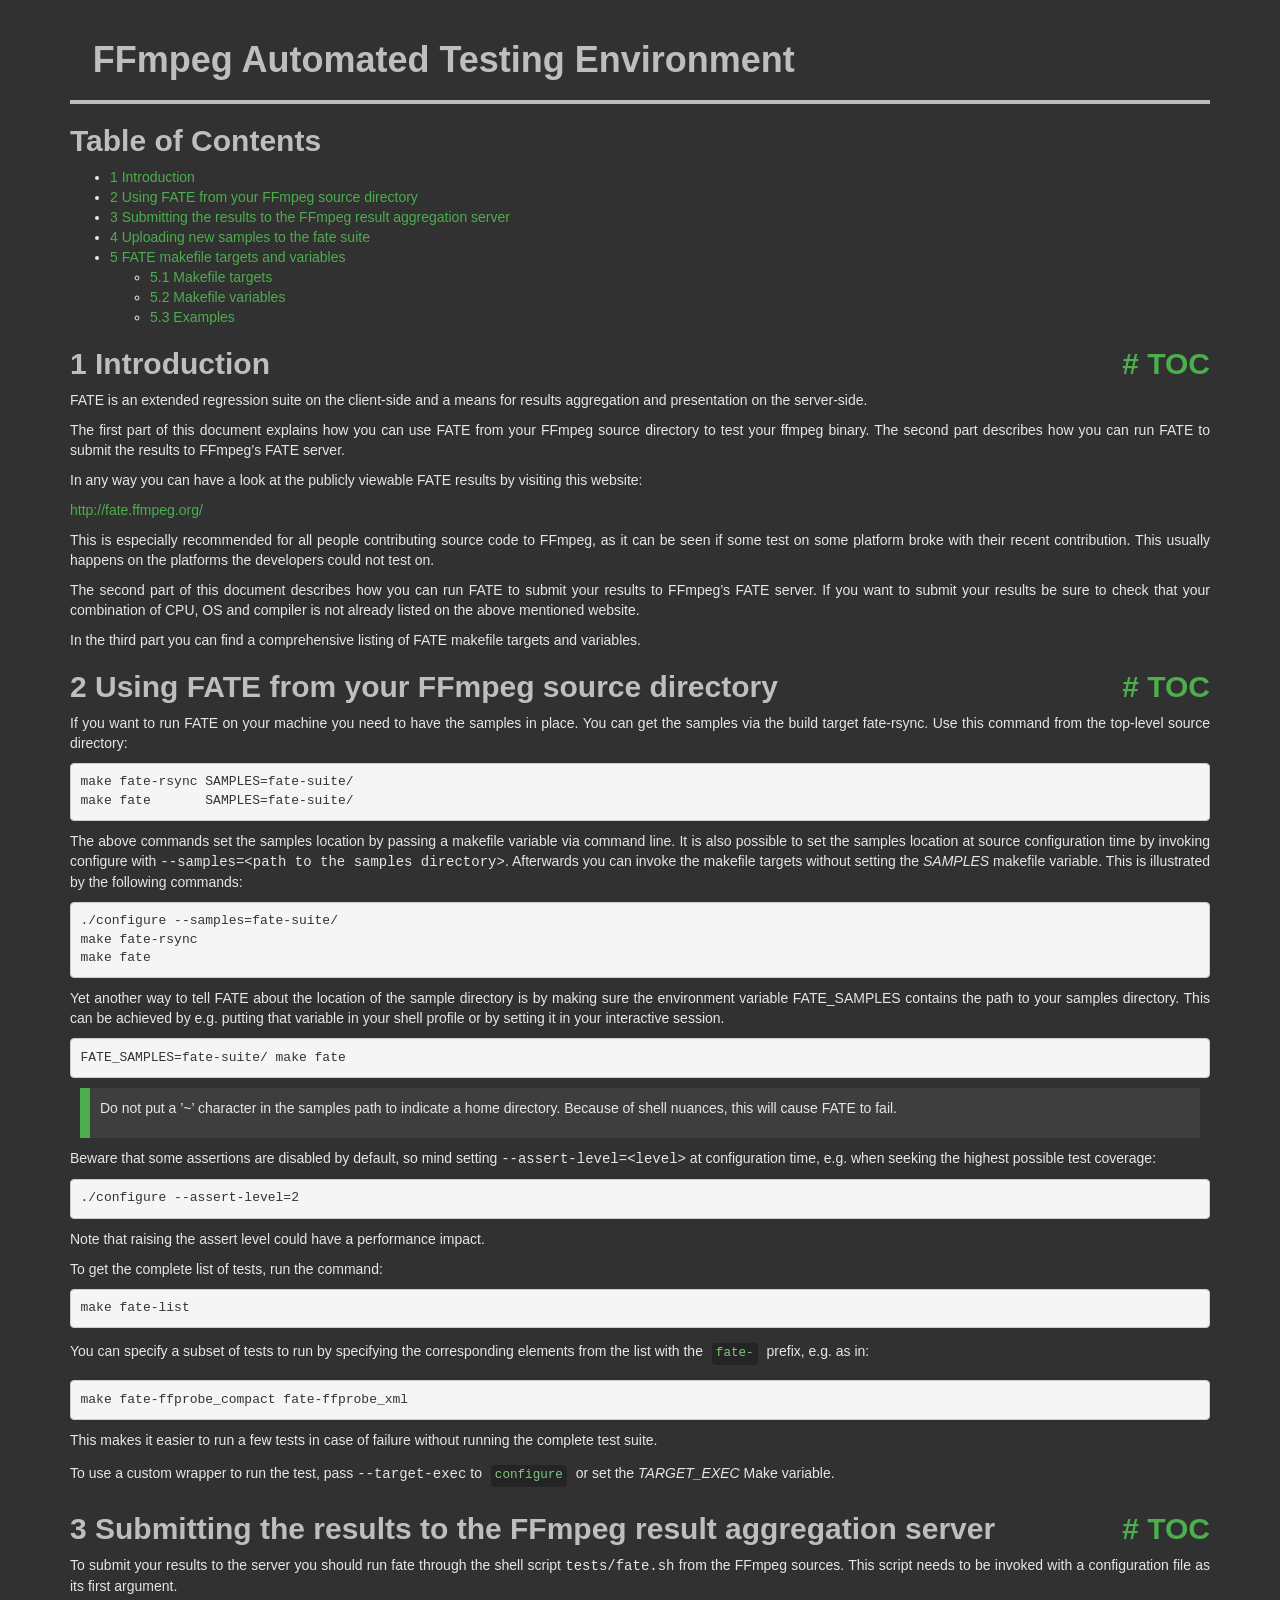
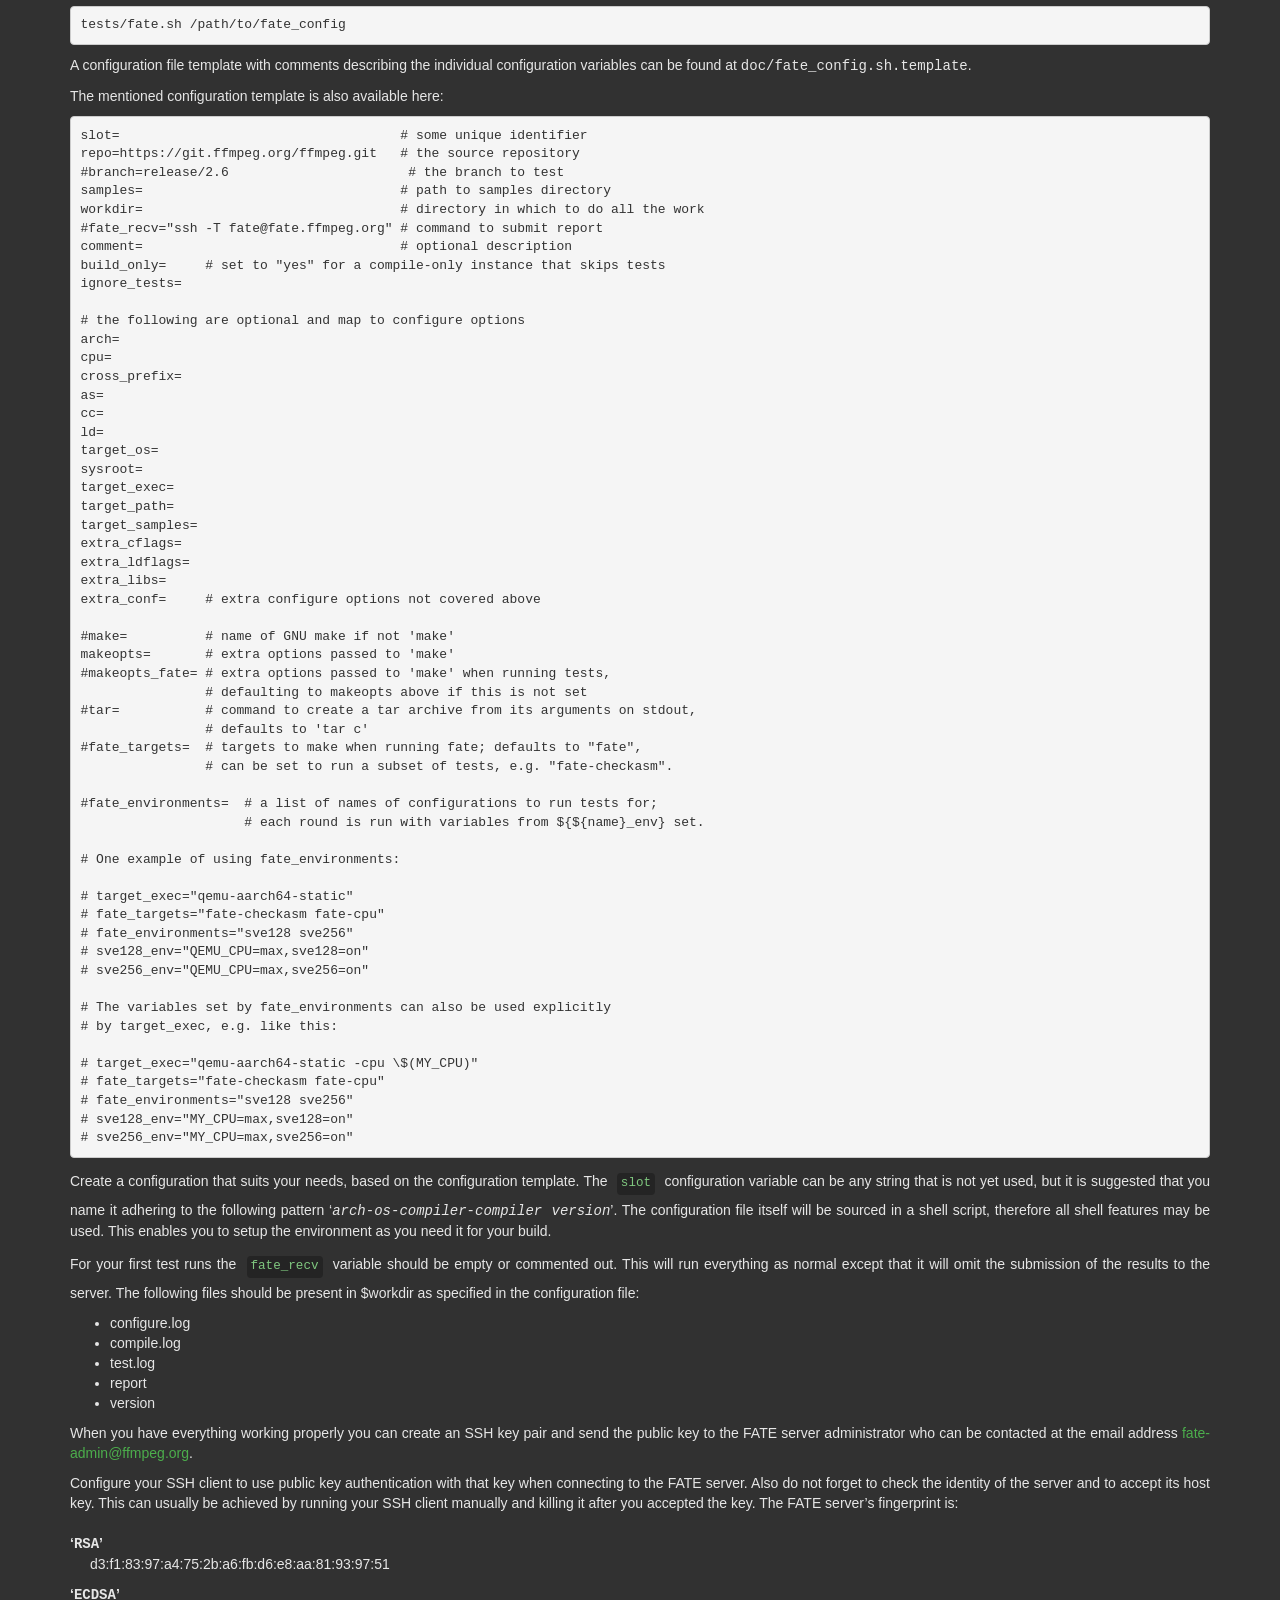
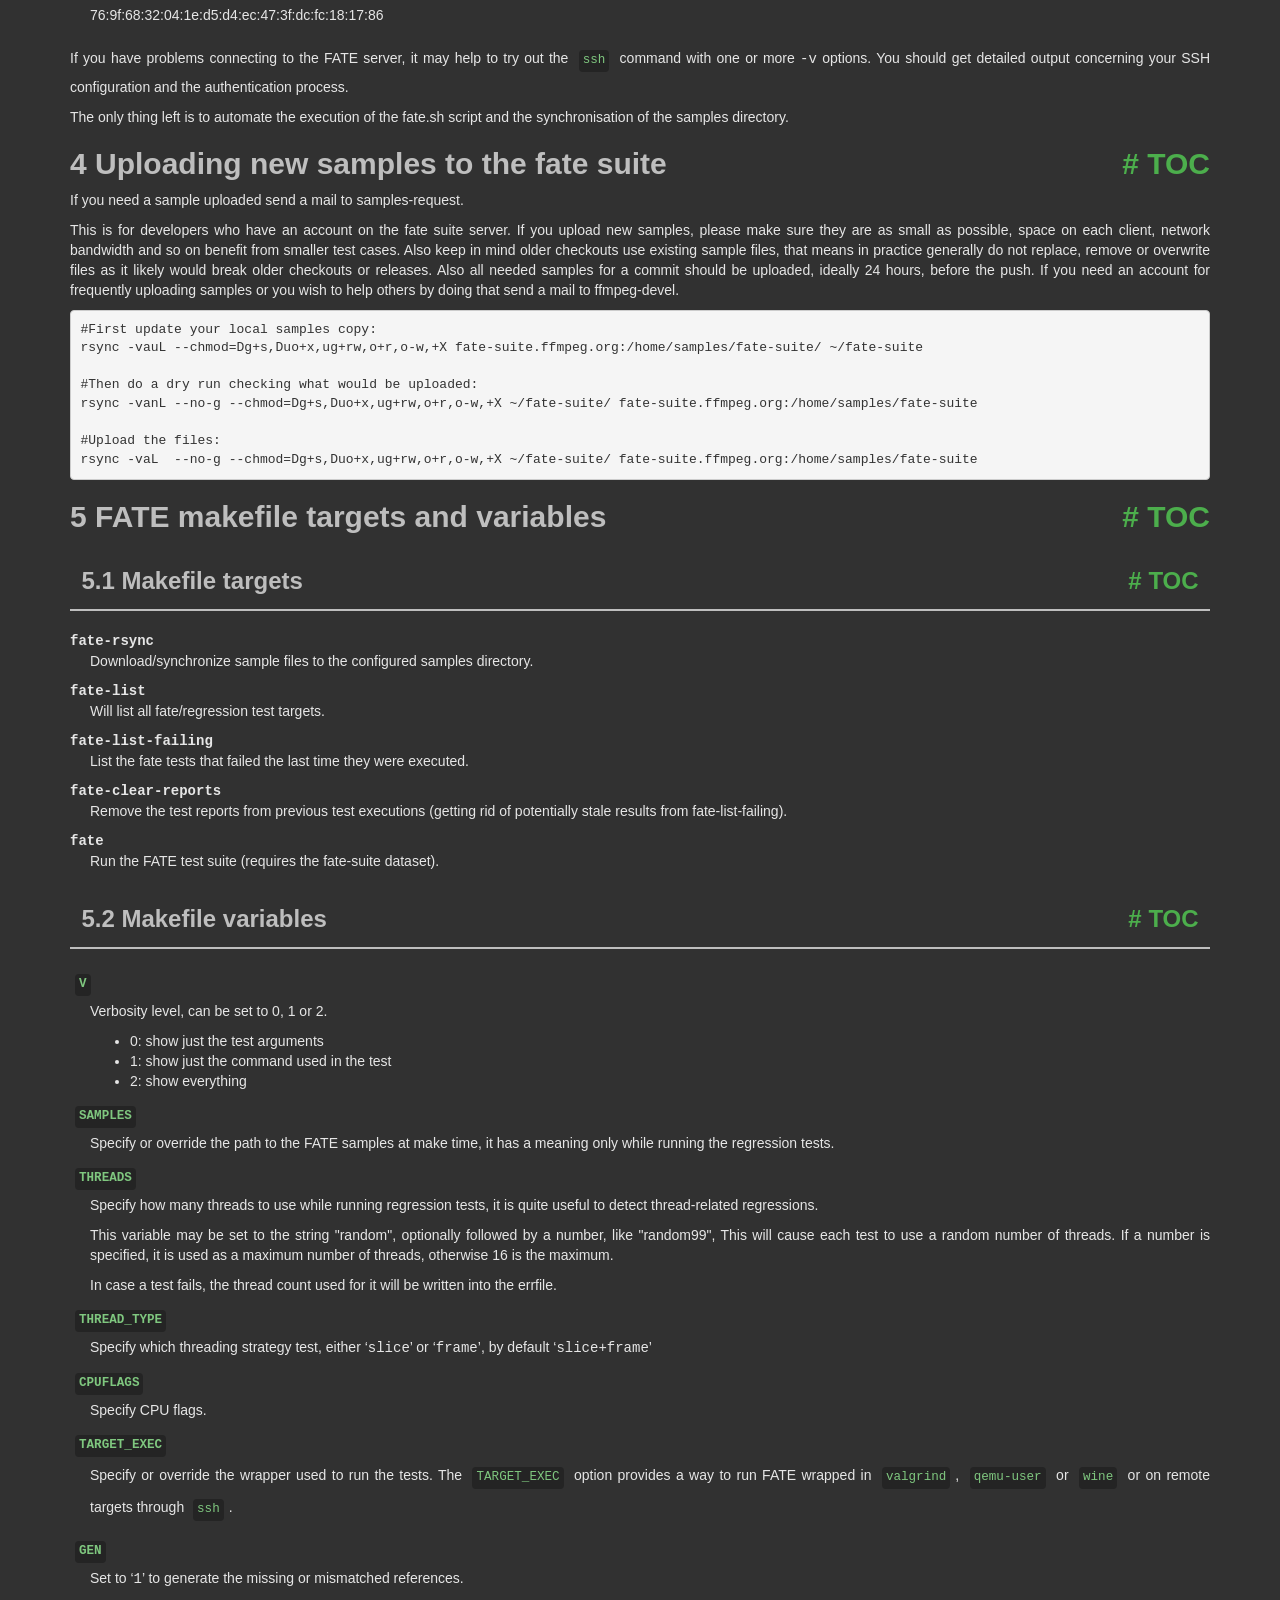
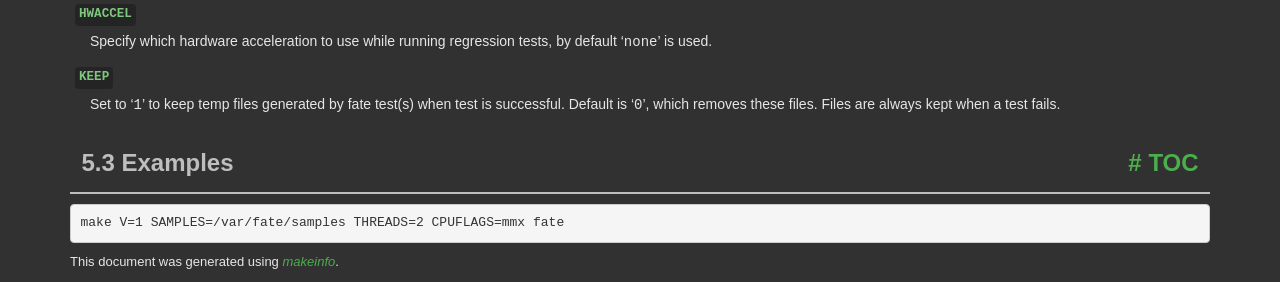
<file: ffmpeg-8.0.1-essentials_build/doc/fate.html>
<!DOCTYPE html PUBLIC "-//W3C//DTD HTML 4.01 Transitional//EN" "http://www.w3.org/TR/html4/loose.dtd">
<html>
<!-- Created by GNU Texinfo 7.2, https://www.gnu.org/software/texinfo/ -->
  <head>
    <meta charset="utf-8">
    <title>
      FFmpeg Automated Testing Environment
    </title>
    <meta name="viewport" content="width=device-width,initial-scale=1.0">
    <link rel="stylesheet" type="text/css" href="bootstrap.min.css">
    <link rel="stylesheet" type="text/css" href="style.min.css">
  </head>
  <body>
    <div class="container">
      <h1>
      FFmpeg Automated Testing Environment
      </h1>


<a name="Top"></a>
<a name="SEC_Top"></a>

<div class="region-contents" id="SEC_Contents">
<h2 class="contents-heading">Table of Contents</h2>

<div class="contents">

<ul class="toc-numbered-mark">
  <li><a id="toc-Introduction" href="#Introduction">1 Introduction</a></li>
  <li><a id="toc-Using-FATE-from-your-FFmpeg-source-directory" href="#Using-FATE-from-your-FFmpeg-source-directory">2 Using FATE from your FFmpeg source directory</a></li>
  <li><a id="toc-Submitting-the-results-to-the-FFmpeg-result-aggregation-server" href="#Submitting-the-results-to-the-FFmpeg-result-aggregation-server">3 Submitting the results to the FFmpeg result aggregation server</a></li>
  <li><a id="toc-Uploading-new-samples-to-the-fate-suite" href="#Uploading-new-samples-to-the-fate-suite">4 Uploading new samples to the fate suite</a></li>
  <li><a id="toc-FATE-makefile-targets-and-variables" href="#FATE-makefile-targets-and-variables">5 FATE makefile targets and variables</a>
  <ul class="toc-numbered-mark">
    <li><a id="toc-Makefile-targets" href="#Makefile-targets">5.1 Makefile targets</a></li>
    <li><a id="toc-Makefile-variables" href="#Makefile-variables">5.2 Makefile variables</a></li>
    <li><a id="toc-Examples" href="#Examples">5.3 Examples</a></li>
  </ul></li>
</ul>
</div>
</div>

<a name="Introduction"></a>
<h2 class="chapter">1 Introduction<span class="pull-right"><a class="anchor hidden-xs" href="#Introduction" aria-hidden="true">#</a> <a class="anchor hidden-xs"href="#toc-Introduction" aria-hidden="true">TOC</a></span></h2>

<p>FATE is an extended regression suite on the client-side and a means
for results aggregation and presentation on the server-side.
</p>
<p>The first part of this document explains how you can use FATE from
your FFmpeg source directory to test your ffmpeg binary. The second
part describes how you can run FATE to submit the results to FFmpeg&rsquo;s
FATE server.
</p>
<p>In any way you can have a look at the publicly viewable FATE results
by visiting this website:
</p>
<p><a class="url" href="http://fate.ffmpeg.org/">http://fate.ffmpeg.org/</a>
</p>
<p>This is especially recommended for all people contributing source
code to FFmpeg, as it can be seen if some test on some platform broke
with their recent contribution. This usually happens on the platforms
the developers could not test on.
</p>
<p>The second part of this document describes how you can run FATE to
submit your results to FFmpeg&rsquo;s FATE server. If you want to submit your
results be sure to check that your combination of CPU, OS and compiler
is not already listed on the above mentioned website.
</p>
<p>In the third part you can find a comprehensive listing of FATE makefile
targets and variables.
</p>

<a name="Using-FATE-from-your-FFmpeg-source-directory"></a>
<h2 class="chapter">2 Using FATE from your FFmpeg source directory<span class="pull-right"><a class="anchor hidden-xs" href="#Using-FATE-from-your-FFmpeg-source-directory" aria-hidden="true">#</a> <a class="anchor hidden-xs"href="#toc-Using-FATE-from-your-FFmpeg-source-directory" aria-hidden="true">TOC</a></span></h2>

<p>If you want to run FATE on your machine you need to have the samples
in place. You can get the samples via the build target fate-rsync.
Use this command from the top-level source directory:
</p>
<div class="example">
<pre class="example-preformatted">make fate-rsync SAMPLES=fate-suite/
make fate       SAMPLES=fate-suite/
</pre></div>

<p>The above commands set the samples location by passing a makefile
variable via command line. It is also possible to set the samples
location at source configuration time by invoking configure with
<samp class="option">--samples=&lt;path to the samples directory&gt;</samp>. Afterwards you can
invoke the makefile targets without setting the <var class="var">SAMPLES</var> makefile
variable. This is illustrated by the following commands:
</p>
<div class="example">
<pre class="example-preformatted">./configure --samples=fate-suite/
make fate-rsync
make fate
</pre></div>

<p>Yet another way to tell FATE about the location of the sample
directory is by making sure the environment variable FATE_SAMPLES
contains the path to your samples directory. This can be achieved
by e.g. putting that variable in your shell profile or by setting
it in your interactive session.
</p>
<div class="example">
<pre class="example-preformatted">FATE_SAMPLES=fate-suite/ make fate
</pre></div>

<div class="info">
<p>Do not put a &rsquo;~&rsquo; character in the samples path to indicate a home
directory. Because of shell nuances, this will cause FATE to fail.
</p></div>
<p>Beware that some assertions are disabled by default, so mind setting
<samp class="option">--assert-level=&lt;level&gt;</samp> at configuration time, e.g. when seeking
the highest possible test coverage:
</p><div class="example">
<pre class="example-preformatted">./configure --assert-level=2
</pre></div>
<p>Note that raising the assert level could have a performance impact.
</p>
<p>To get the complete list of tests, run the command:
</p><div class="example">
<pre class="example-preformatted">make fate-list
</pre></div>

<p>You can specify a subset of tests to run by specifying the
corresponding elements from the list with the <code class="code">fate-</code> prefix,
e.g. as in:
</p><div class="example">
<pre class="example-preformatted">make fate-ffprobe_compact fate-ffprobe_xml
</pre></div>

<p>This makes it easier to run a few tests in case of failure without
running the complete test suite.
</p>
<p>To use a custom wrapper to run the test, pass <samp class="option">--target-exec</samp> to
<code class="command">configure</code> or set the <var class="var">TARGET_EXEC</var> Make variable.
</p>

<a name="Submitting-the-results-to-the-FFmpeg-result-aggregation-server"></a>
<h2 class="chapter">3 Submitting the results to the FFmpeg result aggregation server<span class="pull-right"><a class="anchor hidden-xs" href="#Submitting-the-results-to-the-FFmpeg-result-aggregation-server" aria-hidden="true">#</a> <a class="anchor hidden-xs"href="#toc-Submitting-the-results-to-the-FFmpeg-result-aggregation-server" aria-hidden="true">TOC</a></span></h2>

<p>To submit your results to the server you should run fate through the
shell script <samp class="file">tests/fate.sh</samp> from the FFmpeg sources. This script needs
to be invoked with a configuration file as its first argument.
</p>
<div class="example">
<pre class="example-preformatted">tests/fate.sh /path/to/fate_config
</pre></div>

<p>A configuration file template with comments describing the individual
configuration variables can be found at <samp class="file">doc/fate_config.sh.template</samp>.
</p>
<p>The mentioned configuration template is also available here:
</p><pre class="verbatim">slot=                                    # some unique identifier
repo=https://git.ffmpeg.org/ffmpeg.git   # the source repository
#branch=release/2.6                       # the branch to test
samples=                                 # path to samples directory
workdir=                                 # directory in which to do all the work
#fate_recv=&quot;ssh -T fate@fate.ffmpeg.org&quot; # command to submit report
comment=                                 # optional description
build_only=     # set to &quot;yes&quot; for a compile-only instance that skips tests
ignore_tests=

# the following are optional and map to configure options
arch=
cpu=
cross_prefix=
as=
cc=
ld=
target_os=
sysroot=
target_exec=
target_path=
target_samples=
extra_cflags=
extra_ldflags=
extra_libs=
extra_conf=     # extra configure options not covered above

#make=          # name of GNU make if not 'make'
makeopts=       # extra options passed to 'make'
#makeopts_fate= # extra options passed to 'make' when running tests,
                # defaulting to makeopts above if this is not set
#tar=           # command to create a tar archive from its arguments on stdout,
                # defaults to 'tar c'
#fate_targets=  # targets to make when running fate; defaults to &quot;fate&quot;,
                # can be set to run a subset of tests, e.g. &quot;fate-checkasm&quot;.

#fate_environments=  # a list of names of configurations to run tests for;
                     # each round is run with variables from ${${name}_env} set.

# One example of using fate_environments:

# target_exec=&quot;qemu-aarch64-static&quot;
# fate_targets=&quot;fate-checkasm fate-cpu&quot;
# fate_environments=&quot;sve128 sve256&quot;
# sve128_env=&quot;QEMU_CPU=max,sve128=on&quot;
# sve256_env=&quot;QEMU_CPU=max,sve256=on&quot;

# The variables set by fate_environments can also be used explicitly
# by target_exec, e.g. like this:

# target_exec=&quot;qemu-aarch64-static -cpu \$(MY_CPU)&quot;
# fate_targets=&quot;fate-checkasm fate-cpu&quot;
# fate_environments=&quot;sve128 sve256&quot;
# sve128_env=&quot;MY_CPU=max,sve128=on&quot;
# sve256_env=&quot;MY_CPU=max,sve256=on&quot;
</pre>
<p>Create a configuration that suits your needs, based on the configuration
template. The <code class="env">slot</code> configuration variable can be any string that is not
yet used, but it is suggested that you name it adhering to the following
pattern &lsquo;<samp class="samp"><var class="var">arch</var>-<var class="var">os</var>-<var class="var">compiler</var>-<var class="var">compiler version</var></samp>&rsquo;. The
configuration file itself will be sourced in a shell script, therefore all
shell features may be used. This enables you to setup the environment as you
need it for your build.
</p>
<p>For your first test runs the <code class="env">fate_recv</code> variable should be empty or
commented out. This will run everything as normal except that it will omit
the submission of the results to the server. The following files should be
present in $workdir as specified in the configuration file:
</p>
<ul class="itemize mark-bullet">
<li>configure.log
    </li><li>compile.log
    </li><li>test.log
    </li><li>report
    </li><li>version
</li></ul>

<p>When you have everything working properly you can create an SSH key pair
and send the public key to the FATE server administrator who can be contacted
at the email address <a class="email" href="mailto:fate-admin@ffmpeg.org">fate-admin@ffmpeg.org</a>.
</p>
<p>Configure your SSH client to use public key authentication with that key
when connecting to the FATE server. Also do not forget to check the identity
of the server and to accept its host key. This can usually be achieved by
running your SSH client manually and killing it after you accepted the key.
The FATE server&rsquo;s fingerprint is:
</p>
<dl class="table">
<dt>&lsquo;<samp class="samp">RSA</samp>&rsquo;</dt>
<dd><p>d3:f1:83:97:a4:75:2b:a6:fb:d6:e8:aa:81:93:97:51
</p></dd>
<dt>&lsquo;<samp class="samp">ECDSA</samp>&rsquo;</dt>
<dd><p>76:9f:68:32:04:1e:d5:d4:ec:47:3f:dc:fc:18:17:86
</p></dd>
</dl>

<p>If you have problems connecting to the FATE server, it may help to try out
the <code class="command">ssh</code> command with one or more <samp class="option">-v</samp> options. You should
get detailed output concerning your SSH configuration and the authentication
process.
</p>
<p>The only thing left is to automate the execution of the fate.sh script and
the synchronisation of the samples directory.
</p>
<a name="Uploading-new-samples-to-the-fate-suite"></a>
<h2 class="chapter">4 Uploading new samples to the fate suite<span class="pull-right"><a class="anchor hidden-xs" href="#Uploading-new-samples-to-the-fate-suite" aria-hidden="true">#</a> <a class="anchor hidden-xs"href="#toc-Uploading-new-samples-to-the-fate-suite" aria-hidden="true">TOC</a></span></h2>

<p>If you need a sample uploaded send a mail to samples-request.
</p>
<p>This is for developers who have an account on the fate suite server.
If you upload new samples, please make sure they are as small as possible,
space on each client, network bandwidth and so on benefit from smaller test cases.
Also keep in mind older checkouts use existing sample files, that means in
practice generally do not replace, remove or overwrite files as it likely would
break older checkouts or releases.
Also all needed samples for a commit should be uploaded, ideally 24
hours, before the push.
If you need an account for frequently uploading samples or you wish to help
others by doing that send a mail to ffmpeg-devel.
</p>
<div class="example">
<pre class="example-preformatted">#First update your local samples copy:
rsync -vauL --chmod=Dg+s,Duo+x,ug+rw,o+r,o-w,+X fate-suite.ffmpeg.org:/home/samples/fate-suite/ ~/fate-suite

#Then do a dry run checking what would be uploaded:
rsync -vanL --no-g --chmod=Dg+s,Duo+x,ug+rw,o+r,o-w,+X ~/fate-suite/ fate-suite.ffmpeg.org:/home/samples/fate-suite

#Upload the files:
rsync -vaL  --no-g --chmod=Dg+s,Duo+x,ug+rw,o+r,o-w,+X ~/fate-suite/ fate-suite.ffmpeg.org:/home/samples/fate-suite
</pre></div>


<a name="FATE-makefile-targets-and-variables"></a>
<h2 class="chapter">5 FATE makefile targets and variables<span class="pull-right"><a class="anchor hidden-xs" href="#FATE-makefile-targets-and-variables" aria-hidden="true">#</a> <a class="anchor hidden-xs"href="#toc-FATE-makefile-targets-and-variables" aria-hidden="true">TOC</a></span></h2>

<a name="Makefile-targets"></a>
<h3 class="section">5.1 Makefile targets<span class="pull-right"><a class="anchor hidden-xs" href="#Makefile-targets" aria-hidden="true">#</a> <a class="anchor hidden-xs"href="#toc-Makefile-targets" aria-hidden="true">TOC</a></span></h3>

<dl class="table">
<dt><samp class="option">fate-rsync</samp></dt>
<dd><p>Download/synchronize sample files to the configured samples directory.
</p>
</dd>
<dt><samp class="option">fate-list</samp></dt>
<dd><p>Will list all fate/regression test targets.
</p>
</dd>
<dt><samp class="option">fate-list-failing</samp></dt>
<dd><p>List the fate tests that failed the last time they were executed.
</p>
</dd>
<dt><samp class="option">fate-clear-reports</samp></dt>
<dd><p>Remove the test reports from previous test executions (getting rid of
potentially stale results from fate-list-failing).
</p>
</dd>
<dt><samp class="option">fate</samp></dt>
<dd><p>Run the FATE test suite (requires the fate-suite dataset).
</p></dd>
</dl>

<a name="Makefile-variables"></a>
<h3 class="section">5.2 Makefile variables<span class="pull-right"><a class="anchor hidden-xs" href="#Makefile-variables" aria-hidden="true">#</a> <a class="anchor hidden-xs"href="#toc-Makefile-variables" aria-hidden="true">TOC</a></span></h3>

<dl class="table">
<dt><code class="env">V</code></dt>
<dd><p>Verbosity level, can be set to 0, 1 or 2.
    </p><ul class="itemize mark-bullet">
<li>0: show just the test arguments
        </li><li>1: show just the command used in the test
        </li><li>2: show everything
    </li></ul>

</dd>
<dt><code class="env">SAMPLES</code></dt>
<dd><p>Specify or override the path to the FATE samples at make time, it has a
meaning only while running the regression tests.
</p>
</dd>
<dt><code class="env">THREADS</code></dt>
<dd><p>Specify how many threads to use while running regression tests, it is
quite useful to detect thread-related regressions.
</p>
<p>This variable may be set to the string &quot;random&quot;, optionally followed by a
number, like &quot;random99&quot;, This will cause each test to use a random number of
threads. If a number is specified, it is used as a maximum number of threads,
otherwise 16 is the maximum.
</p>
<p>In case a test fails, the thread count used for it will be written into the
errfile.
</p>
</dd>
<dt><code class="env">THREAD_TYPE</code></dt>
<dd><p>Specify which threading strategy test, either &lsquo;<samp class="samp">slice</samp>&rsquo; or &lsquo;<samp class="samp">frame</samp>&rsquo;,
by default &lsquo;<samp class="samp">slice+frame</samp>&rsquo;
</p>
</dd>
<dt><code class="env">CPUFLAGS</code></dt>
<dd><p>Specify CPU flags.
</p>
</dd>
<dt><code class="env">TARGET_EXEC</code></dt>
<dd><p>Specify or override the wrapper used to run the tests.
The <code class="env">TARGET_EXEC</code> option provides a way to run FATE wrapped in
<code class="command">valgrind</code>, <code class="command">qemu-user</code> or <code class="command">wine</code> or on remote targets
through <code class="command">ssh</code>.
</p>
</dd>
<dt><code class="env">GEN</code></dt>
<dd><p>Set to &lsquo;<samp class="samp">1</samp>&rsquo; to generate the missing or mismatched references.
</p>
</dd>
<dt><code class="env">HWACCEL</code></dt>
<dd><p>Specify which hardware acceleration to use while running regression tests,
by default &lsquo;<samp class="samp">none</samp>&rsquo; is used.
</p>
</dd>
<dt><code class="env">KEEP</code></dt>
<dd><p>Set to &lsquo;<samp class="samp">1</samp>&rsquo; to keep temp files generated by fate test(s) when test is successful.
Default is &lsquo;<samp class="samp">0</samp>&rsquo;, which removes these files. Files are always kept when a test
fails.
</p>
</dd>
</dl>

<a name="Examples"></a>
<h3 class="section">5.3 Examples<span class="pull-right"><a class="anchor hidden-xs" href="#Examples" aria-hidden="true">#</a> <a class="anchor hidden-xs"href="#toc-Examples" aria-hidden="true">TOC</a></span></h3>

<div class="example">
<pre class="example-preformatted">make V=1 SAMPLES=/var/fate/samples THREADS=2 CPUFLAGS=mmx fate
</pre></div>
      <p style="font-size: small;">
        This document was generated using <a class="uref" href="https://www.gnu.org/software/texinfo/"><em class="emph">makeinfo</em></a>.
      </p>
    </div>
  </body>
</html>
</file>
<file: ffmpeg-8.0.1-essentials_build/doc/style.min.css>
/*!
The MIT License (MIT)

Copyright (c) 2014 Barbara Lepage <db0company@gmail.com>

Permission is hereby granted, free of charge, to any person obtaining a copy
of this software and associated documentation files (the "Software"), to deal
in the Software without restriction, including without limitation the rights
to use, copy, modify, merge, publish, distribute, sublicense, and/or sell
copies of the Software, and to permit persons to whom the Software is
furnished to do so, subject to the following conditions:

The above copyright notice and this permission notice shall be included in all
copies or substantial portions of the Software.

THE SOFTWARE IS PROVIDED "AS IS", WITHOUT WARRANTY OF ANY KIND, EXPRESS OR
IMPLIED, INCLUDING BUT NOT LIMITED TO THE WARRANTIES OF MERCHANTABILITY,
FITNESS FOR A PARTICULAR PURPOSE AND NONINFRINGEMENT. IN NO EVENT SHALL THE
AUTHORS OR COPYRIGHT HOLDERS BE LIABLE FOR ANY CLAIM, DAMAGES OR OTHER
LIABILITY, WHETHER IN AN ACTION OF CONTRACT, TORT OR OTHERWISE, ARISING FROM,
OUT OF OR IN CONNECTION WITH THE SOFTWARE OR THE USE OR OTHER DEALINGS IN THE
SOFTWARE.
 */body{background-color:#313131;color:#e6e6e6;text-align:justify}body, h1, h2, h3, h4, h5, h6{font-family:"Lucida Grande","Lucida Sans Unicode","Lucida Sans","Helvetica Neue",Helvetica,Verdana,Tahoma,sans-serif}a{color:#4cae4c}a strong{color:#e6e6e6}a:hover{color:#7fc77f}a:hover strong{color:#4cae4c}main{width:100% ! important;min-height:600px;margin:auto}h1, h2, h3, h4{font-weight:bold;text-align:left}h1, h2, h3{color:#bebebe}h1 strong, h2 strong, h3 strong{color:#e6e6e6}h4, h5, h6{color:#3c8b3c}h1{border-bottom:4px #bebebe solid;padding:20px 2%}h3{border-bottom:2px #bebebe solid;padding:15px 1%}h4{border-bottom:1px solid #e6e6e6;padding:10px 0;margin:20px 0;color:#e6e6e6}.list-group .list-group-item{background-color:#3e3e3e;border-color:black}.list-group.list-group-big .list-group-item{padding:25px}.list-group a.list-group-item{color:#7fc77f}.list-group a.list-group-item:hover{background-color:#313131;color:#4cae4c}.well{background-color:#242424;border-color:black;color:#bebebe}.well strong{color:#e6e6e6}.well code{background-color:#313131}.well hr{border-color:#3c8b3c}.well h3{margin:5px 0 15px 0;border:0;padding:0}.well a{color:#4cae4c}.well a.btn{color:white}.well small{display:block;padding:0 10px;font-style:italic}.well.example{padding-top:40px;margin-bottom:130px}.well.example pre{margin:50px;margin-bottom:30px;font-size:1.5em}.well.example .btn{margin-right:50px;margin-bottom:20px}.well.well-with-icon{min-height:136px}.well.well-with-icon .pull-right,.well.well-with-icon .pull-left{background-color:#4cae4c;color:#e6e6e6;padding:10px;border-radius:5px;margin:5px}.well.well-with-icon .pull-right{margin-left:20px}.well.well-with-icon .pull-left{margin-right:20px}a.well{display:block}a.well:hover{text-decoration:none;opacity:0.8}.info, .warning{margin:10px;padding:10px;background-color:#3e3e3e;color:#e6e6e6}.info code, .warning code{background-color:#313131}.info{border-left:10px #4cae4c solid}.warning{border-left:10px #ae4c4c solid}.with-icon{padding:30px}.with-icon .pull-left{padding-right:30px}.with-icon .pull-right{padding-left:30px}dd{margin-left:20px}code{background-color:#242424;color:#7fc77f;display:inline-block;margin:5px}.table{margin:20px 0;border-radius:4px}.table th,.table td,.table tr{border:1px solid #171717}.table tr th{background-color:#3e3e3e;border-bottom:2px solid #e6e6e6}.table tr:nth-child(odd){background-color:#242424}#sidebar-wrapper, .navbar{background-color:#171717;overflow-x:hidden}#sidebar-wrapper .sidebar-brand img,#sidebar-wrapper .navbar-brand img, .navbar .sidebar-brand img, .navbar .navbar-brand img{opacity:0.6;margin-right:8px}#sidebar-wrapper .sidebar-brand:hover,#sidebar-wrapper .navbar-brand:hover, .navbar .sidebar-brand:hover, .navbar .navbar-brand:hover{color:#fff}#sidebar-wrapper .sidebar-brand:hover img,#sidebar-wrapper .navbar-brand:hover img, .navbar .sidebar-brand:hover img, .navbar .navbar-brand:hover img{opacity:1}#sidebar-wrapper .sidebar-nav li ul, .navbar .sidebar-nav li ul{list-style-type:none;padding:0}#sidebar-wrapper .sidebar-nav li ul li, .navbar .sidebar-nav li ul li{line-height:20px}#sidebar-wrapper .sidebar-nav li ul li a, .navbar .sidebar-nav li ul li a{padding-left:20px}.content-header{height:auto;background-color:#242424}.content-header h1{color:#e6e6e6;display:block;margin:0;margin-bottom:20px;line-height:normal;border-bottom:none}#download h4, #index h4{margin-top:180px}#download h4.first, #index h4.first{margin-top:20px}#download h4.first small, #index h4.first small{color:inherit;font-size:1em}#download .btn-download-wrapper, #index .btn-download-wrapper{text-align:center;margin:160px auto}#download .btn-download-wrapper .btn, #index .btn-download-wrapper .btn{font-size:3em;padding:3%;display:inline-block;margin-bottom:5px}#download .btn-download-wrapper small, #index .btn-download-wrapper small{display:block;font-size:0.4em}#download h2.description, #index h2.description{color:#e6e6e6;font-size:2em;font-weight:bold;margin:120px 50px;line-height:2em}#download h2.description .label, #index h2.description .label{font-size:0.5em}#download .btn-download-wrapper{margin:40px auto}#download .os-selector{text-align:center;color:#e6e6e6;margin:30px 0}#download .os-selector a.btn-build{color:#e6e6e6;display:block;padding:20px;border-radius:2px}#download .os-selector .btn-build[href="#build-linux"]{background-color:#e43}#download .os-selector .btn-build[href="#build-linux"]:hover{color:#e43;background-color:#e6e6e6}#download .os-selector .btn-build[href="#build-windows"]{background-color:#06a}#download .os-selector .btn-build[href="#build-windows"]:hover{color:#06a;background-color:#e6e6e6}#download .os-selector .btn-build[href="#build-mac"]{background-color:darkgrey}#download .os-selector .btn-build[href="#build-mac"]:hover{color:darkgrey;background-color:#e6e6e6}#download .os-selector .tab-content{margin-top:20px}#download .os-selector #build-linux h3{color:#e43}#download .os-selector #build-windows h3{color:#06a}#download .os-selector #build-mac h3{color:darkgrey}footer{background-color:#242424;border-top:1px #101010 solid;padding:20px 0%}footer a{display:block}footer img[alt="FFmpeg"]{width:50%;display:block;margin:auto}.example.user-good pre{color:#bfbfbf;border:1px solid #357735;border-left:10px solid #357735;background-color:#242424}.example.user-bad pre{color:#bfbfbf;border:1px solid #ae4c4c;border-left:10px solid #ae4c4c;background-color:#242424}
</file>
